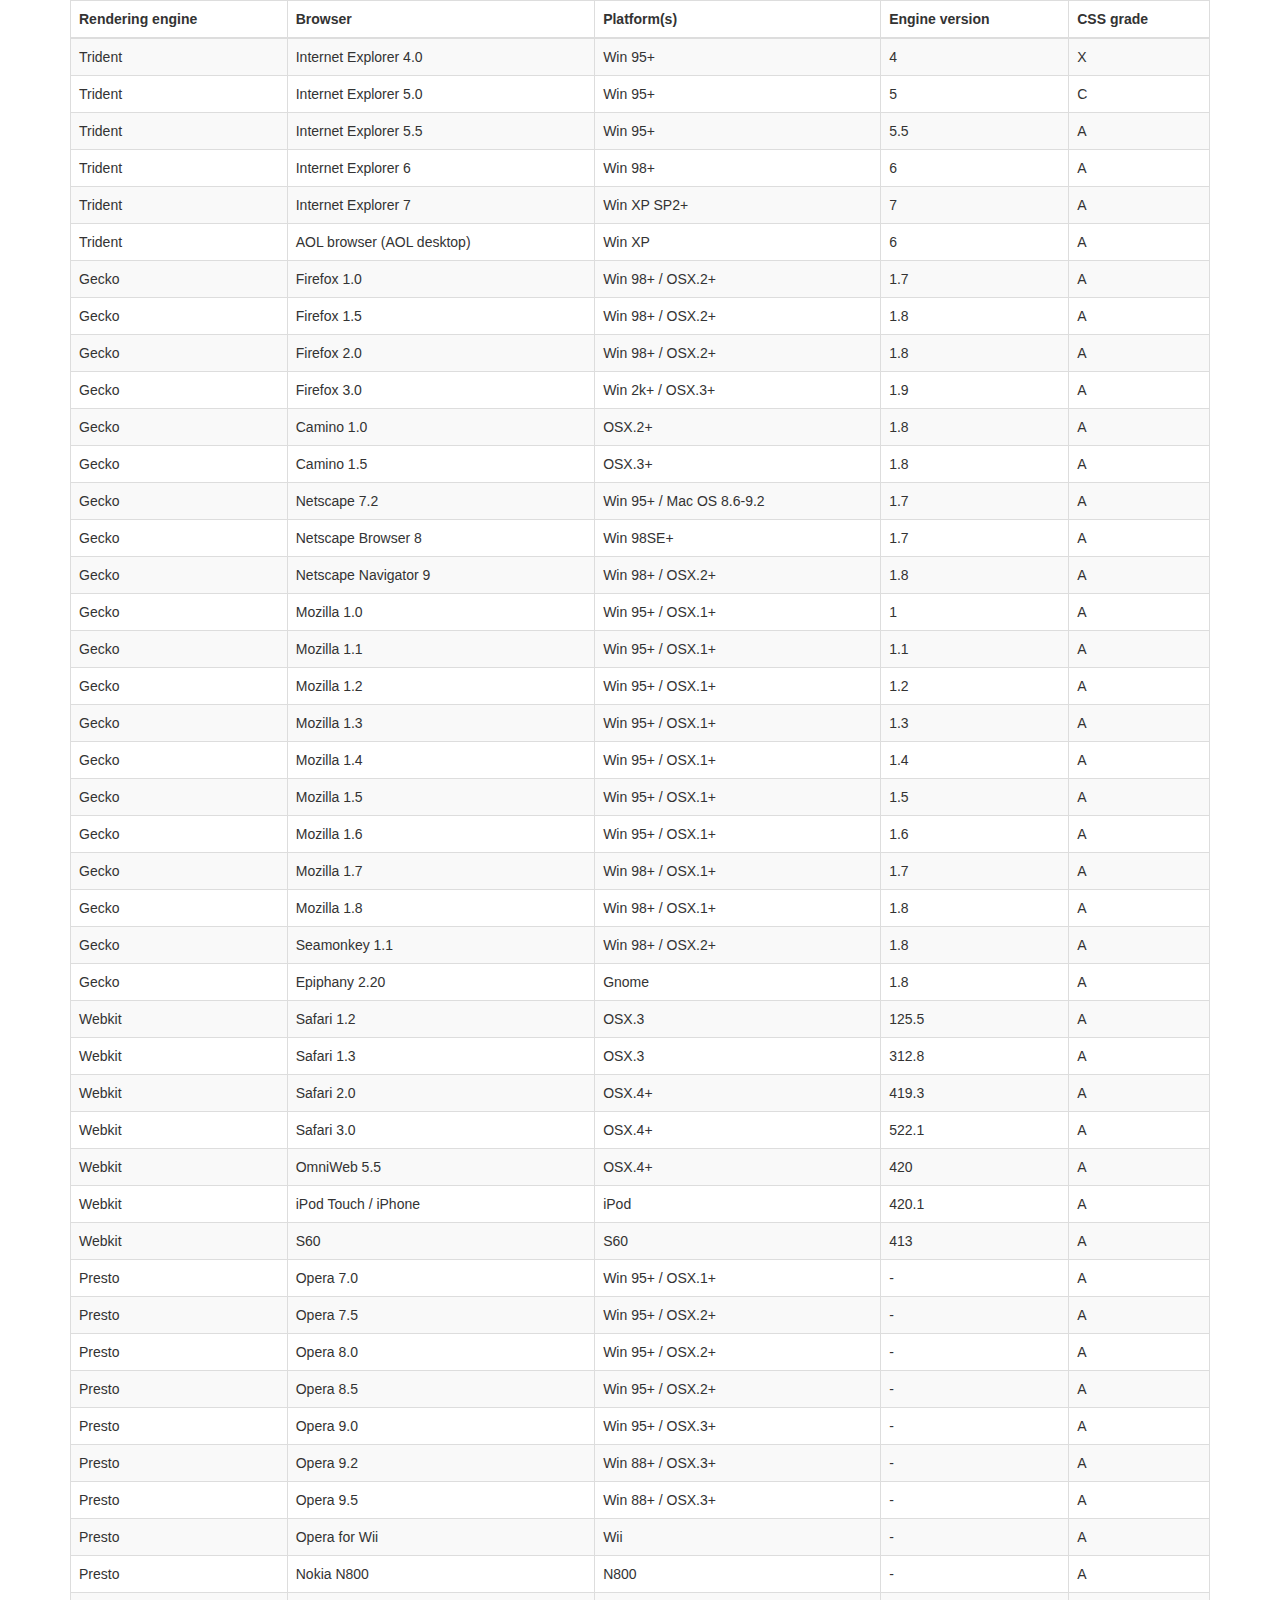
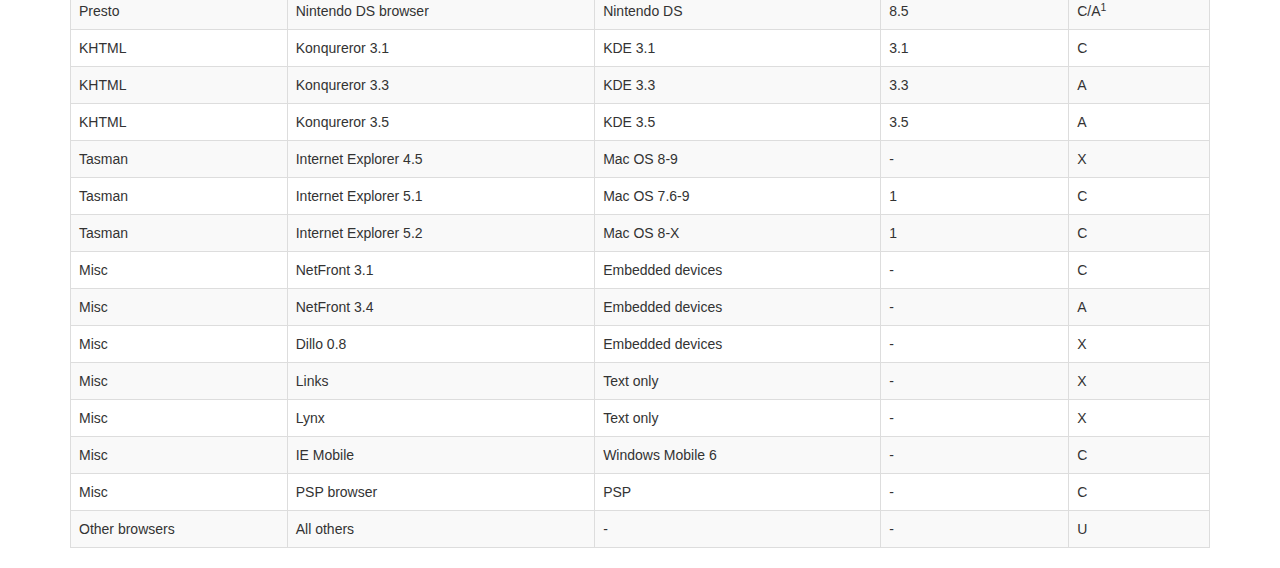
<file: vendor/datatables-plugins/index.html>
<!DOCTYPE HTML PUBLIC "-//W3C//DTD HTML 4.01//EN" "http://www.w3.org/TR/html4/strict.dtd">
<html>
	<head>
		<meta http-equiv="content-type" content="text/html; charset=utf-8" />
		
		<title>DataTables Bootstrap 3 example</title>

		<link rel="stylesheet" type="text/css" href="//maxcdn.bootstrapcdn.com/bootstrap/3.3.0/css/bootstrap.min.css">
		<link rel="stylesheet" type="text/css" href="dataTables.bootstrap.css">

		<script type="text/javascript" language="javascript" src="//code.jquery.com/jquery-1.11.1.min.js"></script>
		<script type="text/javascript" language="javascript" src="//cdn.datatables.net/1.10.3/js/jquery.dataTables.min.js"></script>
		<script type="text/javascript" language="javascript" src="dataTables.bootstrap.js"></script>
		<script type="text/javascript" charset="utf-8">
			$(document).ready(function() {
				$('#example').dataTable();
			} );
		</script>
	</head>
	<body>
		<div class="container">
			
<table cellpadding="0" cellspacing="0" border="0" class="table table-striped table-bordered" id="example">
	<thead>
		<tr>
			<th>Rendering engine</th>
			<th>Browser</th>
			<th>Platform(s)</th>
			<th>Engine version</th>
			<th>CSS grade</th>
		</tr>
	</thead>
	<tbody>
		<tr class="odd gradeX">
			<td>Trident</td>
			<td>Internet
				 Explorer 4.0</td>
			<td>Win 95+</td>
			<td class="center"> 4</td>
			<td class="center">X</td>
		</tr>
		<tr class="even gradeC">
			<td>Trident</td>
			<td>Internet
				 Explorer 5.0</td>
			<td>Win 95+</td>
			<td class="center">5</td>
			<td class="center">C</td>
		</tr>
		<tr class="odd gradeA">
			<td>Trident</td>
			<td>Internet
				 Explorer 5.5</td>
			<td>Win 95+</td>
			<td class="center">5.5</td>
			<td class="center">A</td>
		</tr>
		<tr class="even gradeA">
			<td>Trident</td>
			<td>Internet
				 Explorer 6</td>
			<td>Win 98+</td>
			<td class="center">6</td>
			<td class="center">A</td>
		</tr>
		<tr class="odd gradeA">
			<td>Trident</td>
			<td>Internet Explorer 7</td>
			<td>Win XP SP2+</td>
			<td class="center">7</td>
			<td class="center">A</td>
		</tr>
		<tr class="even gradeA">
			<td>Trident</td>
			<td>AOL browser (AOL desktop)</td>
			<td>Win XP</td>
			<td class="center">6</td>
			<td class="center">A</td>
		</tr>
		<tr class="gradeA">
			<td>Gecko</td>
			<td>Firefox 1.0</td>
			<td>Win 98+ / OSX.2+</td>
			<td class="center">1.7</td>
			<td class="center">A</td>
		</tr>
		<tr class="gradeA">
			<td>Gecko</td>
			<td>Firefox 1.5</td>
			<td>Win 98+ / OSX.2+</td>
			<td class="center">1.8</td>
			<td class="center">A</td>
		</tr>
		<tr class="gradeA">
			<td>Gecko</td>
			<td>Firefox 2.0</td>
			<td>Win 98+ / OSX.2+</td>
			<td class="center">1.8</td>
			<td class="center">A</td>
		</tr>
		<tr class="gradeA">
			<td>Gecko</td>
			<td>Firefox 3.0</td>
			<td>Win 2k+ / OSX.3+</td>
			<td class="center">1.9</td>
			<td class="center">A</td>
		</tr>
		<tr class="gradeA">
			<td>Gecko</td>
			<td>Camino 1.0</td>
			<td>OSX.2+</td>
			<td class="center">1.8</td>
			<td class="center">A</td>
		</tr>
		<tr class="gradeA">
			<td>Gecko</td>
			<td>Camino 1.5</td>
			<td>OSX.3+</td>
			<td class="center">1.8</td>
			<td class="center">A</td>
		</tr>
		<tr class="gradeA">
			<td>Gecko</td>
			<td>Netscape 7.2</td>
			<td>Win 95+ / Mac OS 8.6-9.2</td>
			<td class="center">1.7</td>
			<td class="center">A</td>
		</tr>
		<tr class="gradeA">
			<td>Gecko</td>
			<td>Netscape Browser 8</td>
			<td>Win 98SE+</td>
			<td class="center">1.7</td>
			<td class="center">A</td>
		</tr>
		<tr class="gradeA">
			<td>Gecko</td>
			<td>Netscape Navigator 9</td>
			<td>Win 98+ / OSX.2+</td>
			<td class="center">1.8</td>
			<td class="center">A</td>
		</tr>
		<tr class="gradeA">
			<td>Gecko</td>
			<td>Mozilla 1.0</td>
			<td>Win 95+ / OSX.1+</td>
			<td class="center">1</td>
			<td class="center">A</td>
		</tr>
		<tr class="gradeA">
			<td>Gecko</td>
			<td>Mozilla 1.1</td>
			<td>Win 95+ / OSX.1+</td>
			<td class="center">1.1</td>
			<td class="center">A</td>
		</tr>
		<tr class="gradeA">
			<td>Gecko</td>
			<td>Mozilla 1.2</td>
			<td>Win 95+ / OSX.1+</td>
			<td class="center">1.2</td>
			<td class="center">A</td>
		</tr>
		<tr class="gradeA">
			<td>Gecko</td>
			<td>Mozilla 1.3</td>
			<td>Win 95+ / OSX.1+</td>
			<td class="center">1.3</td>
			<td class="center">A</td>
		</tr>
		<tr class="gradeA">
			<td>Gecko</td>
			<td>Mozilla 1.4</td>
			<td>Win 95+ / OSX.1+</td>
			<td class="center">1.4</td>
			<td class="center">A</td>
		</tr>
		<tr class="gradeA">
			<td>Gecko</td>
			<td>Mozilla 1.5</td>
			<td>Win 95+ / OSX.1+</td>
			<td class="center">1.5</td>
			<td class="center">A</td>
		</tr>
		<tr class="gradeA">
			<td>Gecko</td>
			<td>Mozilla 1.6</td>
			<td>Win 95+ / OSX.1+</td>
			<td class="center">1.6</td>
			<td class="center">A</td>
		</tr>
		<tr class="gradeA">
			<td>Gecko</td>
			<td>Mozilla 1.7</td>
			<td>Win 98+ / OSX.1+</td>
			<td class="center">1.7</td>
			<td class="center">A</td>
		</tr>
		<tr class="gradeA">
			<td>Gecko</td>
			<td>Mozilla 1.8</td>
			<td>Win 98+ / OSX.1+</td>
			<td class="center">1.8</td>
			<td class="center">A</td>
		</tr>
		<tr class="gradeA">
			<td>Gecko</td>
			<td>Seamonkey 1.1</td>
			<td>Win 98+ / OSX.2+</td>
			<td class="center">1.8</td>
			<td class="center">A</td>
		</tr>
		<tr class="gradeA">
			<td>Gecko</td>
			<td>Epiphany 2.20</td>
			<td>Gnome</td>
			<td class="center">1.8</td>
			<td class="center">A</td>
		</tr>
		<tr class="gradeA">
			<td>Webkit</td>
			<td>Safari 1.2</td>
			<td>OSX.3</td>
			<td class="center">125.5</td>
			<td class="center">A</td>
		</tr>
		<tr class="gradeA">
			<td>Webkit</td>
			<td>Safari 1.3</td>
			<td>OSX.3</td>
			<td class="center">312.8</td>
			<td class="center">A</td>
		</tr>
		<tr class="gradeA">
			<td>Webkit</td>
			<td>Safari 2.0</td>
			<td>OSX.4+</td>
			<td class="center">419.3</td>
			<td class="center">A</td>
		</tr>
		<tr class="gradeA">
			<td>Webkit</td>
			<td>Safari 3.0</td>
			<td>OSX.4+</td>
			<td class="center">522.1</td>
			<td class="center">A</td>
		</tr>
		<tr class="gradeA">
			<td>Webkit</td>
			<td>OmniWeb 5.5</td>
			<td>OSX.4+</td>
			<td class="center">420</td>
			<td class="center">A</td>
		</tr>
		<tr class="gradeA">
			<td>Webkit</td>
			<td>iPod Touch / iPhone</td>
			<td>iPod</td>
			<td class="center">420.1</td>
			<td class="center">A</td>
		</tr>
		<tr class="gradeA">
			<td>Webkit</td>
			<td>S60</td>
			<td>S60</td>
			<td class="center">413</td>
			<td class="center">A</td>
		</tr>
		<tr class="gradeA">
			<td>Presto</td>
			<td>Opera 7.0</td>
			<td>Win 95+ / OSX.1+</td>
			<td class="center">-</td>
			<td class="center">A</td>
		</tr>
		<tr class="gradeA">
			<td>Presto</td>
			<td>Opera 7.5</td>
			<td>Win 95+ / OSX.2+</td>
			<td class="center">-</td>
			<td class="center">A</td>
		</tr>
		<tr class="gradeA">
			<td>Presto</td>
			<td>Opera 8.0</td>
			<td>Win 95+ / OSX.2+</td>
			<td class="center">-</td>
			<td class="center">A</td>
		</tr>
		<tr class="gradeA">
			<td>Presto</td>
			<td>Opera 8.5</td>
			<td>Win 95+ / OSX.2+</td>
			<td class="center">-</td>
			<td class="center">A</td>
		</tr>
		<tr class="gradeA">
			<td>Presto</td>
			<td>Opera 9.0</td>
			<td>Win 95+ / OSX.3+</td>
			<td class="center">-</td>
			<td class="center">A</td>
		</tr>
		<tr class="gradeA">
			<td>Presto</td>
			<td>Opera 9.2</td>
			<td>Win 88+ / OSX.3+</td>
			<td class="center">-</td>
			<td class="center">A</td>
		</tr>
		<tr class="gradeA">
			<td>Presto</td>
			<td>Opera 9.5</td>
			<td>Win 88+ / OSX.3+</td>
			<td class="center">-</td>
			<td class="center">A</td>
		</tr>
		<tr class="gradeA">
			<td>Presto</td>
			<td>Opera for Wii</td>
			<td>Wii</td>
			<td class="center">-</td>
			<td class="center">A</td>
		</tr>
		<tr class="gradeA">
			<td>Presto</td>
			<td>Nokia N800</td>
			<td>N800</td>
			<td class="center">-</td>
			<td class="center">A</td>
		</tr>
		<tr class="gradeA">
			<td>Presto</td>
			<td>Nintendo DS browser</td>
			<td>Nintendo DS</td>
			<td class="center">8.5</td>
			<td class="center">C/A<sup>1</sup></td>
		</tr>
		<tr class="gradeC">
			<td>KHTML</td>
			<td>Konqureror 3.1</td>
			<td>KDE 3.1</td>
			<td class="center">3.1</td>
			<td class="center">C</td>
		</tr>
		<tr class="gradeA">
			<td>KHTML</td>
			<td>Konqureror 3.3</td>
			<td>KDE 3.3</td>
			<td class="center">3.3</td>
			<td class="center">A</td>
		</tr>
		<tr class="gradeA">
			<td>KHTML</td>
			<td>Konqureror 3.5</td>
			<td>KDE 3.5</td>
			<td class="center">3.5</td>
			<td class="center">A</td>
		</tr>
		<tr class="gradeX">
			<td>Tasman</td>
			<td>Internet Explorer 4.5</td>
			<td>Mac OS 8-9</td>
			<td class="center">-</td>
			<td class="center">X</td>
		</tr>
		<tr class="gradeC">
			<td>Tasman</td>
			<td>Internet Explorer 5.1</td>
			<td>Mac OS 7.6-9</td>
			<td class="center">1</td>
			<td class="center">C</td>
		</tr>
		<tr class="gradeC">
			<td>Tasman</td>
			<td>Internet Explorer 5.2</td>
			<td>Mac OS 8-X</td>
			<td class="center">1</td>
			<td class="center">C</td>
		</tr>
		<tr class="gradeA">
			<td>Misc</td>
			<td>NetFront 3.1</td>
			<td>Embedded devices</td>
			<td class="center">-</td>
			<td class="center">C</td>
		</tr>
		<tr class="gradeA">
			<td>Misc</td>
			<td>NetFront 3.4</td>
			<td>Embedded devices</td>
			<td class="center">-</td>
			<td class="center">A</td>
		</tr>
		<tr class="gradeX">
			<td>Misc</td>
			<td>Dillo 0.8</td>
			<td>Embedded devices</td>
			<td class="center">-</td>
			<td class="center">X</td>
		</tr>
		<tr class="gradeX">
			<td>Misc</td>
			<td>Links</td>
			<td>Text only</td>
			<td class="center">-</td>
			<td class="center">X</td>
		</tr>
		<tr class="gradeX">
			<td>Misc</td>
			<td>Lynx</td>
			<td>Text only</td>
			<td class="center">-</td>
			<td class="center">X</td>
		</tr>
		<tr class="gradeC">
			<td>Misc</td>
			<td>IE Mobile</td>
			<td>Windows Mobile 6</td>
			<td class="center">-</td>
			<td class="center">C</td>
		</tr>
		<tr class="gradeC">
			<td>Misc</td>
			<td>PSP browser</td>
			<td>PSP</td>
			<td class="center">-</td>
			<td class="center">C</td>
		</tr>
		<tr class="gradeU">
			<td>Other browsers</td>
			<td>All others</td>
			<td>-</td>
			<td class="center">-</td>
			<td class="center">U</td>
		</tr>
	</tbody>
</table>
			
		</div>
	</body>
</html>
</file>
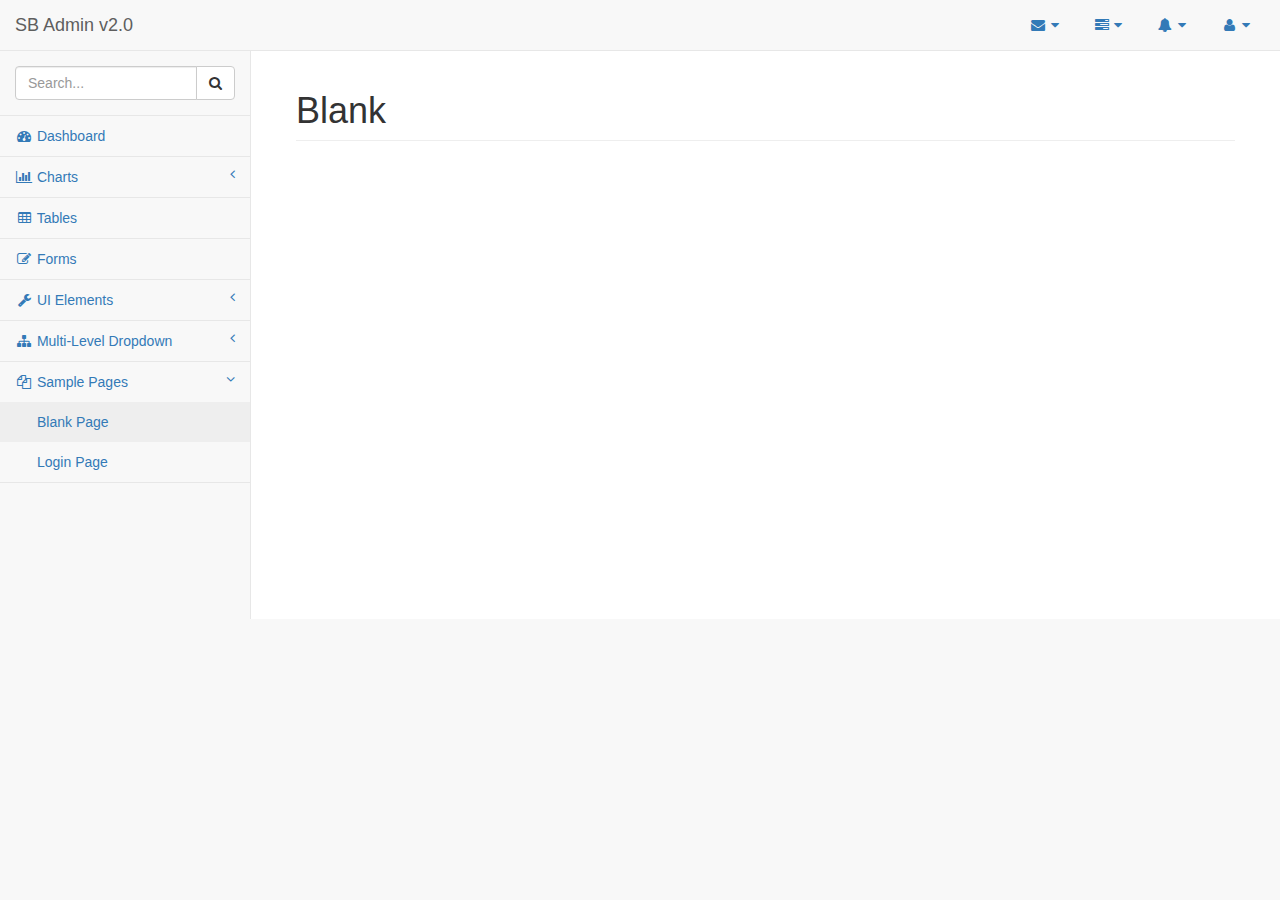
<file: pages/blank.html>
<!DOCTYPE html>
<html lang="en">

<head>

    <meta charset="utf-8">
    <meta http-equiv="X-UA-Compatible" content="IE=edge">
    <meta name="viewport" content="width=device-width, initial-scale=1">
    <meta name="description" content="">
    <meta name="author" content="">

    <title>SB Admin 2 - Bootstrap Admin Theme</title>

    <!-- Bootstrap Core CSS -->
    <link href="../vendor/bootstrap/css/bootstrap.min.css" rel="stylesheet">

    <!-- MetisMenu CSS -->
    <link href="../vendor/metisMenu/metisMenu.min.css" rel="stylesheet">

    <!-- Custom CSS -->
    <link href="../dist/css/sb-admin-2.css" rel="stylesheet">

    <!-- Custom Fonts -->
    <link href="../vendor/font-awesome/css/font-awesome.min.css" rel="stylesheet" type="text/css">

    <!-- HTML5 Shim and Respond.js IE8 support of HTML5 elements and media queries -->
    <!-- WARNING: Respond.js doesn't work if you view the page via file:// -->
    <!--[if lt IE 9]>
        <script src="https://oss.maxcdn.com/libs/html5shiv/3.7.0/html5shiv.js"></script>
        <script src="https://oss.maxcdn.com/libs/respond.js/1.4.2/respond.min.js"></script>
    <![endif]-->

</head>

<body>

    <div id="wrapper">

        <!-- Navigation -->
        <nav class="navbar navbar-default navbar-static-top" role="navigation" style="margin-bottom: 0">
            <div class="navbar-header">
                <button type="button" class="navbar-toggle" data-toggle="collapse" data-target=".navbar-collapse">
                    <span class="sr-only">Toggle navigation</span>
                    <span class="icon-bar"></span>
                    <span class="icon-bar"></span>
                    <span class="icon-bar"></span>
                </button>
                <a class="navbar-brand" href="index.html">SB Admin v2.0</a>
            </div>
            <!-- /.navbar-header -->

            <ul class="nav navbar-top-links navbar-right">
                <li class="dropdown">
                    <a class="dropdown-toggle" data-toggle="dropdown" href="#">
                        <i class="fa fa-envelope fa-fw"></i> <i class="fa fa-caret-down"></i>
                    </a>
                    <ul class="dropdown-menu dropdown-messages">
                        <li>
                            <a href="#">
                                <div>
                                    <strong>John Smith</strong>
                                    <span class="pull-right text-muted">
                                        <em>Yesterday</em>
                                    </span>
                                </div>
                                <div>Lorem ipsum dolor sit amet, consectetur adipiscing elit. Pellentesque eleifend...</div>
                            </a>
                        </li>
                        <li class="divider"></li>
                        <li>
                            <a href="#">
                                <div>
                                    <strong>John Smith</strong>
                                    <span class="pull-right text-muted">
                                        <em>Yesterday</em>
                                    </span>
                                </div>
                                <div>Lorem ipsum dolor sit amet, consectetur adipiscing elit. Pellentesque eleifend...</div>
                            </a>
                        </li>
                        <li class="divider"></li>
                        <li>
                            <a href="#">
                                <div>
                                    <strong>John Smith</strong>
                                    <span class="pull-right text-muted">
                                        <em>Yesterday</em>
                                    </span>
                                </div>
                                <div>Lorem ipsum dolor sit amet, consectetur adipiscing elit. Pellentesque eleifend...</div>
                            </a>
                        </li>
                        <li class="divider"></li>
                        <li>
                            <a class="text-center" href="#">
                                <strong>Read All Messages</strong>
                                <i class="fa fa-angle-right"></i>
                            </a>
                        </li>
                    </ul>
                    <!-- /.dropdown-messages -->
                </li>
                <!-- /.dropdown -->
                <li class="dropdown">
                    <a class="dropdown-toggle" data-toggle="dropdown" href="#">
                        <i class="fa fa-tasks fa-fw"></i> <i class="fa fa-caret-down"></i>
                    </a>
                    <ul class="dropdown-menu dropdown-tasks">
                        <li>
                            <a href="#">
                                <div>
                                    <p>
                                        <strong>Task 1</strong>
                                        <span class="pull-right text-muted">40% Complete</span>
                                    </p>
                                    <div class="progress progress-striped active">
                                        <div class="progress-bar progress-bar-success" role="progressbar" aria-valuenow="40" aria-valuemin="0" aria-valuemax="100" style="width: 40%">
                                            <span class="sr-only">40% Complete (success)</span>
                                        </div>
                                    </div>
                                </div>
                            </a>
                        </li>
                        <li class="divider"></li>
                        <li>
                            <a href="#">
                                <div>
                                    <p>
                                        <strong>Task 2</strong>
                                        <span class="pull-right text-muted">20% Complete</span>
                                    </p>
                                    <div class="progress progress-striped active">
                                        <div class="progress-bar progress-bar-info" role="progressbar" aria-valuenow="20" aria-valuemin="0" aria-valuemax="100" style="width: 20%">
                                            <span class="sr-only">20% Complete</span>
                                        </div>
                                    </div>
                                </div>
                            </a>
                        </li>
                        <li class="divider"></li>
                        <li>
                            <a href="#">
                                <div>
                                    <p>
                                        <strong>Task 3</strong>
                                        <span class="pull-right text-muted">60% Complete</span>
                                    </p>
                                    <div class="progress progress-striped active">
                                        <div class="progress-bar progress-bar-warning" role="progressbar" aria-valuenow="60" aria-valuemin="0" aria-valuemax="100" style="width: 60%">
                                            <span class="sr-only">60% Complete (warning)</span>
                                        </div>
                                    </div>
                                </div>
                            </a>
                        </li>
                        <li class="divider"></li>
                        <li>
                            <a href="#">
                                <div>
                                    <p>
                                        <strong>Task 4</strong>
                                        <span class="pull-right text-muted">80% Complete</span>
                                    </p>
                                    <div class="progress progress-striped active">
                                        <div class="progress-bar progress-bar-danger" role="progressbar" aria-valuenow="80" aria-valuemin="0" aria-valuemax="100" style="width: 80%">
                                            <span class="sr-only">80% Complete (danger)</span>
                                        </div>
                                    </div>
                                </div>
                            </a>
                        </li>
                        <li class="divider"></li>
                        <li>
                            <a class="text-center" href="#">
                                <strong>See All Tasks</strong>
                                <i class="fa fa-angle-right"></i>
                            </a>
                        </li>
                    </ul>
                    <!-- /.dropdown-tasks -->
                </li>
                <!-- /.dropdown -->
                <li class="dropdown">
                    <a class="dropdown-toggle" data-toggle="dropdown" href="#">
                        <i class="fa fa-bell fa-fw"></i> <i class="fa fa-caret-down"></i>
                    </a>
                    <ul class="dropdown-menu dropdown-alerts">
                        <li>
                            <a href="#">
                                <div>
                                    <i class="fa fa-comment fa-fw"></i> New Comment
                                    <span class="pull-right text-muted small">4 minutes ago</span>
                                </div>
                            </a>
                        </li>
                        <li class="divider"></li>
                        <li>
                            <a href="#">
                                <div>
                                    <i class="fa fa-twitter fa-fw"></i> 3 New Followers
                                    <span class="pull-right text-muted small">12 minutes ago</span>
                                </div>
                            </a>
                        </li>
                        <li class="divider"></li>
                        <li>
                            <a href="#">
                                <div>
                                    <i class="fa fa-envelope fa-fw"></i> Message Sent
                                    <span class="pull-right text-muted small">4 minutes ago</span>
                                </div>
                            </a>
                        </li>
                        <li class="divider"></li>
                        <li>
                            <a href="#">
                                <div>
                                    <i class="fa fa-tasks fa-fw"></i> New Task
                                    <span class="pull-right text-muted small">4 minutes ago</span>
                                </div>
                            </a>
                        </li>
                        <li class="divider"></li>
                        <li>
                            <a href="#">
                                <div>
                                    <i class="fa fa-upload fa-fw"></i> Server Rebooted
                                    <span class="pull-right text-muted small">4 minutes ago</span>
                                </div>
                            </a>
                        </li>
                        <li class="divider"></li>
                        <li>
                            <a class="text-center" href="#">
                                <strong>See All Alerts</strong>
                                <i class="fa fa-angle-right"></i>
                            </a>
                        </li>
                    </ul>
                    <!-- /.dropdown-alerts -->
                </li>
                <!-- /.dropdown -->
                <li class="dropdown">
                    <a class="dropdown-toggle" data-toggle="dropdown" href="#">
                        <i class="fa fa-user fa-fw"></i> <i class="fa fa-caret-down"></i>
                    </a>
                    <ul class="dropdown-menu dropdown-user">
                        <li><a href="#"><i class="fa fa-user fa-fw"></i> User Profile</a>
                        </li>
                        <li><a href="#"><i class="fa fa-gear fa-fw"></i> Settings</a>
                        </li>
                        <li class="divider"></li>
                        <li><a href="login.html"><i class="fa fa-sign-out fa-fw"></i> Logout</a>
                        </li>
                    </ul>
                    <!-- /.dropdown-user -->
                </li>
                <!-- /.dropdown -->
            </ul>
            <!-- /.navbar-top-links -->

            <div class="navbar-default sidebar" role="navigation">
                <div class="sidebar-nav navbar-collapse">
                    <ul class="nav" id="side-menu">
                        <li class="sidebar-search">
                            <div class="input-group custom-search-form">
                                <input type="text" class="form-control" placeholder="Search...">
                                <span class="input-group-btn">
                                    <button class="btn btn-default" type="button">
                                        <i class="fa fa-search"></i>
                                    </button>
                                </span>
                            </div>
                            <!-- /input-group -->
                        </li>
                        <li>
                            <a href="index.html"><i class="fa fa-dashboard fa-fw"></i> Dashboard</a>
                        </li>
                        <li>
                            <a href="#"><i class="fa fa-bar-chart-o fa-fw"></i> Charts<span class="fa arrow"></span></a>
                            <ul class="nav nav-second-level">
                                <li>
                                    <a href="flot.html">Flot Charts</a>
                                </li>
                                <li>
                                    <a href="morris.html">Morris.js Charts</a>
                                </li>
                            </ul>
                            <!-- /.nav-second-level -->
                        </li>
                        <li>
                            <a href="tables.html"><i class="fa fa-table fa-fw"></i> Tables</a>
                        </li>
                        <li>
                            <a href="forms.html"><i class="fa fa-edit fa-fw"></i> Forms</a>
                        </li>
                        <li>
                            <a href="#"><i class="fa fa-wrench fa-fw"></i> UI Elements<span class="fa arrow"></span></a>
                            <ul class="nav nav-second-level">
                                <li>
                                    <a href="panels-wells.html">Panels and Wells</a>
                                </li>
                                <li>
                                    <a href="buttons.html">Buttons</a>
                                </li>
                                <li>
                                    <a href="notifications.html">Notifications</a>
                                </li>
                                <li>
                                    <a href="typography.html">Typography</a>
                                </li>
                                <li>
                                    <a href="icons.html"> Icons</a>
                                </li>
                                <li>
                                    <a href="grid.html">Grid</a>
                                </li>
                            </ul>
                            <!-- /.nav-second-level -->
                        </li>
                        <li>
                            <a href="#"><i class="fa fa-sitemap fa-fw"></i> Multi-Level Dropdown<span class="fa arrow"></span></a>
                            <ul class="nav nav-second-level">
                                <li>
                                    <a href="#">Second Level Item</a>
                                </li>
                                <li>
                                    <a href="#">Second Level Item</a>
                                </li>
                                <li>
                                    <a href="#">Third Level <span class="fa arrow"></span></a>
                                    <ul class="nav nav-third-level">
                                        <li>
                                            <a href="#">Third Level Item</a>
                                        </li>
                                        <li>
                                            <a href="#">Third Level Item</a>
                                        </li>
                                        <li>
                                            <a href="#">Third Level Item</a>
                                        </li>
                                        <li>
                                            <a href="#">Third Level Item</a>
                                        </li>
                                    </ul>
                                    <!-- /.nav-third-level -->
                                </li>
                            </ul>
                            <!-- /.nav-second-level -->
                        </li>
                        <li class="active">
                            <a href="#"><i class="fa fa-files-o fa-fw"></i> Sample Pages<span class="fa arrow"></span></a>
                            <ul class="nav nav-second-level">
                                <li>
                                    <a class="active" href="blank.html">Blank Page</a>
                                </li>
                                <li>
                                    <a href="login.html">Login Page</a>
                                </li>
                            </ul>
                            <!-- /.nav-second-level -->
                        </li>
                    </ul>
                </div>
                <!-- /.sidebar-collapse -->
            </div>
            <!-- /.navbar-static-side -->
        </nav>

        <!-- Page Content -->
        <div id="page-wrapper">
            <div class="container-fluid">
                <div class="row">
                    <div class="col-lg-12">
                        <h1 class="page-header">Blank</h1>
                    </div>
                    <!-- /.col-lg-12 -->
                </div>
                <!-- /.row -->
            </div>
            <!-- /.container-fluid -->
        </div>
        <!-- /#page-wrapper -->

    </div>
    <!-- /#wrapper -->

    <!-- jQuery -->
    <script src="../vendor/jquery/jquery.min.js"></script>

    <!-- Bootstrap Core JavaScript -->
    <script src="../vendor/bootstrap/js/bootstrap.min.js"></script>

    <!-- Metis Menu Plugin JavaScript -->
    <script src="../vendor/metisMenu/metisMenu.min.js"></script>

    <!-- Custom Theme JavaScript -->
    <script src="../dist/js/sb-admin-2.js"></script>

</body>

</html>
</file>
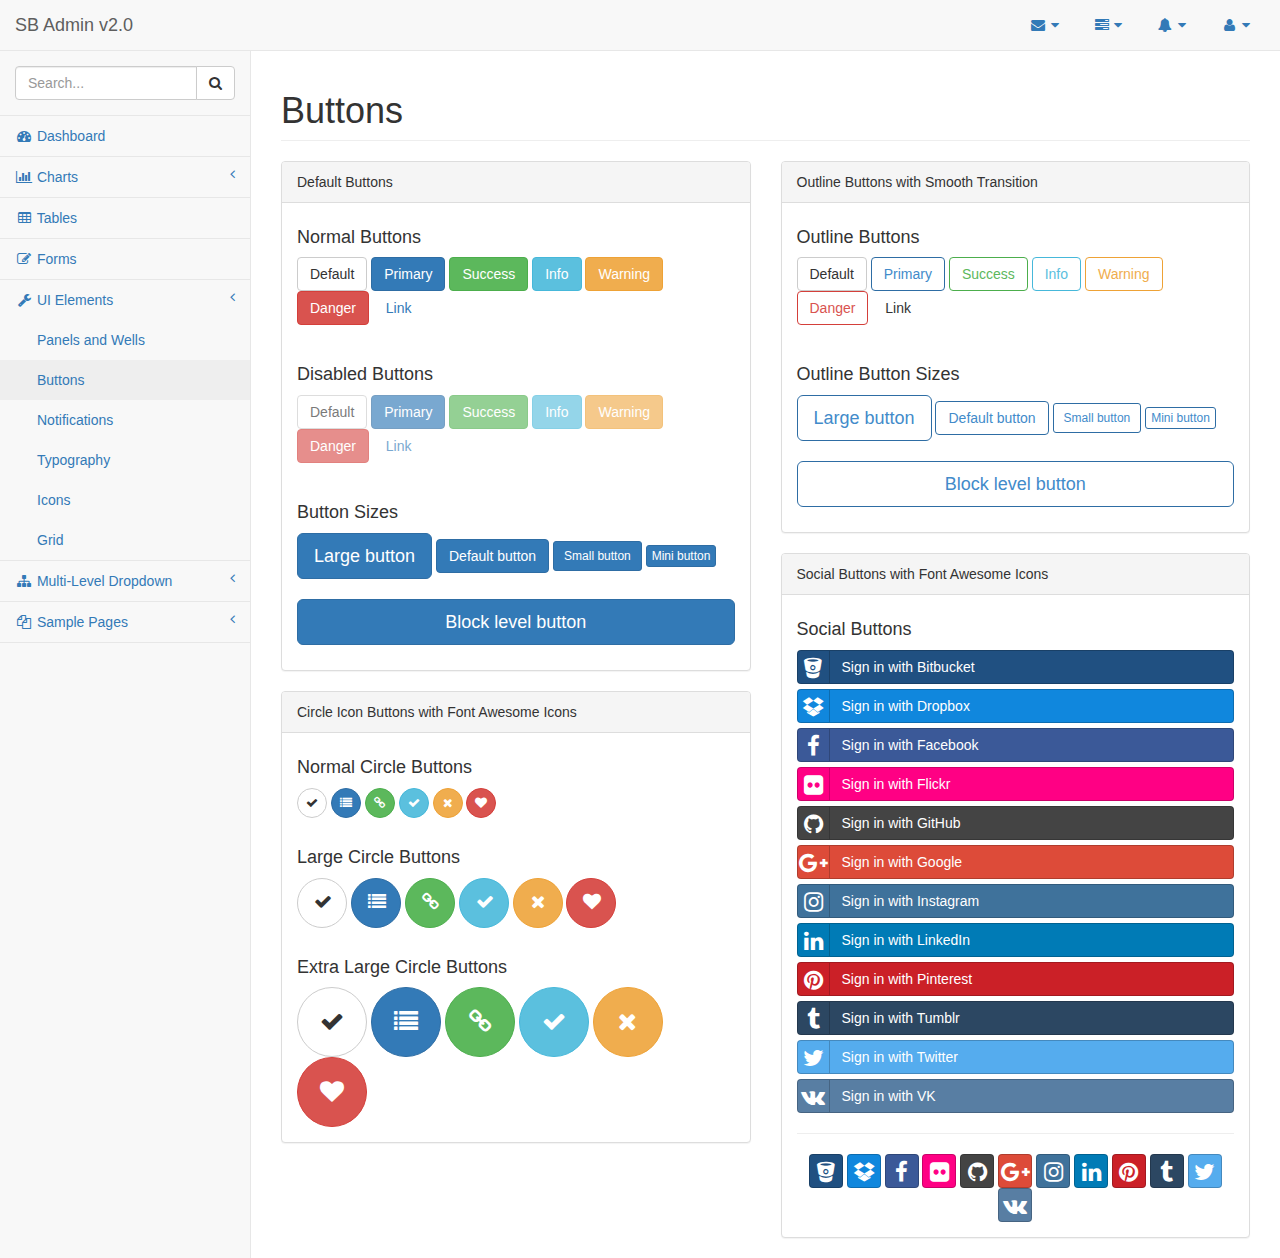
<file: pages/buttons.html>
<!DOCTYPE html>
<html lang="en">

<head>

    <meta charset="utf-8">
    <meta http-equiv="X-UA-Compatible" content="IE=edge">
    <meta name="viewport" content="width=device-width, initial-scale=1">
    <meta name="description" content="">
    <meta name="author" content="">

    <title>SB Admin 2 - Bootstrap Admin Theme</title>

    <!-- Bootstrap Core CSS -->
    <link href="../vendor/bootstrap/css/bootstrap.min.css" rel="stylesheet">

    <!-- MetisMenu CSS -->
    <link href="../vendor/metisMenu/metisMenu.min.css" rel="stylesheet">

    <!-- Social Buttons CSS -->
    <link href="../vendor/bootstrap-social/bootstrap-social.css" rel="stylesheet">

    <!-- Custom CSS -->
    <link href="../dist/css/sb-admin-2.css" rel="stylesheet">

    <!-- Custom Fonts -->
    <link href="../vendor/font-awesome/css/font-awesome.min.css" rel="stylesheet" type="text/css">

    <!-- HTML5 Shim and Respond.js IE8 support of HTML5 elements and media queries -->
    <!-- WARNING: Respond.js doesn't work if you view the page via file:// -->
    <!--[if lt IE 9]>
        <script src="https://oss.maxcdn.com/libs/html5shiv/3.7.0/html5shiv.js"></script>
        <script src="https://oss.maxcdn.com/libs/respond.js/1.4.2/respond.min.js"></script>
    <![endif]-->

</head>

<body>

    <div id="wrapper">

        <!-- Navigation -->
        <nav class="navbar navbar-default navbar-static-top" role="navigation" style="margin-bottom: 0">
            <div class="navbar-header">
                <button type="button" class="navbar-toggle" data-toggle="collapse" data-target=".navbar-collapse">
                    <span class="sr-only">Toggle navigation</span>
                    <span class="icon-bar"></span>
                    <span class="icon-bar"></span>
                    <span class="icon-bar"></span>
                </button>
                <a class="navbar-brand" href="index.html">SB Admin v2.0</a>
            </div>
            <!-- /.navbar-header -->

            <ul class="nav navbar-top-links navbar-right">
                <li class="dropdown">
                    <a class="dropdown-toggle" data-toggle="dropdown" href="#">
                        <i class="fa fa-envelope fa-fw"></i> <i class="fa fa-caret-down"></i>
                    </a>
                    <ul class="dropdown-menu dropdown-messages">
                        <li>
                            <a href="#">
                                <div>
                                    <strong>John Smith</strong>
                                    <span class="pull-right text-muted">
                                        <em>Yesterday</em>
                                    </span>
                                </div>
                                <div>Lorem ipsum dolor sit amet, consectetur adipiscing elit. Pellentesque eleifend...</div>
                            </a>
                        </li>
                        <li class="divider"></li>
                        <li>
                            <a href="#">
                                <div>
                                    <strong>John Smith</strong>
                                    <span class="pull-right text-muted">
                                        <em>Yesterday</em>
                                    </span>
                                </div>
                                <div>Lorem ipsum dolor sit amet, consectetur adipiscing elit. Pellentesque eleifend...</div>
                            </a>
                        </li>
                        <li class="divider"></li>
                        <li>
                            <a href="#">
                                <div>
                                    <strong>John Smith</strong>
                                    <span class="pull-right text-muted">
                                        <em>Yesterday</em>
                                    </span>
                                </div>
                                <div>Lorem ipsum dolor sit amet, consectetur adipiscing elit. Pellentesque eleifend...</div>
                            </a>
                        </li>
                        <li class="divider"></li>
                        <li>
                            <a class="text-center" href="#">
                                <strong>Read All Messages</strong>
                                <i class="fa fa-angle-right"></i>
                            </a>
                        </li>
                    </ul>
                    <!-- /.dropdown-messages -->
                </li>
                <!-- /.dropdown -->
                <li class="dropdown">
                    <a class="dropdown-toggle" data-toggle="dropdown" href="#">
                        <i class="fa fa-tasks fa-fw"></i> <i class="fa fa-caret-down"></i>
                    </a>
                    <ul class="dropdown-menu dropdown-tasks">
                        <li>
                            <a href="#">
                                <div>
                                    <p>
                                        <strong>Task 1</strong>
                                        <span class="pull-right text-muted">40% Complete</span>
                                    </p>
                                    <div class="progress progress-striped active">
                                        <div class="progress-bar progress-bar-success" role="progressbar" aria-valuenow="40" aria-valuemin="0" aria-valuemax="100" style="width: 40%">
                                            <span class="sr-only">40% Complete (success)</span>
                                        </div>
                                    </div>
                                </div>
                            </a>
                        </li>
                        <li class="divider"></li>
                        <li>
                            <a href="#">
                                <div>
                                    <p>
                                        <strong>Task 2</strong>
                                        <span class="pull-right text-muted">20% Complete</span>
                                    </p>
                                    <div class="progress progress-striped active">
                                        <div class="progress-bar progress-bar-info" role="progressbar" aria-valuenow="20" aria-valuemin="0" aria-valuemax="100" style="width: 20%">
                                            <span class="sr-only">20% Complete</span>
                                        </div>
                                    </div>
                                </div>
                            </a>
                        </li>
                        <li class="divider"></li>
                        <li>
                            <a href="#">
                                <div>
                                    <p>
                                        <strong>Task 3</strong>
                                        <span class="pull-right text-muted">60% Complete</span>
                                    </p>
                                    <div class="progress progress-striped active">
                                        <div class="progress-bar progress-bar-warning" role="progressbar" aria-valuenow="60" aria-valuemin="0" aria-valuemax="100" style="width: 60%">
                                            <span class="sr-only">60% Complete (warning)</span>
                                        </div>
                                    </div>
                                </div>
                            </a>
                        </li>
                        <li class="divider"></li>
                        <li>
                            <a href="#">
                                <div>
                                    <p>
                                        <strong>Task 4</strong>
                                        <span class="pull-right text-muted">80% Complete</span>
                                    </p>
                                    <div class="progress progress-striped active">
                                        <div class="progress-bar progress-bar-danger" role="progressbar" aria-valuenow="80" aria-valuemin="0" aria-valuemax="100" style="width: 80%">
                                            <span class="sr-only">80% Complete (danger)</span>
                                        </div>
                                    </div>
                                </div>
                            </a>
                        </li>
                        <li class="divider"></li>
                        <li>
                            <a class="text-center" href="#">
                                <strong>See All Tasks</strong>
                                <i class="fa fa-angle-right"></i>
                            </a>
                        </li>
                    </ul>
                    <!-- /.dropdown-tasks -->
                </li>
                <!-- /.dropdown -->
                <li class="dropdown">
                    <a class="dropdown-toggle" data-toggle="dropdown" href="#">
                        <i class="fa fa-bell fa-fw"></i> <i class="fa fa-caret-down"></i>
                    </a>
                    <ul class="dropdown-menu dropdown-alerts">
                        <li>
                            <a href="#">
                                <div>
                                    <i class="fa fa-comment fa-fw"></i> New Comment
                                    <span class="pull-right text-muted small">4 minutes ago</span>
                                </div>
                            </a>
                        </li>
                        <li class="divider"></li>
                        <li>
                            <a href="#">
                                <div>
                                    <i class="fa fa-twitter fa-fw"></i> 3 New Followers
                                    <span class="pull-right text-muted small">12 minutes ago</span>
                                </div>
                            </a>
                        </li>
                        <li class="divider"></li>
                        <li>
                            <a href="#">
                                <div>
                                    <i class="fa fa-envelope fa-fw"></i> Message Sent
                                    <span class="pull-right text-muted small">4 minutes ago</span>
                                </div>
                            </a>
                        </li>
                        <li class="divider"></li>
                        <li>
                            <a href="#">
                                <div>
                                    <i class="fa fa-tasks fa-fw"></i> New Task
                                    <span class="pull-right text-muted small">4 minutes ago</span>
                                </div>
                            </a>
                        </li>
                        <li class="divider"></li>
                        <li>
                            <a href="#">
                                <div>
                                    <i class="fa fa-upload fa-fw"></i> Server Rebooted
                                    <span class="pull-right text-muted small">4 minutes ago</span>
                                </div>
                            </a>
                        </li>
                        <li class="divider"></li>
                        <li>
                            <a class="text-center" href="#">
                                <strong>See All Alerts</strong>
                                <i class="fa fa-angle-right"></i>
                            </a>
                        </li>
                    </ul>
                    <!-- /.dropdown-alerts -->
                </li>
                <!-- /.dropdown -->
                <li class="dropdown">
                    <a class="dropdown-toggle" data-toggle="dropdown" href="#">
                        <i class="fa fa-user fa-fw"></i> <i class="fa fa-caret-down"></i>
                    </a>
                    <ul class="dropdown-menu dropdown-user">
                        <li><a href="#"><i class="fa fa-user fa-fw"></i> User Profile</a>
                        </li>
                        <li><a href="#"><i class="fa fa-gear fa-fw"></i> Settings</a>
                        </li>
                        <li class="divider"></li>
                        <li><a href="login.html"><i class="fa fa-sign-out fa-fw"></i> Logout</a>
                        </li>
                    </ul>
                    <!-- /.dropdown-user -->
                </li>
                <!-- /.dropdown -->
            </ul>
            <!-- /.navbar-top-links -->

            <div class="navbar-default sidebar" role="navigation">
                <div class="sidebar-nav navbar-collapse">
                    <ul class="nav" id="side-menu">
                        <li class="sidebar-search">
                            <div class="input-group custom-search-form">
                                <input type="text" class="form-control" placeholder="Search...">
                                <span class="input-group-btn">
                                <button class="btn btn-default" type="button">
                                    <i class="fa fa-search"></i>
                                </button>
                            </span>
                            </div>
                            <!-- /input-group -->
                        </li>
                        <li>
                            <a href="index.html"><i class="fa fa-dashboard fa-fw"></i> Dashboard</a>
                        </li>
                        <li>
                            <a href="#"><i class="fa fa-bar-chart-o fa-fw"></i> Charts<span class="fa arrow"></span></a>
                            <ul class="nav nav-second-level">
                                <li>
                                    <a href="flot.html">Flot Charts</a>
                                </li>
                                <li>
                                    <a href="morris.html">Morris.js Charts</a>
                                </li>
                            </ul>
                            <!-- /.nav-second-level -->
                        </li>
                        <li>
                            <a href="tables.html"><i class="fa fa-table fa-fw"></i> Tables</a>
                        </li>
                        <li>
                            <a href="forms.html"><i class="fa fa-edit fa-fw"></i> Forms</a>
                        </li>
                        <li>
                            <a href="#"><i class="fa fa-wrench fa-fw"></i> UI Elements<span class="fa arrow"></span></a>
                            <ul class="nav nav-second-level">
                                <li>
                                    <a href="panels-wells.html">Panels and Wells</a>
                                </li>
                                <li>
                                    <a href="buttons.html">Buttons</a>
                                </li>
                                <li>
                                    <a href="notifications.html">Notifications</a>
                                </li>
                                <li>
                                    <a href="typography.html">Typography</a>
                                </li>
                                <li>
                                    <a href="icons.html"> Icons</a>
                                </li>
                                <li>
                                    <a href="grid.html">Grid</a>
                                </li>
                            </ul>
                            <!-- /.nav-second-level -->
                        </li>
                        <li>
                            <a href="#"><i class="fa fa-sitemap fa-fw"></i> Multi-Level Dropdown<span class="fa arrow"></span></a>
                            <ul class="nav nav-second-level">
                                <li>
                                    <a href="#">Second Level Item</a>
                                </li>
                                <li>
                                    <a href="#">Second Level Item</a>
                                </li>
                                <li>
                                    <a href="#">Third Level <span class="fa arrow"></span></a>
                                    <ul class="nav nav-third-level">
                                        <li>
                                            <a href="#">Third Level Item</a>
                                        </li>
                                        <li>
                                            <a href="#">Third Level Item</a>
                                        </li>
                                        <li>
                                            <a href="#">Third Level Item</a>
                                        </li>
                                        <li>
                                            <a href="#">Third Level Item</a>
                                        </li>
                                    </ul>
                                    <!-- /.nav-third-level -->
                                </li>
                            </ul>
                            <!-- /.nav-second-level -->
                        </li>
                        <li>
                            <a href="#"><i class="fa fa-files-o fa-fw"></i> Sample Pages<span class="fa arrow"></span></a>
                            <ul class="nav nav-second-level">
                                <li>
                                    <a href="blank.html">Blank Page</a>
                                </li>
                                <li>
                                    <a href="login.html">Login Page</a>
                                </li>
                            </ul>
                            <!-- /.nav-second-level -->
                        </li>
                    </ul>
                </div>
                <!-- /.sidebar-collapse -->
            </div>
            <!-- /.navbar-static-side -->
        </nav>

        <!-- Page Content -->
        <div id="page-wrapper">
            <div class="row">
                <div class="col-lg-12">
                    <h1 class="page-header">Buttons</h1>
                </div>
                <!-- /.col-lg-12 -->
            </div>
            <!-- /.row -->
            <div class="row">
                <div class="col-lg-6">
                    <div class="panel panel-default">
                        <div class="panel-heading">
                            Default Buttons
                        </div>
                        <!-- /.panel-heading -->
                        <div class="panel-body">
                            <h4>Normal Buttons</h4>
                            <p>
                                <button type="button" class="btn btn-default">Default</button>
                                <button type="button" class="btn btn-primary">Primary</button>
                                <button type="button" class="btn btn-success">Success</button>
                                <button type="button" class="btn btn-info">Info</button>
                                <button type="button" class="btn btn-warning">Warning</button>
                                <button type="button" class="btn btn-danger">Danger</button>
                                <button type="button" class="btn btn-link">Link</button>
                            </p>
                            <br>
                            <h4>Disabled Buttons</h4>
                            <p>
                                <button type="button" class="btn btn-default disabled">Default</button>
                                <button type="button" class="btn btn-primary disabled">Primary</button>
                                <button type="button" class="btn btn-success disabled">Success</button>
                                <button type="button" class="btn btn-info disabled">Info</button>
                                <button type="button" class="btn btn-warning disabled">Warning</button>
                                <button type="button" class="btn btn-danger disabled">Danger</button>
                                <button type="button" class="btn btn-link disabled">Link</button>
                            </p>
                            <br>
                            <h4>Button Sizes</h4>
                            <p>
                                <button type="button" class="btn btn-primary btn-lg">Large button</button>
                                <button type="button" class="btn btn-primary">Default button</button>
                                <button type="button" class="btn btn-primary btn-sm">Small button</button>
                                <button type="button" class="btn btn-primary btn-xs">Mini button</button>
                                <br>
                                <br>
                                <button type="button" class="btn btn-primary btn-lg btn-block">Block level button</button>
                            </p>
                        </div>
                        <!-- /.panel-body -->
                    </div>
                    <!-- /.panel -->
                    <div class="panel panel-default">
                        <div class="panel-heading">
                            Circle Icon Buttons with Font Awesome Icons
                        </div>
                        <!-- /.panel-heading -->
                        <div class="panel-body">
                            <h4>Normal Circle Buttons</h4>
                            <button type="button" class="btn btn-default btn-circle"><i class="fa fa-check"></i>
                            </button>
                            <button type="button" class="btn btn-primary btn-circle"><i class="fa fa-list"></i>
                            </button>
                            <button type="button" class="btn btn-success btn-circle"><i class="fa fa-link"></i>
                            </button>
                            <button type="button" class="btn btn-info btn-circle"><i class="fa fa-check"></i>
                            </button>
                            <button type="button" class="btn btn-warning btn-circle"><i class="fa fa-times"></i>
                            </button>
                            <button type="button" class="btn btn-danger btn-circle"><i class="fa fa-heart"></i>
                            </button>
                            <br>
                            <br>
                            <h4>Large Circle Buttons</h4>
                            <button type="button" class="btn btn-default btn-circle btn-lg"><i class="fa fa-check"></i>
                            </button>
                            <button type="button" class="btn btn-primary btn-circle btn-lg"><i class="fa fa-list"></i>
                            </button>
                            <button type="button" class="btn btn-success btn-circle btn-lg"><i class="fa fa-link"></i>
                            </button>
                            <button type="button" class="btn btn-info btn-circle btn-lg"><i class="fa fa-check"></i>
                            </button>
                            <button type="button" class="btn btn-warning btn-circle btn-lg"><i class="fa fa-times"></i>
                            </button>
                            <button type="button" class="btn btn-danger btn-circle btn-lg"><i class="fa fa-heart"></i>
                            </button>
                            <br>
                            <br>
                            <h4>Extra Large Circle Buttons</h4>
                            <button type="button" class="btn btn-default btn-circle btn-xl"><i class="fa fa-check"></i>
                            </button>
                            <button type="button" class="btn btn-primary btn-circle btn-xl"><i class="fa fa-list"></i>
                            </button>
                            <button type="button" class="btn btn-success btn-circle btn-xl"><i class="fa fa-link"></i>
                            </button>
                            <button type="button" class="btn btn-info btn-circle btn-xl"><i class="fa fa-check"></i>
                            </button>
                            <button type="button" class="btn btn-warning btn-circle btn-xl"><i class="fa fa-times"></i>
                            </button>
                            <button type="button" class="btn btn-danger btn-circle btn-xl"><i class="fa fa-heart"></i>
                            </button>
                        </div>
                        <!-- /.panel-body -->
                    </div>
                    <!-- /.panel -->
                </div>
                <!-- /.col-lg-6 -->
                <div class="col-lg-6">
                    <div class="panel panel-default">
                        <div class="panel-heading">
                            Outline Buttons with Smooth Transition
                        </div>
                        <!-- /.panel-heading -->
                        <div class="panel-body">
                            <h4>Outline Buttons</h4>
                            <p>
                                <button type="button" class="btn btn-outline btn-default">Default</button>
                                <button type="button" class="btn btn-outline btn-primary">Primary</button>
                                <button type="button" class="btn btn-outline btn-success">Success</button>
                                <button type="button" class="btn btn-outline btn-info">Info</button>
                                <button type="button" class="btn btn-outline btn-warning">Warning</button>
                                <button type="button" class="btn btn-outline btn-danger">Danger</button>
                                <button type="button" class="btn btn-outline btn-link">Link</button>
                            </p>
                            <br>
                            <h4>Outline Button Sizes</h4>
                            <p>
                                <button type="button" class="btn btn-outline btn-primary btn-lg">Large button</button>
                                <button type="button" class="btn btn-outline btn-primary">Default button</button>
                                <button type="button" class="btn btn-outline btn-primary btn-sm">Small button</button>
                                <button type="button" class="btn btn-outline btn-primary btn-xs">Mini button</button>
                                <br>
                                <br>
                                <button type="button" class="btn btn-outline btn-primary btn-lg btn-block">Block level button</button>
                            </p>
                        </div>
                        <!-- /.panel-body -->
                    </div>
                    <!-- /.panel -->
                    <div class="panel panel-default">
                        <div class="panel-heading">
                            Social Buttons with Font Awesome Icons
                        </div>
                        <!-- /.panel-heading -->
                        <div class="panel-body">
                            <h4>Social Buttons</h4>
                            <a class="btn btn-block btn-social btn-bitbucket">
                                <i class="fa fa-bitbucket"></i> Sign in with Bitbucket
                            </a>
                            <a class="btn btn-block btn-social btn-dropbox">
                                <i class="fa fa-dropbox"></i> Sign in with Dropbox
                            </a>
                            <a class="btn btn-block btn-social btn-facebook">
                                <i class="fa fa-facebook"></i> Sign in with Facebook
                            </a>
                            <a class="btn btn-block btn-social btn-flickr">
                                <i class="fa fa-flickr"></i> Sign in with Flickr
                            </a>
                            <a class="btn btn-block btn-social btn-github">
                                <i class="fa fa-github"></i> Sign in with GitHub
                            </a>
                            <a class="btn btn-block btn-social btn-google-plus">
                                <i class="fa fa-google-plus"></i> Sign in with Google
                            </a>
                            <a class="btn btn-block btn-social btn-instagram">
                                <i class="fa fa-instagram"></i> Sign in with Instagram
                            </a>
                            <a class="btn btn-block btn-social btn-linkedin">
                                <i class="fa fa-linkedin"></i> Sign in with LinkedIn
                            </a>
                            <a class="btn btn-block btn-social btn-pinterest">
                                <i class="fa fa-pinterest"></i> Sign in with Pinterest
                            </a>
                            <a class="btn btn-block btn-social btn-tumblr">
                                <i class="fa fa-tumblr"></i> Sign in with Tumblr
                            </a>
                            <a class="btn btn-block btn-social btn-twitter">
                                <i class="fa fa-twitter"></i> Sign in with Twitter
                            </a>
                            <a class="btn btn-block btn-social btn-vk">
                                <i class="fa fa-vk"></i> Sign in with VK
                            </a>

                            <hr>

                            <div class="text-center">
                                <a class="btn btn-social-icon btn-bitbucket"><i class="fa fa-bitbucket"></i></a>
                                <a class="btn btn-social-icon btn-dropbox"><i class="fa fa-dropbox"></i></a>
                                <a class="btn btn-social-icon btn-facebook"><i class="fa fa-facebook"></i></a>
                                <a class="btn btn-social-icon btn-flickr"><i class="fa fa-flickr"></i></a>
                                <a class="btn btn-social-icon btn-github"><i class="fa fa-github"></i></a>
                                <a class="btn btn-social-icon btn-google-plus"><i class="fa fa-google-plus"></i></a>
                                <a class="btn btn-social-icon btn-instagram"><i class="fa fa-instagram"></i></a>
                                <a class="btn btn-social-icon btn-linkedin"><i class="fa fa-linkedin"></i></a>
                                <a class="btn btn-social-icon btn-pinterest"><i class="fa fa-pinterest"></i></a>
                                <a class="btn btn-social-icon btn-tumblr"><i class="fa fa-tumblr"></i></a>
                                <a class="btn btn-social-icon btn-twitter"><i class="fa fa-twitter"></i></a>
                                <a class="btn btn-social-icon btn-vk"><i class="fa fa-vk"></i></a>
                            </div>
                        </div>
                        <!-- /.panel-body -->
                    </div>
                    <!-- /.panel -->
                </div>
                <!-- /.col-lg-6 -->
            </div>
            <!-- /.row -->
        </div>
        <!-- /#page-wrapper -->

    </div>
    <!-- /#wrapper -->

    <!-- jQuery -->
    <script src="../vendor/jquery/jquery.min.js"></script>

    <!-- Bootstrap Core JavaScript -->
    <script src="../vendor/bootstrap/js/bootstrap.min.js"></script>

    <!-- Metis Menu Plugin JavaScript -->
    <script src="../vendor/metisMenu/metisMenu.min.js"></script>

    <!-- Custom Theme JavaScript -->
    <script src="../dist/js/sb-admin-2.js"></script>

</body>

</html>
</file>
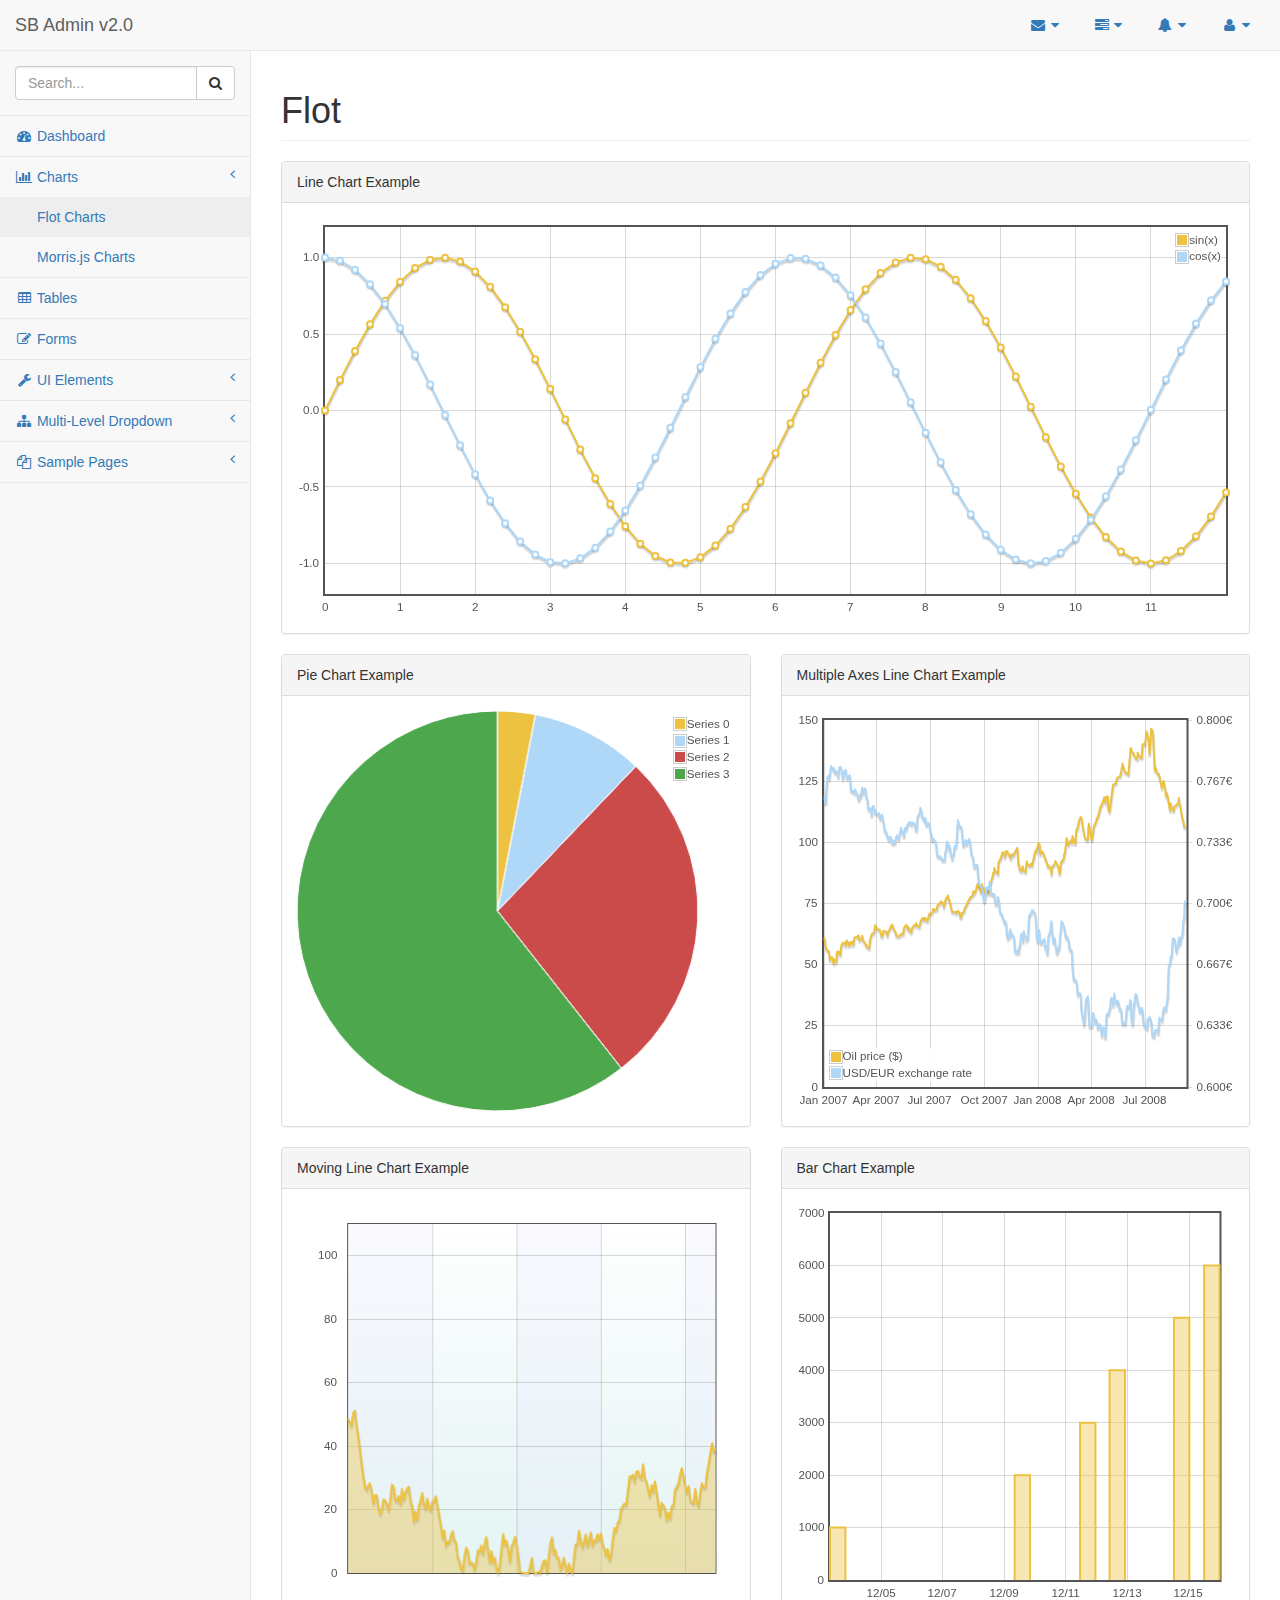
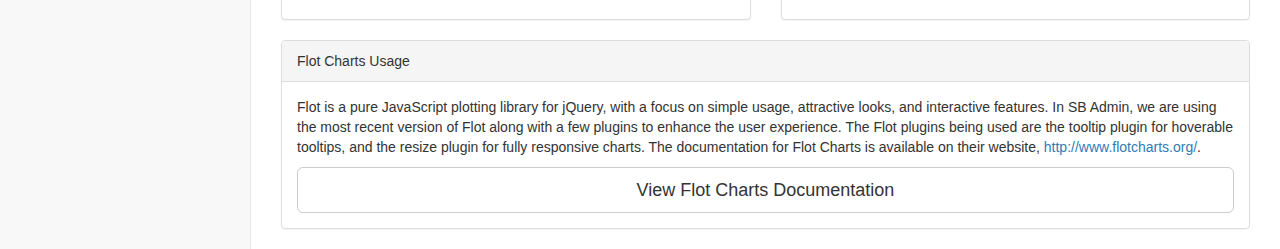
<file: pages/flot.html>
<!DOCTYPE html>
<html lang="en">

<head>

    <meta charset="utf-8">
    <meta http-equiv="X-UA-Compatible" content="IE=edge">
    <meta name="viewport" content="width=device-width, initial-scale=1">
    <meta name="description" content="">
    <meta name="author" content="">

    <title>SB Admin 2 - Bootstrap Admin Theme</title>

    <!-- Bootstrap Core CSS -->
    <link href="../vendor/bootstrap/css/bootstrap.min.css" rel="stylesheet">

    <!-- MetisMenu CSS -->
    <link href="../vendor/metisMenu/metisMenu.min.css" rel="stylesheet">

    <!-- Custom CSS -->
    <link href="../dist/css/sb-admin-2.css" rel="stylesheet">

    <!-- Morris Charts CSS -->
    <link href="../vendor/morrisjs/morris.css" rel="stylesheet">

    <!-- Custom Fonts -->
    <link href="../vendor/font-awesome/css/font-awesome.min.css" rel="stylesheet" type="text/css">

    <!-- HTML5 Shim and Respond.js IE8 support of HTML5 elements and media queries -->
    <!-- WARNING: Respond.js doesn't work if you view the page via file:// -->
    <!--[if lt IE 9]>
        <script src="https://oss.maxcdn.com/libs/html5shiv/3.7.0/html5shiv.js"></script>
        <script src="https://oss.maxcdn.com/libs/respond.js/1.4.2/respond.min.js"></script>
    <![endif]-->

</head>

<body>

    <div id="wrapper">

        <!-- Navigation -->
        <nav class="navbar navbar-default navbar-static-top" role="navigation" style="margin-bottom: 0">
            <div class="navbar-header">
                <button type="button" class="navbar-toggle" data-toggle="collapse" data-target=".navbar-collapse">
                    <span class="sr-only">Toggle navigation</span>
                    <span class="icon-bar"></span>
                    <span class="icon-bar"></span>
                    <span class="icon-bar"></span>
                </button>
                <a class="navbar-brand" href="index.html">SB Admin v2.0</a>
            </div>
            <!-- /.navbar-header -->

            <ul class="nav navbar-top-links navbar-right">
                <li class="dropdown">
                    <a class="dropdown-toggle" data-toggle="dropdown" href="#">
                        <i class="fa fa-envelope fa-fw"></i> <i class="fa fa-caret-down"></i>
                    </a>
                    <ul class="dropdown-menu dropdown-messages">
                        <li>
                            <a href="#">
                                <div>
                                    <strong>John Smith</strong>
                                    <span class="pull-right text-muted">
                                        <em>Yesterday</em>
                                    </span>
                                </div>
                                <div>Lorem ipsum dolor sit amet, consectetur adipiscing elit. Pellentesque eleifend...</div>
                            </a>
                        </li>
                        <li class="divider"></li>
                        <li>
                            <a href="#">
                                <div>
                                    <strong>John Smith</strong>
                                    <span class="pull-right text-muted">
                                        <em>Yesterday</em>
                                    </span>
                                </div>
                                <div>Lorem ipsum dolor sit amet, consectetur adipiscing elit. Pellentesque eleifend...</div>
                            </a>
                        </li>
                        <li class="divider"></li>
                        <li>
                            <a href="#">
                                <div>
                                    <strong>John Smith</strong>
                                    <span class="pull-right text-muted">
                                        <em>Yesterday</em>
                                    </span>
                                </div>
                                <div>Lorem ipsum dolor sit amet, consectetur adipiscing elit. Pellentesque eleifend...</div>
                            </a>
                        </li>
                        <li class="divider"></li>
                        <li>
                            <a class="text-center" href="#">
                                <strong>Read All Messages</strong>
                                <i class="fa fa-angle-right"></i>
                            </a>
                        </li>
                    </ul>
                    <!-- /.dropdown-messages -->
                </li>
                <!-- /.dropdown -->
                <li class="dropdown">
                    <a class="dropdown-toggle" data-toggle="dropdown" href="#">
                        <i class="fa fa-tasks fa-fw"></i> <i class="fa fa-caret-down"></i>
                    </a>
                    <ul class="dropdown-menu dropdown-tasks">
                        <li>
                            <a href="#">
                                <div>
                                    <p>
                                        <strong>Task 1</strong>
                                        <span class="pull-right text-muted">40% Complete</span>
                                    </p>
                                    <div class="progress progress-striped active">
                                        <div class="progress-bar progress-bar-success" role="progressbar" aria-valuenow="40" aria-valuemin="0" aria-valuemax="100" style="width: 40%">
                                            <span class="sr-only">40% Complete (success)</span>
                                        </div>
                                    </div>
                                </div>
                            </a>
                        </li>
                        <li class="divider"></li>
                        <li>
                            <a href="#">
                                <div>
                                    <p>
                                        <strong>Task 2</strong>
                                        <span class="pull-right text-muted">20% Complete</span>
                                    </p>
                                    <div class="progress progress-striped active">
                                        <div class="progress-bar progress-bar-info" role="progressbar" aria-valuenow="20" aria-valuemin="0" aria-valuemax="100" style="width: 20%">
                                            <span class="sr-only">20% Complete</span>
                                        </div>
                                    </div>
                                </div>
                            </a>
                        </li>
                        <li class="divider"></li>
                        <li>
                            <a href="#">
                                <div>
                                    <p>
                                        <strong>Task 3</strong>
                                        <span class="pull-right text-muted">60% Complete</span>
                                    </p>
                                    <div class="progress progress-striped active">
                                        <div class="progress-bar progress-bar-warning" role="progressbar" aria-valuenow="60" aria-valuemin="0" aria-valuemax="100" style="width: 60%">
                                            <span class="sr-only">60% Complete (warning)</span>
                                        </div>
                                    </div>
                                </div>
                            </a>
                        </li>
                        <li class="divider"></li>
                        <li>
                            <a href="#">
                                <div>
                                    <p>
                                        <strong>Task 4</strong>
                                        <span class="pull-right text-muted">80% Complete</span>
                                    </p>
                                    <div class="progress progress-striped active">
                                        <div class="progress-bar progress-bar-danger" role="progressbar" aria-valuenow="80" aria-valuemin="0" aria-valuemax="100" style="width: 80%">
                                            <span class="sr-only">80% Complete (danger)</span>
                                        </div>
                                    </div>
                                </div>
                            </a>
                        </li>
                        <li class="divider"></li>
                        <li>
                            <a class="text-center" href="#">
                                <strong>See All Tasks</strong>
                                <i class="fa fa-angle-right"></i>
                            </a>
                        </li>
                    </ul>
                    <!-- /.dropdown-tasks -->
                </li>
                <!-- /.dropdown -->
                <li class="dropdown">
                    <a class="dropdown-toggle" data-toggle="dropdown" href="#">
                        <i class="fa fa-bell fa-fw"></i> <i class="fa fa-caret-down"></i>
                    </a>
                    <ul class="dropdown-menu dropdown-alerts">
                        <li>
                            <a href="#">
                                <div>
                                    <i class="fa fa-comment fa-fw"></i> New Comment
                                    <span class="pull-right text-muted small">4 minutes ago</span>
                                </div>
                            </a>
                        </li>
                        <li class="divider"></li>
                        <li>
                            <a href="#">
                                <div>
                                    <i class="fa fa-twitter fa-fw"></i> 3 New Followers
                                    <span class="pull-right text-muted small">12 minutes ago</span>
                                </div>
                            </a>
                        </li>
                        <li class="divider"></li>
                        <li>
                            <a href="#">
                                <div>
                                    <i class="fa fa-envelope fa-fw"></i> Message Sent
                                    <span class="pull-right text-muted small">4 minutes ago</span>
                                </div>
                            </a>
                        </li>
                        <li class="divider"></li>
                        <li>
                            <a href="#">
                                <div>
                                    <i class="fa fa-tasks fa-fw"></i> New Task
                                    <span class="pull-right text-muted small">4 minutes ago</span>
                                </div>
                            </a>
                        </li>
                        <li class="divider"></li>
                        <li>
                            <a href="#">
                                <div>
                                    <i class="fa fa-upload fa-fw"></i> Server Rebooted
                                    <span class="pull-right text-muted small">4 minutes ago</span>
                                </div>
                            </a>
                        </li>
                        <li class="divider"></li>
                        <li>
                            <a class="text-center" href="#">
                                <strong>See All Alerts</strong>
                                <i class="fa fa-angle-right"></i>
                            </a>
                        </li>
                    </ul>
                    <!-- /.dropdown-alerts -->
                </li>
                <!-- /.dropdown -->
                <li class="dropdown">
                    <a class="dropdown-toggle" data-toggle="dropdown" href="#">
                        <i class="fa fa-user fa-fw"></i> <i class="fa fa-caret-down"></i>
                    </a>
                    <ul class="dropdown-menu dropdown-user">
                        <li><a href="#"><i class="fa fa-user fa-fw"></i> User Profile</a>
                        </li>
                        <li><a href="#"><i class="fa fa-gear fa-fw"></i> Settings</a>
                        </li>
                        <li class="divider"></li>
                        <li><a href="login.html"><i class="fa fa-sign-out fa-fw"></i> Logout</a>
                        </li>
                    </ul>
                    <!-- /.dropdown-user -->
                </li>
                <!-- /.dropdown -->
            </ul>
            <!-- /.navbar-top-links -->

            <div class="navbar-default sidebar" role="navigation">
                <div class="sidebar-nav navbar-collapse">
                    <ul class="nav" id="side-menu">
                        <li class="sidebar-search">
                            <div class="input-group custom-search-form">
                                <input type="text" class="form-control" placeholder="Search...">
                                <span class="input-group-btn">
                                <button class="btn btn-default" type="button">
                                    <i class="fa fa-search"></i>
                                </button>
                            </span>
                            </div>
                            <!-- /input-group -->
                        </li>
                        <li>
                            <a href="index.html"><i class="fa fa-dashboard fa-fw"></i> Dashboard</a>
                        </li>
                        <li>
                            <a href="#"><i class="fa fa-bar-chart-o fa-fw"></i> Charts<span class="fa arrow"></span></a>
                            <ul class="nav nav-second-level">
                                <li>
                                    <a href="flot.html">Flot Charts</a>
                                </li>
                                <li>
                                    <a href="morris.html">Morris.js Charts</a>
                                </li>
                            </ul>
                            <!-- /.nav-second-level -->
                        </li>
                        <li>
                            <a href="tables.html"><i class="fa fa-table fa-fw"></i> Tables</a>
                        </li>
                        <li>
                            <a href="forms.html"><i class="fa fa-edit fa-fw"></i> Forms</a>
                        </li>
                        <li>
                            <a href="#"><i class="fa fa-wrench fa-fw"></i> UI Elements<span class="fa arrow"></span></a>
                            <ul class="nav nav-second-level">
                                <li>
                                    <a href="panels-wells.html">Panels and Wells</a>
                                </li>
                                <li>
                                    <a href="buttons.html">Buttons</a>
                                </li>
                                <li>
                                    <a href="notifications.html">Notifications</a>
                                </li>
                                <li>
                                    <a href="typography.html">Typography</a>
                                </li>
                                <li>
                                    <a href="icons.html"> Icons</a>
                                </li>
                                <li>
                                    <a href="grid.html">Grid</a>
                                </li>
                            </ul>
                            <!-- /.nav-second-level -->
                        </li>
                        <li>
                            <a href="#"><i class="fa fa-sitemap fa-fw"></i> Multi-Level Dropdown<span class="fa arrow"></span></a>
                            <ul class="nav nav-second-level">
                                <li>
                                    <a href="#">Second Level Item</a>
                                </li>
                                <li>
                                    <a href="#">Second Level Item</a>
                                </li>
                                <li>
                                    <a href="#">Third Level <span class="fa arrow"></span></a>
                                    <ul class="nav nav-third-level">
                                        <li>
                                            <a href="#">Third Level Item</a>
                                        </li>
                                        <li>
                                            <a href="#">Third Level Item</a>
                                        </li>
                                        <li>
                                            <a href="#">Third Level Item</a>
                                        </li>
                                        <li>
                                            <a href="#">Third Level Item</a>
                                        </li>
                                    </ul>
                                    <!-- /.nav-third-level -->
                                </li>
                            </ul>
                            <!-- /.nav-second-level -->
                        </li>
                        <li>
                            <a href="#"><i class="fa fa-files-o fa-fw"></i> Sample Pages<span class="fa arrow"></span></a>
                            <ul class="nav nav-second-level">
                                <li>
                                    <a href="blank.html">Blank Page</a>
                                </li>
                                <li>
                                    <a href="login.html">Login Page</a>
                                </li>
                            </ul>
                            <!-- /.nav-second-level -->
                        </li>
                    </ul>
                </div>
                <!-- /.sidebar-collapse -->
            </div>
            <!-- /.navbar-static-side -->
        </nav>

        <div id="page-wrapper">
            <div class="row">
                <div class="col-lg-12">
                    <h1 class="page-header">Flot</h1>
                </div>
                <!-- /.col-lg-12 -->
            </div>
            <!-- /.row -->
            <div class="row">
                <div class="col-lg-12">
                    <div class="panel panel-default">
                        <div class="panel-heading">
                            Line Chart Example
                        </div>
                        <!-- /.panel-heading -->
                        <div class="panel-body">
                            <div class="flot-chart">
                                <div class="flot-chart-content" id="flot-line-chart"></div>
                            </div>
                        </div>
                        <!-- /.panel-body -->
                    </div>
                    <!-- /.panel -->
                </div>
                <!-- /.col-lg-12 -->
                <div class="col-lg-6">
                    <div class="panel panel-default">
                        <div class="panel-heading">
                            Pie Chart Example
                        </div>
                        <!-- /.panel-heading -->
                        <div class="panel-body">
                            <div class="flot-chart">
                                <div class="flot-chart-content" id="flot-pie-chart"></div>
                            </div>
                        </div>
                        <!-- /.panel-body -->
                    </div>
                    <!-- /.panel -->
                </div>
                <!-- /.col-lg-6 -->
                <div class="col-lg-6">
                    <div class="panel panel-default">
                        <div class="panel-heading">
                            Multiple Axes Line Chart Example
                        </div>
                        <!-- /.panel-heading -->
                        <div class="panel-body">
                            <div class="flot-chart">
                                <div class="flot-chart-content" id="flot-line-chart-multi"></div>
                            </div>
                        </div>
                        <!-- /.panel-body -->
                    </div>
                    <!-- /.panel -->
                </div>
                <!-- /.col-lg-6 -->
                <div class="col-lg-6">
                    <div class="panel panel-default">
                        <div class="panel-heading">
                            Moving Line Chart Example
                        </div>
                        <!-- /.panel-heading -->
                        <div class="panel-body">
                            <div class="flot-chart">
                                <div class="flot-chart-content" id="flot-line-chart-moving"></div>
                            </div>
                        </div>
                        <!-- /.panel-body -->
                    </div>
                    <!-- /.panel -->
                </div>
                <!-- /.col-lg-6 -->
                <div class="col-lg-6">
                    <div class="panel panel-default">
                        <div class="panel-heading">
                            Bar Chart Example
                        </div>
                        <!-- /.panel-heading -->
                        <div class="panel-body">
                            <div class="flot-chart">
                                <div class="flot-chart-content" id="flot-bar-chart"></div>
                            </div>
                        </div>
                        <!-- /.panel-body -->
                    </div>
                    <!-- /.panel -->
                </div>
                <!-- /.col-lg-6 -->
                <div class="col-lg-12">
                    <div class="panel panel-default">
                        <div class="panel-heading">
                            Flot Charts Usage
                        </div>
                        <!-- /.panel-heading -->
                        <div class="panel-body">
                            <p>Flot is a pure JavaScript plotting library for jQuery, with a focus on simple usage, attractive looks, and interactive features. In SB Admin, we are using the most recent version of Flot along with a few plugins to enhance the user experience. The Flot plugins being used are the tooltip plugin for hoverable tooltips, and the resize plugin for fully responsive charts. The documentation for Flot Charts is available on their website, <a target="_blank" href="http://www.flotcharts.org/">http://www.flotcharts.org/</a>.</p>
                            <a target="_blank" class="btn btn-default btn-lg btn-block" href="http://www.flotcharts.org/">View Flot Charts Documentation</a>
                        </div>
                        <!-- /.panel-body -->
                    </div>
                    <!-- /.panel -->
                </div>
                <!-- /.col-lg-6 -->
            </div>
            <!-- /.row -->
        </div>
        <!-- /#page-wrapper -->

    </div>
    <!-- /#wrapper -->

    <!-- jQuery -->
    <script src="../vendor/jquery/jquery.min.js"></script>

    <!-- Bootstrap Core JavaScript -->
    <script src="../vendor/bootstrap/js/bootstrap.min.js"></script>

    <!-- Metis Menu Plugin JavaScript -->
    <script src="../vendor/metisMenu/metisMenu.min.js"></script>

    <!-- Flot Charts JavaScript -->
    <script src="../vendor/flot/excanvas.min.js"></script>
    <script src="../vendor/flot/jquery.flot.js"></script>
    <script src="../vendor/flot/jquery.flot.pie.js"></script>
    <script src="../vendor/flot/jquery.flot.resize.js"></script>
    <script src="../vendor/flot/jquery.flot.time.js"></script>
    <script src="../vendor/flot-tooltip/jquery.flot.tooltip.min.js"></script>
    <script src="../data/flot-data.js"></script>

    <!-- Custom Theme JavaScript -->
    <script src="../dist/js/sb-admin-2.js"></script>

</body>

</html>
</file>
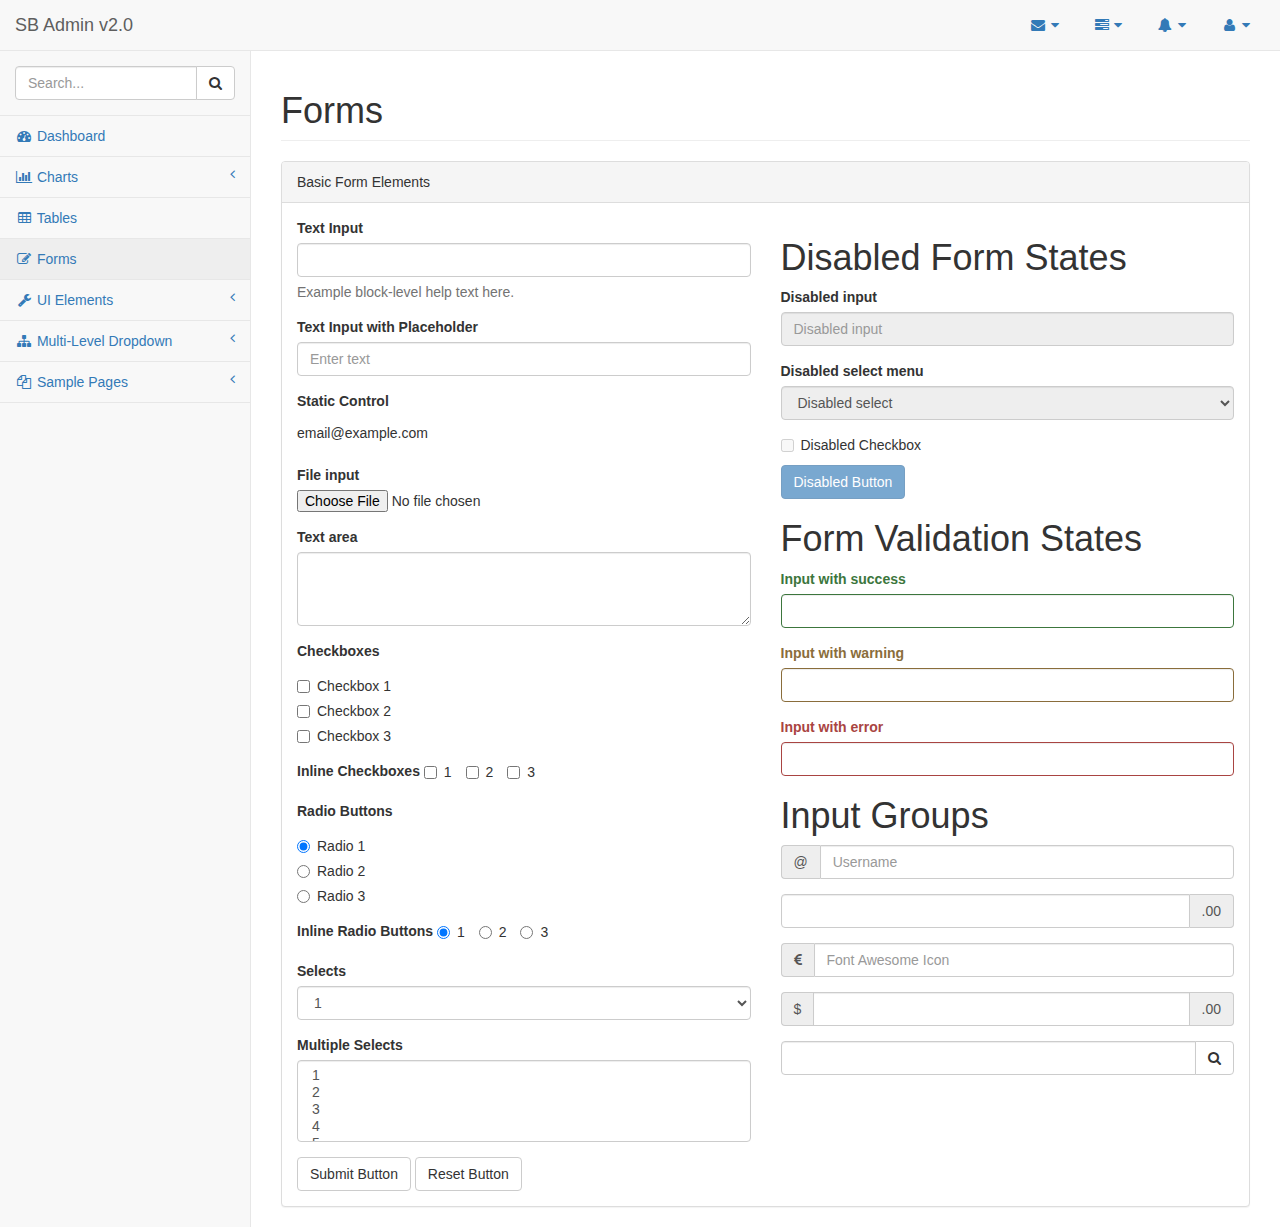
<file: pages/forms.html>
<!DOCTYPE html>
<html lang="en">

<head>

    <meta charset="utf-8">
    <meta http-equiv="X-UA-Compatible" content="IE=edge">
    <meta name="viewport" content="width=device-width, initial-scale=1">
    <meta name="description" content="">
    <meta name="author" content="">

    <title>SB Admin 2 - Bootstrap Admin Theme</title>

    <!-- Bootstrap Core CSS -->
    <link href="../vendor/bootstrap/css/bootstrap.min.css" rel="stylesheet">

    <!-- MetisMenu CSS -->
    <link href="../vendor/metisMenu/metisMenu.min.css" rel="stylesheet">

    <!-- Custom CSS -->
    <link href="../dist/css/sb-admin-2.css" rel="stylesheet">

    <!-- Custom Fonts -->
    <link href="../vendor/font-awesome/css/font-awesome.min.css" rel="stylesheet" type="text/css">

    <!-- HTML5 Shim and Respond.js IE8 support of HTML5 elements and media queries -->
    <!-- WARNING: Respond.js doesn't work if you view the page via file:// -->
    <!--[if lt IE 9]>
        <script src="https://oss.maxcdn.com/libs/html5shiv/3.7.0/html5shiv.js"></script>
        <script src="https://oss.maxcdn.com/libs/respond.js/1.4.2/respond.min.js"></script>
    <![endif]-->

</head>

<body>

    <div id="wrapper">

        <!-- Navigation -->
        <nav class="navbar navbar-default navbar-static-top" role="navigation" style="margin-bottom: 0">
            <div class="navbar-header">
                <button type="button" class="navbar-toggle" data-toggle="collapse" data-target=".navbar-collapse">
                    <span class="sr-only">Toggle navigation</span>
                    <span class="icon-bar"></span>
                    <span class="icon-bar"></span>
                    <span class="icon-bar"></span>
                </button>
                <a class="navbar-brand" href="index.html">SB Admin v2.0</a>
            </div>
            <!-- /.navbar-header -->

            <ul class="nav navbar-top-links navbar-right">
                <li class="dropdown">
                    <a class="dropdown-toggle" data-toggle="dropdown" href="#">
                        <i class="fa fa-envelope fa-fw"></i> <i class="fa fa-caret-down"></i>
                    </a>
                    <ul class="dropdown-menu dropdown-messages">
                        <li>
                            <a href="#">
                                <div>
                                    <strong>John Smith</strong>
                                    <span class="pull-right text-muted">
                                        <em>Yesterday</em>
                                    </span>
                                </div>
                                <div>Lorem ipsum dolor sit amet, consectetur adipiscing elit. Pellentesque eleifend...</div>
                            </a>
                        </li>
                        <li class="divider"></li>
                        <li>
                            <a href="#">
                                <div>
                                    <strong>John Smith</strong>
                                    <span class="pull-right text-muted">
                                        <em>Yesterday</em>
                                    </span>
                                </div>
                                <div>Lorem ipsum dolor sit amet, consectetur adipiscing elit. Pellentesque eleifend...</div>
                            </a>
                        </li>
                        <li class="divider"></li>
                        <li>
                            <a href="#">
                                <div>
                                    <strong>John Smith</strong>
                                    <span class="pull-right text-muted">
                                        <em>Yesterday</em>
                                    </span>
                                </div>
                                <div>Lorem ipsum dolor sit amet, consectetur adipiscing elit. Pellentesque eleifend...</div>
                            </a>
                        </li>
                        <li class="divider"></li>
                        <li>
                            <a class="text-center" href="#">
                                <strong>Read All Messages</strong>
                                <i class="fa fa-angle-right"></i>
                            </a>
                        </li>
                    </ul>
                    <!-- /.dropdown-messages -->
                </li>
                <!-- /.dropdown -->
                <li class="dropdown">
                    <a class="dropdown-toggle" data-toggle="dropdown" href="#">
                        <i class="fa fa-tasks fa-fw"></i> <i class="fa fa-caret-down"></i>
                    </a>
                    <ul class="dropdown-menu dropdown-tasks">
                        <li>
                            <a href="#">
                                <div>
                                    <p>
                                        <strong>Task 1</strong>
                                        <span class="pull-right text-muted">40% Complete</span>
                                    </p>
                                    <div class="progress progress-striped active">
                                        <div class="progress-bar progress-bar-success" role="progressbar" aria-valuenow="40" aria-valuemin="0" aria-valuemax="100" style="width: 40%">
                                            <span class="sr-only">40% Complete (success)</span>
                                        </div>
                                    </div>
                                </div>
                            </a>
                        </li>
                        <li class="divider"></li>
                        <li>
                            <a href="#">
                                <div>
                                    <p>
                                        <strong>Task 2</strong>
                                        <span class="pull-right text-muted">20% Complete</span>
                                    </p>
                                    <div class="progress progress-striped active">
                                        <div class="progress-bar progress-bar-info" role="progressbar" aria-valuenow="20" aria-valuemin="0" aria-valuemax="100" style="width: 20%">
                                            <span class="sr-only">20% Complete</span>
                                        </div>
                                    </div>
                                </div>
                            </a>
                        </li>
                        <li class="divider"></li>
                        <li>
                            <a href="#">
                                <div>
                                    <p>
                                        <strong>Task 3</strong>
                                        <span class="pull-right text-muted">60% Complete</span>
                                    </p>
                                    <div class="progress progress-striped active">
                                        <div class="progress-bar progress-bar-warning" role="progressbar" aria-valuenow="60" aria-valuemin="0" aria-valuemax="100" style="width: 60%">
                                            <span class="sr-only">60% Complete (warning)</span>
                                        </div>
                                    </div>
                                </div>
                            </a>
                        </li>
                        <li class="divider"></li>
                        <li>
                            <a href="#">
                                <div>
                                    <p>
                                        <strong>Task 4</strong>
                                        <span class="pull-right text-muted">80% Complete</span>
                                    </p>
                                    <div class="progress progress-striped active">
                                        <div class="progress-bar progress-bar-danger" role="progressbar" aria-valuenow="80" aria-valuemin="0" aria-valuemax="100" style="width: 80%">
                                            <span class="sr-only">80% Complete (danger)</span>
                                        </div>
                                    </div>
                                </div>
                            </a>
                        </li>
                        <li class="divider"></li>
                        <li>
                            <a class="text-center" href="#">
                                <strong>See All Tasks</strong>
                                <i class="fa fa-angle-right"></i>
                            </a>
                        </li>
                    </ul>
                    <!-- /.dropdown-tasks -->
                </li>
                <!-- /.dropdown -->
                <li class="dropdown">
                    <a class="dropdown-toggle" data-toggle="dropdown" href="#">
                        <i class="fa fa-bell fa-fw"></i> <i class="fa fa-caret-down"></i>
                    </a>
                    <ul class="dropdown-menu dropdown-alerts">
                        <li>
                            <a href="#">
                                <div>
                                    <i class="fa fa-comment fa-fw"></i> New Comment
                                    <span class="pull-right text-muted small">4 minutes ago</span>
                                </div>
                            </a>
                        </li>
                        <li class="divider"></li>
                        <li>
                            <a href="#">
                                <div>
                                    <i class="fa fa-twitter fa-fw"></i> 3 New Followers
                                    <span class="pull-right text-muted small">12 minutes ago</span>
                                </div>
                            </a>
                        </li>
                        <li class="divider"></li>
                        <li>
                            <a href="#">
                                <div>
                                    <i class="fa fa-envelope fa-fw"></i> Message Sent
                                    <span class="pull-right text-muted small">4 minutes ago</span>
                                </div>
                            </a>
                        </li>
                        <li class="divider"></li>
                        <li>
                            <a href="#">
                                <div>
                                    <i class="fa fa-tasks fa-fw"></i> New Task
                                    <span class="pull-right text-muted small">4 minutes ago</span>
                                </div>
                            </a>
                        </li>
                        <li class="divider"></li>
                        <li>
                            <a href="#">
                                <div>
                                    <i class="fa fa-upload fa-fw"></i> Server Rebooted
                                    <span class="pull-right text-muted small">4 minutes ago</span>
                                </div>
                            </a>
                        </li>
                        <li class="divider"></li>
                        <li>
                            <a class="text-center" href="#">
                                <strong>See All Alerts</strong>
                                <i class="fa fa-angle-right"></i>
                            </a>
                        </li>
                    </ul>
                    <!-- /.dropdown-alerts -->
                </li>
                <!-- /.dropdown -->
                <li class="dropdown">
                    <a class="dropdown-toggle" data-toggle="dropdown" href="#">
                        <i class="fa fa-user fa-fw"></i> <i class="fa fa-caret-down"></i>
                    </a>
                    <ul class="dropdown-menu dropdown-user">
                        <li><a href="#"><i class="fa fa-user fa-fw"></i> User Profile</a>
                        </li>
                        <li><a href="#"><i class="fa fa-gear fa-fw"></i> Settings</a>
                        </li>
                        <li class="divider"></li>
                        <li><a href="login.html"><i class="fa fa-sign-out fa-fw"></i> Logout</a>
                        </li>
                    </ul>
                    <!-- /.dropdown-user -->
                </li>
                <!-- /.dropdown -->
            </ul>
            <!-- /.navbar-top-links -->

            <div class="navbar-default sidebar" role="navigation">
                <div class="sidebar-nav navbar-collapse">
                    <ul class="nav" id="side-menu">
                        <li class="sidebar-search">
                            <div class="input-group custom-search-form">
                                <input type="text" class="form-control" placeholder="Search...">
                                <span class="input-group-btn">
                                <button class="btn btn-default" type="button">
                                    <i class="fa fa-search"></i>
                                </button>
                            </span>
                            </div>
                            <!-- /input-group -->
                        </li>
                        <li>
                            <a href="index.html"><i class="fa fa-dashboard fa-fw"></i> Dashboard</a>
                        </li>
                        <li>
                            <a href="#"><i class="fa fa-bar-chart-o fa-fw"></i> Charts<span class="fa arrow"></span></a>
                            <ul class="nav nav-second-level">
                                <li>
                                    <a href="flot.html">Flot Charts</a>
                                </li>
                                <li>
                                    <a href="morris.html">Morris.js Charts</a>
                                </li>
                            </ul>
                            <!-- /.nav-second-level -->
                        </li>
                        <li>
                            <a href="tables.html"><i class="fa fa-table fa-fw"></i> Tables</a>
                        </li>
                        <li>
                            <a href="forms.html"><i class="fa fa-edit fa-fw"></i> Forms</a>
                        </li>
                        <li>
                            <a href="#"><i class="fa fa-wrench fa-fw"></i> UI Elements<span class="fa arrow"></span></a>
                            <ul class="nav nav-second-level">
                                <li>
                                    <a href="panels-wells.html">Panels and Wells</a>
                                </li>
                                <li>
                                    <a href="buttons.html">Buttons</a>
                                </li>
                                <li>
                                    <a href="notifications.html">Notifications</a>
                                </li>
                                <li>
                                    <a href="typography.html">Typography</a>
                                </li>
                                <li>
                                    <a href="icons.html"> Icons</a>
                                </li>
                                <li>
                                    <a href="grid.html">Grid</a>
                                </li>
                            </ul>
                            <!-- /.nav-second-level -->
                        </li>
                        <li>
                            <a href="#"><i class="fa fa-sitemap fa-fw"></i> Multi-Level Dropdown<span class="fa arrow"></span></a>
                            <ul class="nav nav-second-level">
                                <li>
                                    <a href="#">Second Level Item</a>
                                </li>
                                <li>
                                    <a href="#">Second Level Item</a>
                                </li>
                                <li>
                                    <a href="#">Third Level <span class="fa arrow"></span></a>
                                    <ul class="nav nav-third-level">
                                        <li>
                                            <a href="#">Third Level Item</a>
                                        </li>
                                        <li>
                                            <a href="#">Third Level Item</a>
                                        </li>
                                        <li>
                                            <a href="#">Third Level Item</a>
                                        </li>
                                        <li>
                                            <a href="#">Third Level Item</a>
                                        </li>
                                    </ul>
                                    <!-- /.nav-third-level -->
                                </li>
                            </ul>
                            <!-- /.nav-second-level -->
                        </li>
                        <li>
                            <a href="#"><i class="fa fa-files-o fa-fw"></i> Sample Pages<span class="fa arrow"></span></a>
                            <ul class="nav nav-second-level">
                                <li>
                                    <a href="blank.html">Blank Page</a>
                                </li>
                                <li>
                                    <a href="login.html">Login Page</a>
                                </li>
                            </ul>
                            <!-- /.nav-second-level -->
                        </li>
                    </ul>
                </div>
                <!-- /.sidebar-collapse -->
            </div>
            <!-- /.navbar-static-side -->
        </nav>

        <div id="page-wrapper">
            <div class="row">
                <div class="col-lg-12">
                    <h1 class="page-header">Forms</h1>
                </div>
                <!-- /.col-lg-12 -->
            </div>
            <!-- /.row -->
            <div class="row">
                <div class="col-lg-12">
                    <div class="panel panel-default">
                        <div class="panel-heading">
                            Basic Form Elements
                        </div>
                        <div class="panel-body">
                            <div class="row">
                                <div class="col-lg-6">
                                    <form role="form">
                                        <div class="form-group">
                                            <label>Text Input</label>
                                            <input class="form-control">
                                            <p class="help-block">Example block-level help text here.</p>
                                        </div>
                                        <div class="form-group">
                                            <label>Text Input with Placeholder</label>
                                            <input class="form-control" placeholder="Enter text">
                                        </div>
                                        <div class="form-group">
                                            <label>Static Control</label>
                                            <p class="form-control-static">email@example.com</p>
                                        </div>
                                        <div class="form-group">
                                            <label>File input</label>
                                            <input type="file">
                                        </div>
                                        <div class="form-group">
                                            <label>Text area</label>
                                            <textarea class="form-control" rows="3"></textarea>
                                        </div>
                                        <div class="form-group">
                                            <label>Checkboxes</label>
                                            <div class="checkbox">
                                                <label>
                                                    <input type="checkbox" value="">Checkbox 1
                                                </label>
                                            </div>
                                            <div class="checkbox">
                                                <label>
                                                    <input type="checkbox" value="">Checkbox 2
                                                </label>
                                            </div>
                                            <div class="checkbox">
                                                <label>
                                                    <input type="checkbox" value="">Checkbox 3
                                                </label>
                                            </div>
                                        </div>
                                        <div class="form-group">
                                            <label>Inline Checkboxes</label>
                                            <label class="checkbox-inline">
                                                <input type="checkbox">1
                                            </label>
                                            <label class="checkbox-inline">
                                                <input type="checkbox">2
                                            </label>
                                            <label class="checkbox-inline">
                                                <input type="checkbox">3
                                            </label>
                                        </div>
                                        <div class="form-group">
                                            <label>Radio Buttons</label>
                                            <div class="radio">
                                                <label>
                                                    <input type="radio" name="optionsRadios" id="optionsRadios1" value="option1" checked>Radio 1
                                                </label>
                                            </div>
                                            <div class="radio">
                                                <label>
                                                    <input type="radio" name="optionsRadios" id="optionsRadios2" value="option2">Radio 2
                                                </label>
                                            </div>
                                            <div class="radio">
                                                <label>
                                                    <input type="radio" name="optionsRadios" id="optionsRadios3" value="option3">Radio 3
                                                </label>
                                            </div>
                                        </div>
                                        <div class="form-group">
                                            <label>Inline Radio Buttons</label>
                                            <label class="radio-inline">
                                                <input type="radio" name="optionsRadiosInline" id="optionsRadiosInline1" value="option1" checked>1
                                            </label>
                                            <label class="radio-inline">
                                                <input type="radio" name="optionsRadiosInline" id="optionsRadiosInline2" value="option2">2
                                            </label>
                                            <label class="radio-inline">
                                                <input type="radio" name="optionsRadiosInline" id="optionsRadiosInline3" value="option3">3
                                            </label>
                                        </div>
                                        <div class="form-group">
                                            <label>Selects</label>
                                            <select class="form-control">
                                                <option>1</option>
                                                <option>2</option>
                                                <option>3</option>
                                                <option>4</option>
                                                <option>5</option>
                                            </select>
                                        </div>
                                        <div class="form-group">
                                            <label>Multiple Selects</label>
                                            <select multiple class="form-control">
                                                <option>1</option>
                                                <option>2</option>
                                                <option>3</option>
                                                <option>4</option>
                                                <option>5</option>
                                            </select>
                                        </div>
                                        <button type="submit" class="btn btn-default">Submit Button</button>
                                        <button type="reset" class="btn btn-default">Reset Button</button>
                                    </form>
                                </div>
                                <!-- /.col-lg-6 (nested) -->
                                <div class="col-lg-6">
                                    <h1>Disabled Form States</h1>
                                    <form role="form">
                                        <fieldset disabled>
                                            <div class="form-group">
                                                <label for="disabledSelect">Disabled input</label>
                                                <input class="form-control" id="disabledInput" type="text" placeholder="Disabled input" disabled>
                                            </div>
                                            <div class="form-group">
                                                <label for="disabledSelect">Disabled select menu</label>
                                                <select id="disabledSelect" class="form-control">
                                                    <option>Disabled select</option>
                                                </select>
                                            </div>
                                            <div class="checkbox">
                                                <label>
                                                    <input type="checkbox">Disabled Checkbox
                                                </label>
                                            </div>
                                            <button type="submit" class="btn btn-primary">Disabled Button</button>
                                        </fieldset>
                                    </form>
                                    <h1>Form Validation States</h1>
                                    <form role="form">
                                        <div class="form-group has-success">
                                            <label class="control-label" for="inputSuccess">Input with success</label>
                                            <input type="text" class="form-control" id="inputSuccess">
                                        </div>
                                        <div class="form-group has-warning">
                                            <label class="control-label" for="inputWarning">Input with warning</label>
                                            <input type="text" class="form-control" id="inputWarning">
                                        </div>
                                        <div class="form-group has-error">
                                            <label class="control-label" for="inputError">Input with error</label>
                                            <input type="text" class="form-control" id="inputError">
                                        </div>
                                    </form>
                                    <h1>Input Groups</h1>
                                    <form role="form">
                                        <div class="form-group input-group">
                                            <span class="input-group-addon">@</span>
                                            <input type="text" class="form-control" placeholder="Username">
                                        </div>
                                        <div class="form-group input-group">
                                            <input type="text" class="form-control">
                                            <span class="input-group-addon">.00</span>
                                        </div>
                                        <div class="form-group input-group">
                                            <span class="input-group-addon"><i class="fa fa-eur"></i>
                                            </span>
                                            <input type="text" class="form-control" placeholder="Font Awesome Icon">
                                        </div>
                                        <div class="form-group input-group">
                                            <span class="input-group-addon">$</span>
                                            <input type="text" class="form-control">
                                            <span class="input-group-addon">.00</span>
                                        </div>
                                        <div class="form-group input-group">
                                            <input type="text" class="form-control">
                                            <span class="input-group-btn">
                                                <button class="btn btn-default" type="button"><i class="fa fa-search"></i>
                                                </button>
                                            </span>
                                        </div>
                                    </form>
                                </div>
                                <!-- /.col-lg-6 (nested) -->
                            </div>
                            <!-- /.row (nested) -->
                        </div>
                        <!-- /.panel-body -->
                    </div>
                    <!-- /.panel -->
                </div>
                <!-- /.col-lg-12 -->
            </div>
            <!-- /.row -->
        </div>
        <!-- /#page-wrapper -->

    </div>
    <!-- /#wrapper -->

    <!-- jQuery -->
    <script src="../vendor/jquery/jquery.min.js"></script>

    <!-- Bootstrap Core JavaScript -->
    <script src="../vendor/bootstrap/js/bootstrap.min.js"></script>

    <!-- Metis Menu Plugin JavaScript -->
    <script src="../vendor/metisMenu/metisMenu.min.js"></script>

    <!-- Custom Theme JavaScript -->
    <script src="../dist/js/sb-admin-2.js"></script>

</body>

</html>
</file>
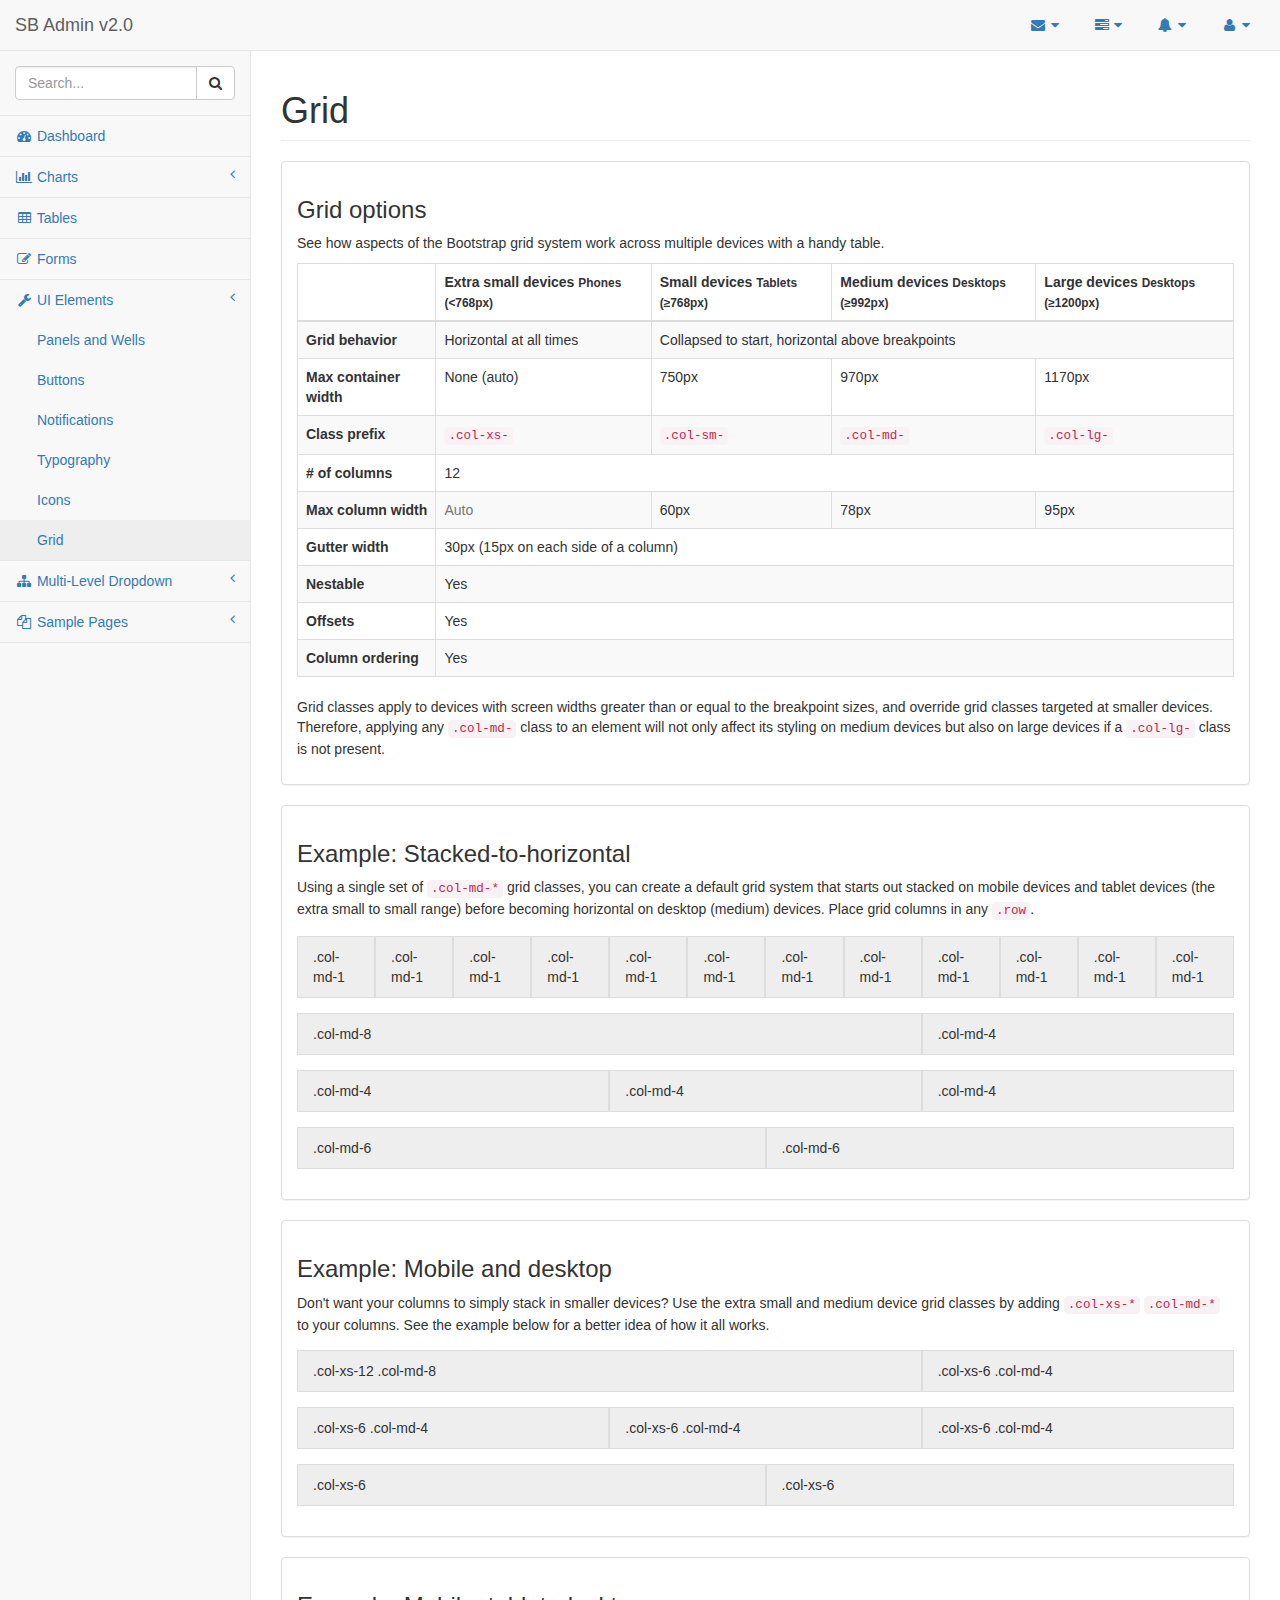
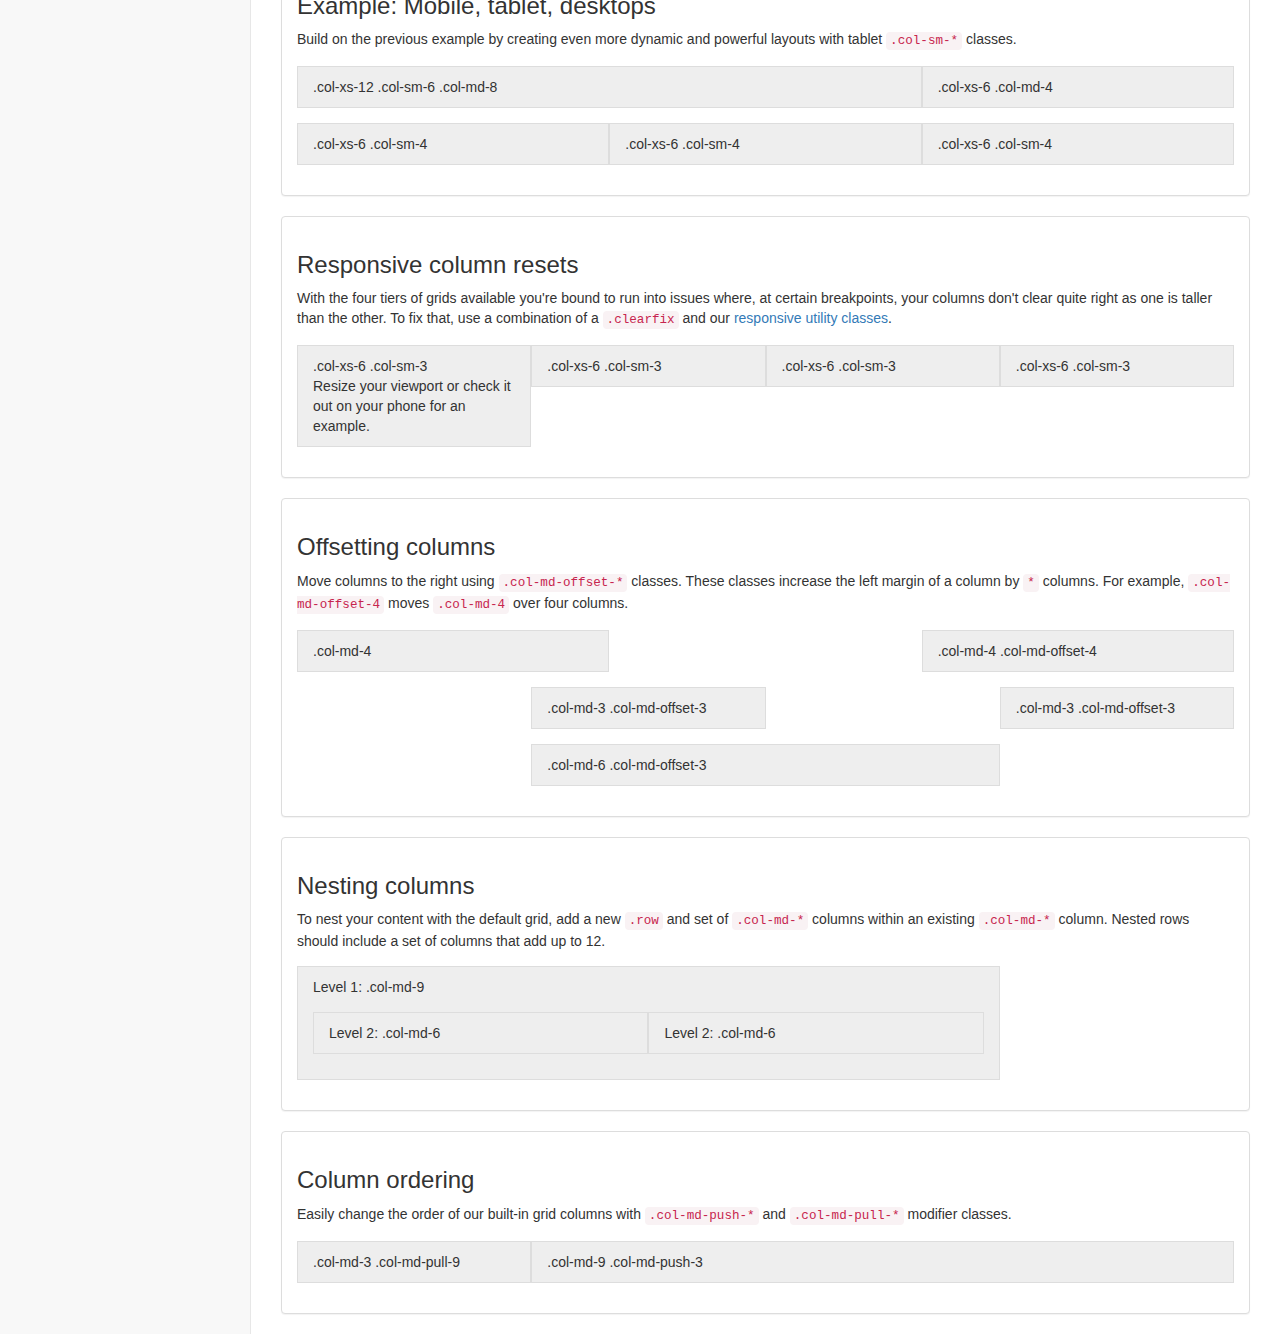
<file: pages/grid.html>
<!DOCTYPE html>
<html lang="en">

<head>

    <meta charset="utf-8">
    <meta http-equiv="X-UA-Compatible" content="IE=edge">
    <meta name="viewport" content="width=device-width, initial-scale=1">
    <meta name="description" content="">
    <meta name="author" content="">

    <title>SB Admin 2 - Bootstrap Admin Theme</title>

    <!-- Bootstrap Core CSS -->
    <link href="../vendor/bootstrap/css/bootstrap.min.css" rel="stylesheet">

    <!-- MetisMenu CSS -->
    <link href="../vendor/metisMenu/metisMenu.min.css" rel="stylesheet">

    <!-- Custom CSS -->
    <link href="../dist/css/sb-admin-2.css" rel="stylesheet">

    <!-- Custom Fonts -->
    <link href="../vendor/font-awesome/css/font-awesome.min.css" rel="stylesheet" type="text/css">

    <!-- HTML5 Shim and Respond.js IE8 support of HTML5 elements and media queries -->
    <!-- WARNING: Respond.js doesn't work if you view the page via file:// -->
    <!--[if lt IE 9]>
        <script src="https://oss.maxcdn.com/libs/html5shiv/3.7.0/html5shiv.js"></script>
        <script src="https://oss.maxcdn.com/libs/respond.js/1.4.2/respond.min.js"></script>
    <![endif]-->

</head>

<body>

    <div id="wrapper">

        <!-- Navigation -->
        <nav class="navbar navbar-default navbar-static-top" role="navigation" style="margin-bottom: 0">
            <div class="navbar-header">
                <button type="button" class="navbar-toggle" data-toggle="collapse" data-target=".navbar-collapse">
                    <span class="sr-only">Toggle navigation</span>
                    <span class="icon-bar"></span>
                    <span class="icon-bar"></span>
                    <span class="icon-bar"></span>
                </button>
                <a class="navbar-brand" href="index.html">SB Admin v2.0</a>
            </div>
            <!-- /.navbar-header -->

            <ul class="nav navbar-top-links navbar-right">
                <li class="dropdown">
                    <a class="dropdown-toggle" data-toggle="dropdown" href="#">
                        <i class="fa fa-envelope fa-fw"></i> <i class="fa fa-caret-down"></i>
                    </a>
                    <ul class="dropdown-menu dropdown-messages">
                        <li>
                            <a href="#">
                                <div>
                                    <strong>John Smith</strong>
                                    <span class="pull-right text-muted">
                                        <em>Yesterday</em>
                                    </span>
                                </div>
                                <div>Lorem ipsum dolor sit amet, consectetur adipiscing elit. Pellentesque eleifend...</div>
                            </a>
                        </li>
                        <li class="divider"></li>
                        <li>
                            <a href="#">
                                <div>
                                    <strong>John Smith</strong>
                                    <span class="pull-right text-muted">
                                        <em>Yesterday</em>
                                    </span>
                                </div>
                                <div>Lorem ipsum dolor sit amet, consectetur adipiscing elit. Pellentesque eleifend...</div>
                            </a>
                        </li>
                        <li class="divider"></li>
                        <li>
                            <a href="#">
                                <div>
                                    <strong>John Smith</strong>
                                    <span class="pull-right text-muted">
                                        <em>Yesterday</em>
                                    </span>
                                </div>
                                <div>Lorem ipsum dolor sit amet, consectetur adipiscing elit. Pellentesque eleifend...</div>
                            </a>
                        </li>
                        <li class="divider"></li>
                        <li>
                            <a class="text-center" href="#">
                                <strong>Read All Messages</strong>
                                <i class="fa fa-angle-right"></i>
                            </a>
                        </li>
                    </ul>
                    <!-- /.dropdown-messages -->
                </li>
                <!-- /.dropdown -->
                <li class="dropdown">
                    <a class="dropdown-toggle" data-toggle="dropdown" href="#">
                        <i class="fa fa-tasks fa-fw"></i> <i class="fa fa-caret-down"></i>
                    </a>
                    <ul class="dropdown-menu dropdown-tasks">
                        <li>
                            <a href="#">
                                <div>
                                    <p>
                                        <strong>Task 1</strong>
                                        <span class="pull-right text-muted">40% Complete</span>
                                    </p>
                                    <div class="progress progress-striped active">
                                        <div class="progress-bar progress-bar-success" role="progressbar" aria-valuenow="40" aria-valuemin="0" aria-valuemax="100" style="width: 40%">
                                            <span class="sr-only">40% Complete (success)</span>
                                        </div>
                                    </div>
                                </div>
                            </a>
                        </li>
                        <li class="divider"></li>
                        <li>
                            <a href="#">
                                <div>
                                    <p>
                                        <strong>Task 2</strong>
                                        <span class="pull-right text-muted">20% Complete</span>
                                    </p>
                                    <div class="progress progress-striped active">
                                        <div class="progress-bar progress-bar-info" role="progressbar" aria-valuenow="20" aria-valuemin="0" aria-valuemax="100" style="width: 20%">
                                            <span class="sr-only">20% Complete</span>
                                        </div>
                                    </div>
                                </div>
                            </a>
                        </li>
                        <li class="divider"></li>
                        <li>
                            <a href="#">
                                <div>
                                    <p>
                                        <strong>Task 3</strong>
                                        <span class="pull-right text-muted">60% Complete</span>
                                    </p>
                                    <div class="progress progress-striped active">
                                        <div class="progress-bar progress-bar-warning" role="progressbar" aria-valuenow="60" aria-valuemin="0" aria-valuemax="100" style="width: 60%">
                                            <span class="sr-only">60% Complete (warning)</span>
                                        </div>
                                    </div>
                                </div>
                            </a>
                        </li>
                        <li class="divider"></li>
                        <li>
                            <a href="#">
                                <div>
                                    <p>
                                        <strong>Task 4</strong>
                                        <span class="pull-right text-muted">80% Complete</span>
                                    </p>
                                    <div class="progress progress-striped active">
                                        <div class="progress-bar progress-bar-danger" role="progressbar" aria-valuenow="80" aria-valuemin="0" aria-valuemax="100" style="width: 80%">
                                            <span class="sr-only">80% Complete (danger)</span>
                                        </div>
                                    </div>
                                </div>
                            </a>
                        </li>
                        <li class="divider"></li>
                        <li>
                            <a class="text-center" href="#">
                                <strong>See All Tasks</strong>
                                <i class="fa fa-angle-right"></i>
                            </a>
                        </li>
                    </ul>
                    <!-- /.dropdown-tasks -->
                </li>
                <!-- /.dropdown -->
                <li class="dropdown">
                    <a class="dropdown-toggle" data-toggle="dropdown" href="#">
                        <i class="fa fa-bell fa-fw"></i> <i class="fa fa-caret-down"></i>
                    </a>
                    <ul class="dropdown-menu dropdown-alerts">
                        <li>
                            <a href="#">
                                <div>
                                    <i class="fa fa-comment fa-fw"></i> New Comment
                                    <span class="pull-right text-muted small">4 minutes ago</span>
                                </div>
                            </a>
                        </li>
                        <li class="divider"></li>
                        <li>
                            <a href="#">
                                <div>
                                    <i class="fa fa-twitter fa-fw"></i> 3 New Followers
                                    <span class="pull-right text-muted small">12 minutes ago</span>
                                </div>
                            </a>
                        </li>
                        <li class="divider"></li>
                        <li>
                            <a href="#">
                                <div>
                                    <i class="fa fa-envelope fa-fw"></i> Message Sent
                                    <span class="pull-right text-muted small">4 minutes ago</span>
                                </div>
                            </a>
                        </li>
                        <li class="divider"></li>
                        <li>
                            <a href="#">
                                <div>
                                    <i class="fa fa-tasks fa-fw"></i> New Task
                                    <span class="pull-right text-muted small">4 minutes ago</span>
                                </div>
                            </a>
                        </li>
                        <li class="divider"></li>
                        <li>
                            <a href="#">
                                <div>
                                    <i class="fa fa-upload fa-fw"></i> Server Rebooted
                                    <span class="pull-right text-muted small">4 minutes ago</span>
                                </div>
                            </a>
                        </li>
                        <li class="divider"></li>
                        <li>
                            <a class="text-center" href="#">
                                <strong>See All Alerts</strong>
                                <i class="fa fa-angle-right"></i>
                            </a>
                        </li>
                    </ul>
                    <!-- /.dropdown-alerts -->
                </li>
                <!-- /.dropdown -->
                <li class="dropdown">
                    <a class="dropdown-toggle" data-toggle="dropdown" href="#">
                        <i class="fa fa-user fa-fw"></i> <i class="fa fa-caret-down"></i>
                    </a>
                    <ul class="dropdown-menu dropdown-user">
                        <li><a href="#"><i class="fa fa-user fa-fw"></i> User Profile</a>
                        </li>
                        <li><a href="#"><i class="fa fa-gear fa-fw"></i> Settings</a>
                        </li>
                        <li class="divider"></li>
                        <li><a href="login.html"><i class="fa fa-sign-out fa-fw"></i> Logout</a>
                        </li>
                    </ul>
                    <!-- /.dropdown-user -->
                </li>
                <!-- /.dropdown -->
            </ul>
            <!-- /.navbar-top-links -->

            <div class="navbar-default sidebar" role="navigation">
                <div class="sidebar-nav navbar-collapse">
                    <ul class="nav" id="side-menu">
                        <li class="sidebar-search">
                            <div class="input-group custom-search-form">
                                <input type="text" class="form-control" placeholder="Search...">
                                <span class="input-group-btn">
                                <button class="btn btn-default" type="button">
                                    <i class="fa fa-search"></i>
                                </button>
                            </span>
                            </div>
                            <!-- /input-group -->
                        </li>
                        <li>
                            <a href="index.html"><i class="fa fa-dashboard fa-fw"></i> Dashboard</a>
                        </li>
                        <li>
                            <a href="#"><i class="fa fa-bar-chart-o fa-fw"></i> Charts<span class="fa arrow"></span></a>
                            <ul class="nav nav-second-level">
                                <li>
                                    <a href="flot.html">Flot Charts</a>
                                </li>
                                <li>
                                    <a href="morris.html">Morris.js Charts</a>
                                </li>
                            </ul>
                            <!-- /.nav-second-level -->
                        </li>
                        <li>
                            <a href="tables.html"><i class="fa fa-table fa-fw"></i> Tables</a>
                        </li>
                        <li>
                            <a href="forms.html"><i class="fa fa-edit fa-fw"></i> Forms</a>
                        </li>
                        <li>
                            <a href="#"><i class="fa fa-wrench fa-fw"></i> UI Elements<span class="fa arrow"></span></a>
                            <ul class="nav nav-second-level">
                                <li>
                                    <a href="panels-wells.html">Panels and Wells</a>
                                </li>
                                <li>
                                    <a href="buttons.html">Buttons</a>
                                </li>
                                <li>
                                    <a href="notifications.html">Notifications</a>
                                </li>
                                <li>
                                    <a href="typography.html">Typography</a>
                                </li>
                                <li>
                                    <a href="icons.html"> Icons</a>
                                </li>
                                <li>
                                    <a href="grid.html">Grid</a>
                                </li>
                            </ul>
                            <!-- /.nav-second-level -->
                        </li>
                        <li>
                            <a href="#"><i class="fa fa-sitemap fa-fw"></i> Multi-Level Dropdown<span class="fa arrow"></span></a>
                            <ul class="nav nav-second-level">
                                <li>
                                    <a href="#">Second Level Item</a>
                                </li>
                                <li>
                                    <a href="#">Second Level Item</a>
                                </li>
                                <li>
                                    <a href="#">Third Level <span class="fa arrow"></span></a>
                                    <ul class="nav nav-third-level">
                                        <li>
                                            <a href="#">Third Level Item</a>
                                        </li>
                                        <li>
                                            <a href="#">Third Level Item</a>
                                        </li>
                                        <li>
                                            <a href="#">Third Level Item</a>
                                        </li>
                                        <li>
                                            <a href="#">Third Level Item</a>
                                        </li>
                                    </ul>
                                    <!-- /.nav-third-level -->
                                </li>
                            </ul>
                            <!-- /.nav-second-level -->
                        </li>
                        <li>
                            <a href="#"><i class="fa fa-files-o fa-fw"></i> Sample Pages<span class="fa arrow"></span></a>
                            <ul class="nav nav-second-level">
                                <li>
                                    <a href="blank.html">Blank Page</a>
                                </li>
                                <li>
                                    <a href="login.html">Login Page</a>
                                </li>
                            </ul>
                            <!-- /.nav-second-level -->
                        </li>
                    </ul>
                </div>
                <!-- /.sidebar-collapse -->
            </div>
            <!-- /.navbar-static-side -->
        </nav>

        <div id="page-wrapper">
            <div class="row">
                <div class="col-lg-12">
                    <h1 class="page-header">Grid</h1>
                </div>
                <!-- /.col-lg-12 -->
            </div>
            <!-- /.row -->
            <div class="row">
                <div class="col-lg-12">
                    <div class="panel panel-default">
                        <div class="panel-body">
                            <h3>Grid options</h3>
                            <p>See how aspects of the Bootstrap grid system work across multiple devices with a handy table.</p>
                            <div class="table-responsive">
                                <table class="table table-bordered table-striped">
                                    <thead>
                                        <tr>
                                            <th></th>
                                            <th>
                                                Extra small devices
                                                <small>Phones (&lt;768px)</small>
                                            </th>
                                            <th>
                                                Small devices
                                                <small>Tablets (&ge;768px)</small>
                                            </th>
                                            <th>
                                                Medium devices
                                                <small>Desktops (&ge;992px)</small>
                                            </th>
                                            <th>
                                                Large devices
                                                <small>Desktops (&ge;1200px)</small>
                                            </th>
                                        </tr>
                                    </thead>
                                    <tbody>
                                        <tr>
                                            <th>Grid behavior</th>
                                            <td>Horizontal at all times</td>
                                            <td colspan="3">Collapsed to start, horizontal above breakpoints</td>
                                        </tr>
                                        <tr>
                                            <th>Max container width</th>
                                            <td>None (auto)</td>
                                            <td>750px</td>
                                            <td>970px</td>
                                            <td>1170px</td>
                                        </tr>
                                        <tr>
                                            <th>Class prefix</th>
                                            <td>
                                                <code>.col-xs-</code>
                                            </td>
                                            <td>
                                                <code>.col-sm-</code>
                                            </td>
                                            <td>
                                                <code>.col-md-</code>
                                            </td>
                                            <td>
                                                <code>.col-lg-</code>
                                            </td>
                                        </tr>
                                        <tr>
                                            <th># of columns</th>
                                            <td colspan="4">12</td>
                                        </tr>
                                        <tr>
                                            <th>Max column width</th>
                                            <td class="text-muted">Auto</td>
                                            <td>60px</td>
                                            <td>78px</td>
                                            <td>95px</td>
                                        </tr>
                                        <tr>
                                            <th>Gutter width</th>
                                            <td colspan="4">30px (15px on each side of a column)</td>
                                        </tr>
                                        <tr>
                                            <th>Nestable</th>
                                            <td colspan="4">Yes</td>
                                        </tr>
                                        <tr>
                                            <th>Offsets</th>
                                            <td colspan="4">Yes</td>
                                        </tr>
                                        <tr>
                                            <th>Column ordering</th>
                                            <td colspan="4">Yes</td>
                                        </tr>
                                    </tbody>
                                </table>
                            </div>
                            <p>Grid classes apply to devices with screen widths greater than or equal to the breakpoint sizes, and override grid classes targeted at smaller devices. Therefore, applying any
                                <code>.col-md-</code> class to an element will not only affect its styling on medium devices but also on large devices if a
                                <code>.col-lg-</code> class is not present.</p>
                        </div>
                    </div>
                </div>
                <!-- /.col-lg-12 -->
            </div>
            <!-- /.row -->

            <div class="row">
                <div class="col-lg-12">
                    <div class="panel panel-default">
                        <div class="panel-body">
                            <h3>Example: Stacked-to-horizontal</h3>
                            <p>Using a single set of
                                <code>.col-md-*</code> grid classes, you can create a default grid system that starts out stacked on mobile devices and tablet devices (the extra small to small range) before becoming horizontal on desktop (medium) devices. Place grid columns in any
                                <code>.row</code>.</p>
                            <div class="row show-grid">
                                <div class="col-md-1">.col-md-1</div>
                                <div class="col-md-1">.col-md-1</div>
                                <div class="col-md-1">.col-md-1</div>
                                <div class="col-md-1">.col-md-1</div>
                                <div class="col-md-1">.col-md-1</div>
                                <div class="col-md-1">.col-md-1</div>
                                <div class="col-md-1">.col-md-1</div>
                                <div class="col-md-1">.col-md-1</div>
                                <div class="col-md-1">.col-md-1</div>
                                <div class="col-md-1">.col-md-1</div>
                                <div class="col-md-1">.col-md-1</div>
                                <div class="col-md-1">.col-md-1</div>
                            </div>
                            <div class="row show-grid">
                                <div class="col-md-8">.col-md-8</div>
                                <div class="col-md-4">.col-md-4</div>
                            </div>
                            <div class="row show-grid">
                                <div class="col-md-4">.col-md-4</div>
                                <div class="col-md-4">.col-md-4</div>
                                <div class="col-md-4">.col-md-4</div>
                            </div>
                            <div class="row show-grid">
                                <div class="col-md-6">.col-md-6</div>
                                <div class="col-md-6">.col-md-6</div>
                            </div>
                        </div>
                    </div>
                </div>
                <!-- /.col-lg-12 -->
            </div>
            <!-- /.row -->

            <div class="row">
                <div class="col-lg-12">
                    <div class="panel panel-default">
                        <div class="panel-body">
                            <h3>Example: Mobile and desktop</h3>
                            <p>Don't want your columns to simply stack in smaller devices? Use the extra small and medium device grid classes by adding
                                <code>.col-xs-*</code>
                                <code>.col-md-*</code> to your columns. See the example below for a better idea of how it all works.</p>
                            <div class="row show-grid">
                                <div class="col-xs-12 col-md-8">.col-xs-12 .col-md-8</div>
                                <div class="col-xs-6 col-md-4">.col-xs-6 .col-md-4</div>
                            </div>
                            <div class="row show-grid">
                                <div class="col-xs-6 col-md-4">.col-xs-6 .col-md-4</div>
                                <div class="col-xs-6 col-md-4">.col-xs-6 .col-md-4</div>
                                <div class="col-xs-6 col-md-4">.col-xs-6 .col-md-4</div>
                            </div>
                            <div class="row show-grid">
                                <div class="col-xs-6">.col-xs-6</div>
                                <div class="col-xs-6">.col-xs-6</div>
                            </div>
                        </div>
                    </div>
                </div>
                <!-- /.col-lg-12 -->
            </div>
            <!-- /.row -->

            <div class="row">
                <div class="col-lg-12">
                    <div class="panel panel-default">
                        <div class="panel-body">
                            <h3>Example: Mobile, tablet, desktops</h3>
                            <p>Build on the previous example by creating even more dynamic and powerful layouts with tablet
                                <code>.col-sm-*</code> classes.</p>
                            <div class="row show-grid">
                                <div class="col-xs-12 col-sm-6 col-md-8">.col-xs-12 .col-sm-6 .col-md-8</div>
                                <div class="col-xs-6 col-md-4">.col-xs-6 .col-md-4</div>
                            </div>
                            <div class="row show-grid">
                                <div class="col-xs-6 col-sm-4">.col-xs-6 .col-sm-4</div>
                                <div class="col-xs-6 col-sm-4">.col-xs-6 .col-sm-4</div>
                                <!-- Optional: clear the XS cols if their content doesn't match in height -->
                                <div class="clearfix visible-xs"></div>
                                <div class="col-xs-6 col-sm-4">.col-xs-6 .col-sm-4</div>
                            </div>
                        </div>
                    </div>
                </div>
                <!-- /.col-lg-12 -->
            </div>
            <!-- /.row -->

            <div class="row">
                <div class="col-lg-12">
                    <div class="panel panel-default">
                        <div class="panel-body">
                            <h3 id="grid-responsive-resets">Responsive column resets</h3>
                            <p>With the four tiers of grids available you're bound to run into issues where, at certain breakpoints, your columns don't clear quite right as one is taller than the other. To fix that, use a combination of a
                                <code>.clearfix</code> and our <a href="#responsive-utilities">responsive utility classes</a>.</p>
                            <div class="row show-grid">
                                <div class="col-xs-6 col-sm-3">
                                    .col-xs-6 .col-sm-3
                                    <br>Resize your viewport or check it out on your phone for an example.
                                </div>
                                <div class="col-xs-6 col-sm-3">.col-xs-6 .col-sm-3</div>

                                <!-- Add the extra clearfix for only the required viewport -->
                                <div class="clearfix visible-xs"></div>

                                <div class="col-xs-6 col-sm-3">.col-xs-6 .col-sm-3</div>
                                <div class="col-xs-6 col-sm-3">.col-xs-6 .col-sm-3</div>
                            </div>
                        </div>
                    </div>
                </div>
                <!-- /.col-lg-12 -->
            </div>
            <!-- /.row -->

            <div class="row">
                <div class="col-lg-12">
                    <div class="panel panel-default">
                        <div class="panel-body">
                            <h3 id="grid-offsetting">Offsetting columns</h3>
                            <p>Move columns to the right using
                                <code>.col-md-offset-*</code> classes. These classes increase the left margin of a column by
                                <code>*</code> columns. For example,
                                <code>.col-md-offset-4</code> moves
                                <code>.col-md-4</code> over four columns.</p>
                            <div class="row show-grid">
                                <div class="col-md-4">.col-md-4</div>
                                <div class="col-md-4 col-md-offset-4">.col-md-4 .col-md-offset-4</div>
                            </div>
                            <div class="row show-grid">
                                <div class="col-md-3 col-md-offset-3">.col-md-3 .col-md-offset-3</div>
                                <div class="col-md-3 col-md-offset-3">.col-md-3 .col-md-offset-3</div>
                            </div>
                            <div class="row show-grid">
                                <div class="col-md-6 col-md-offset-3">.col-md-6 .col-md-offset-3</div>
                            </div>
                        </div>
                    </div>
                </div>
                <!-- /.col-lg-12 -->
            </div>
            <!-- /.row -->

            <div class="row">
                <div class="col-lg-12">
                    <div class="panel panel-default">
                        <div class="panel-body">
                            <h3 id="grid-nesting">Nesting columns</h3>
                            <p>To nest your content with the default grid, add a new
                                <code>.row</code> and set of
                                <code>.col-md-*</code> columns within an existing
                                <code>.col-md-*</code> column. Nested rows should include a set of columns that add up to 12.</p>
                            <div class="row show-grid">
                                <div class="col-md-9">
                                    Level 1: .col-md-9
                                    <div class="row show-grid">
                                        <div class="col-md-6">
                                            Level 2: .col-md-6
                                        </div>
                                        <div class="col-md-6">
                                            Level 2: .col-md-6
                                        </div>
                                    </div>
                                </div>
                            </div>
                        </div>
                    </div>
                </div>
                <!-- /.col-lg-12 -->
            </div>
            <!-- /.row -->

            <div class="row">
                <div class="col-lg-12">
                    <div class="panel panel-default">
                        <div class="panel-body">
                            <h3 id="grid-column-ordering">Column ordering</h3>
                            <p>Easily change the order of our built-in grid columns with
                                <code>.col-md-push-*</code> and
                                <code>.col-md-pull-*</code> modifier classes.</p>
                            <div class="row show-grid">
                                <div class="col-md-9 col-md-push-3">.col-md-9 .col-md-push-3</div>
                                <div class="col-md-3 col-md-pull-9">.col-md-3 .col-md-pull-9</div>
                            </div>
                        </div>
                    </div>
                </div>
                <!-- /.col-lg-12 -->
            </div>
            <!-- /.row -->

        </div>
        <!-- /#page-wrapper -->

    </div>
    <!-- /#wrapper -->

    <!-- jQuery -->
    <script src="../vendor/jquery/jquery.min.js"></script>

    <!-- Bootstrap Core JavaScript -->
    <script src="../vendor/bootstrap/js/bootstrap.min.js"></script>

    <!-- Metis Menu Plugin JavaScript -->
    <script src="../vendor/metisMenu/metisMenu.min.js"></script>

    <!-- Custom Theme JavaScript -->
    <script src="../dist/js/sb-admin-2.js"></script>

</body>

</html>
</file>
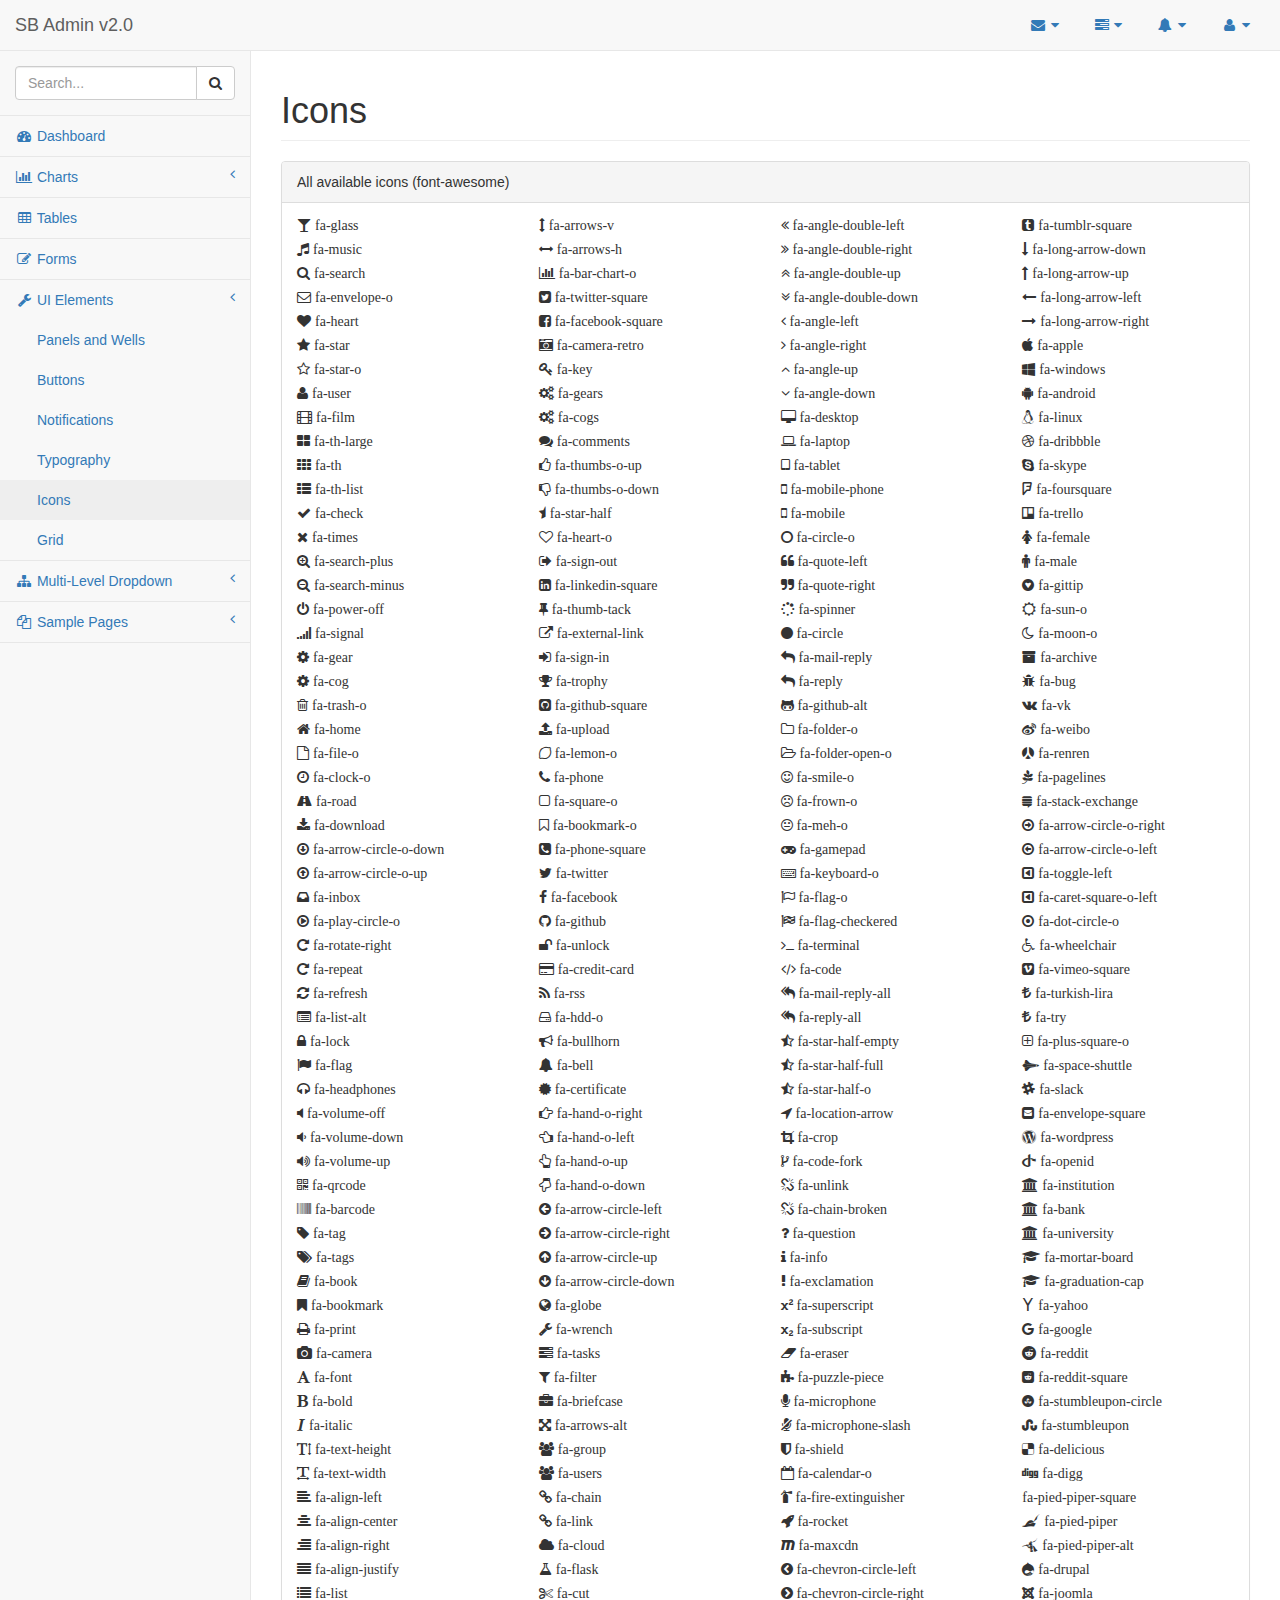
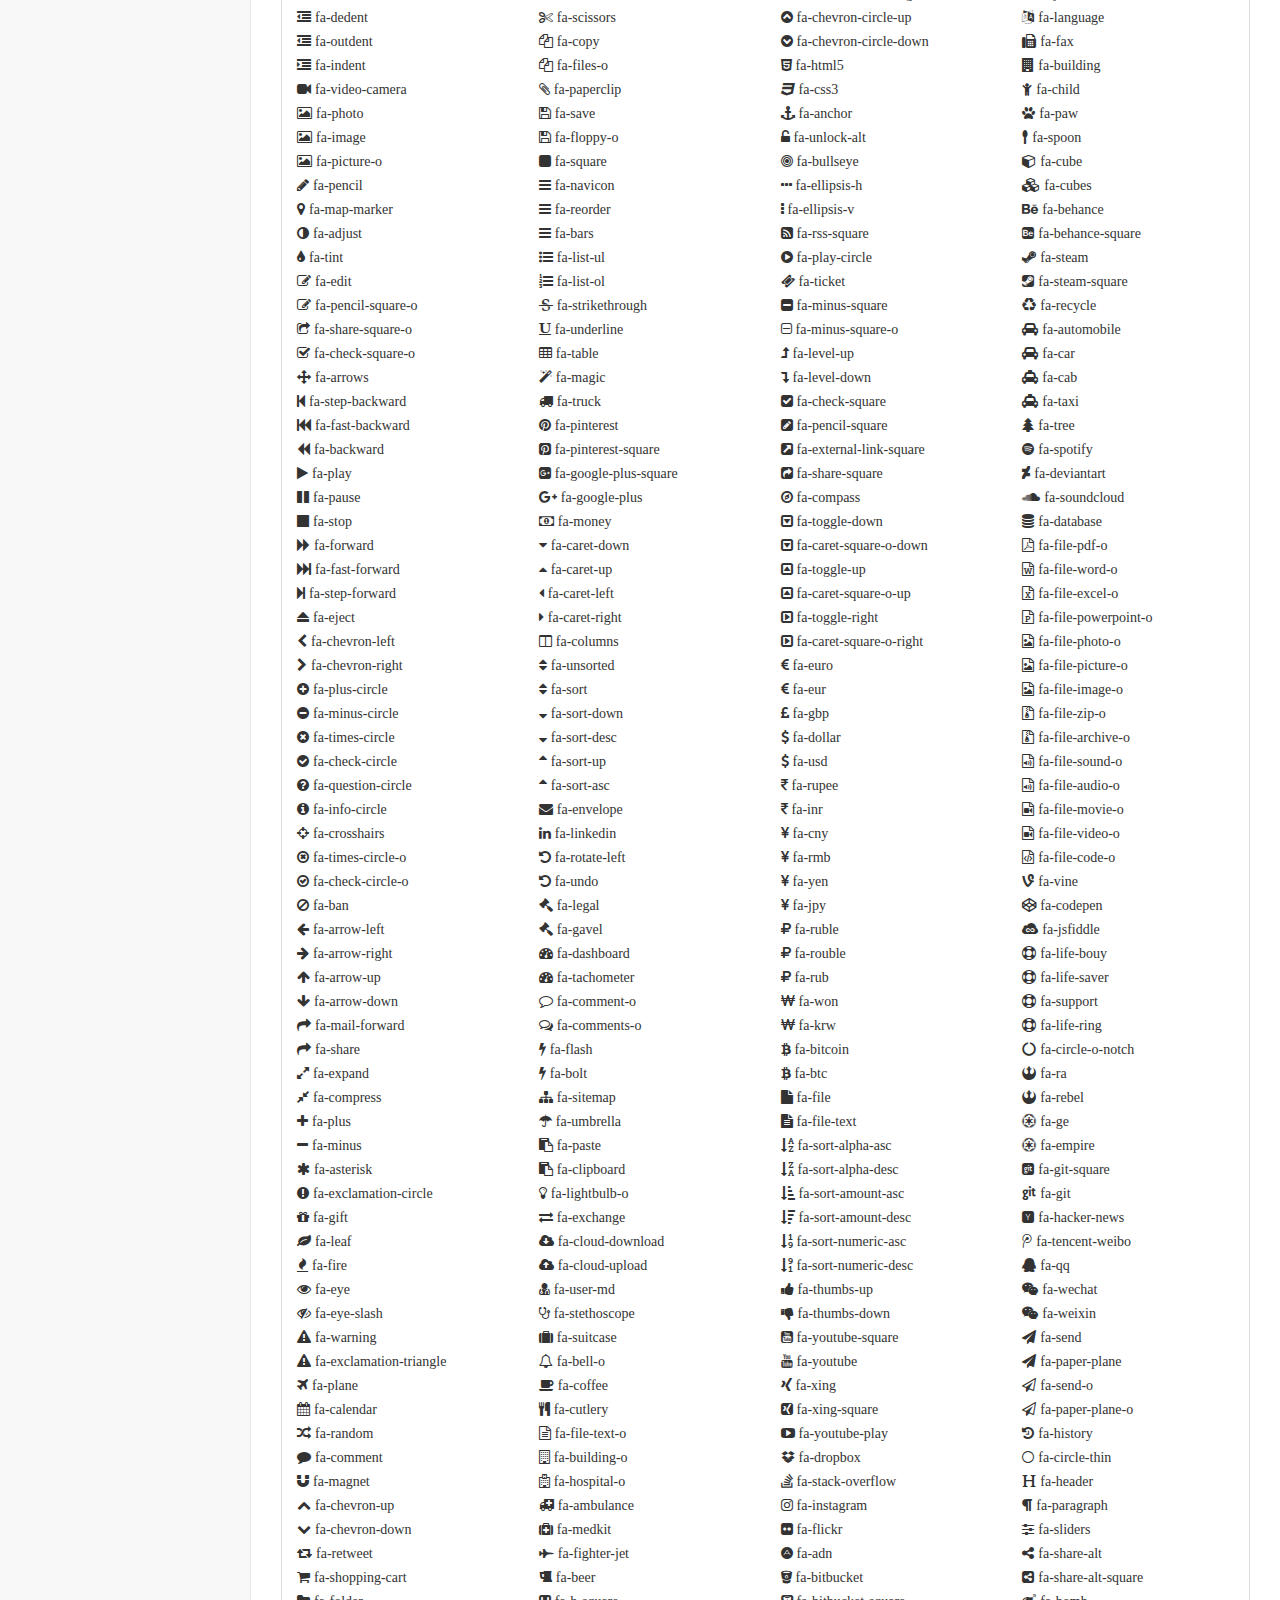
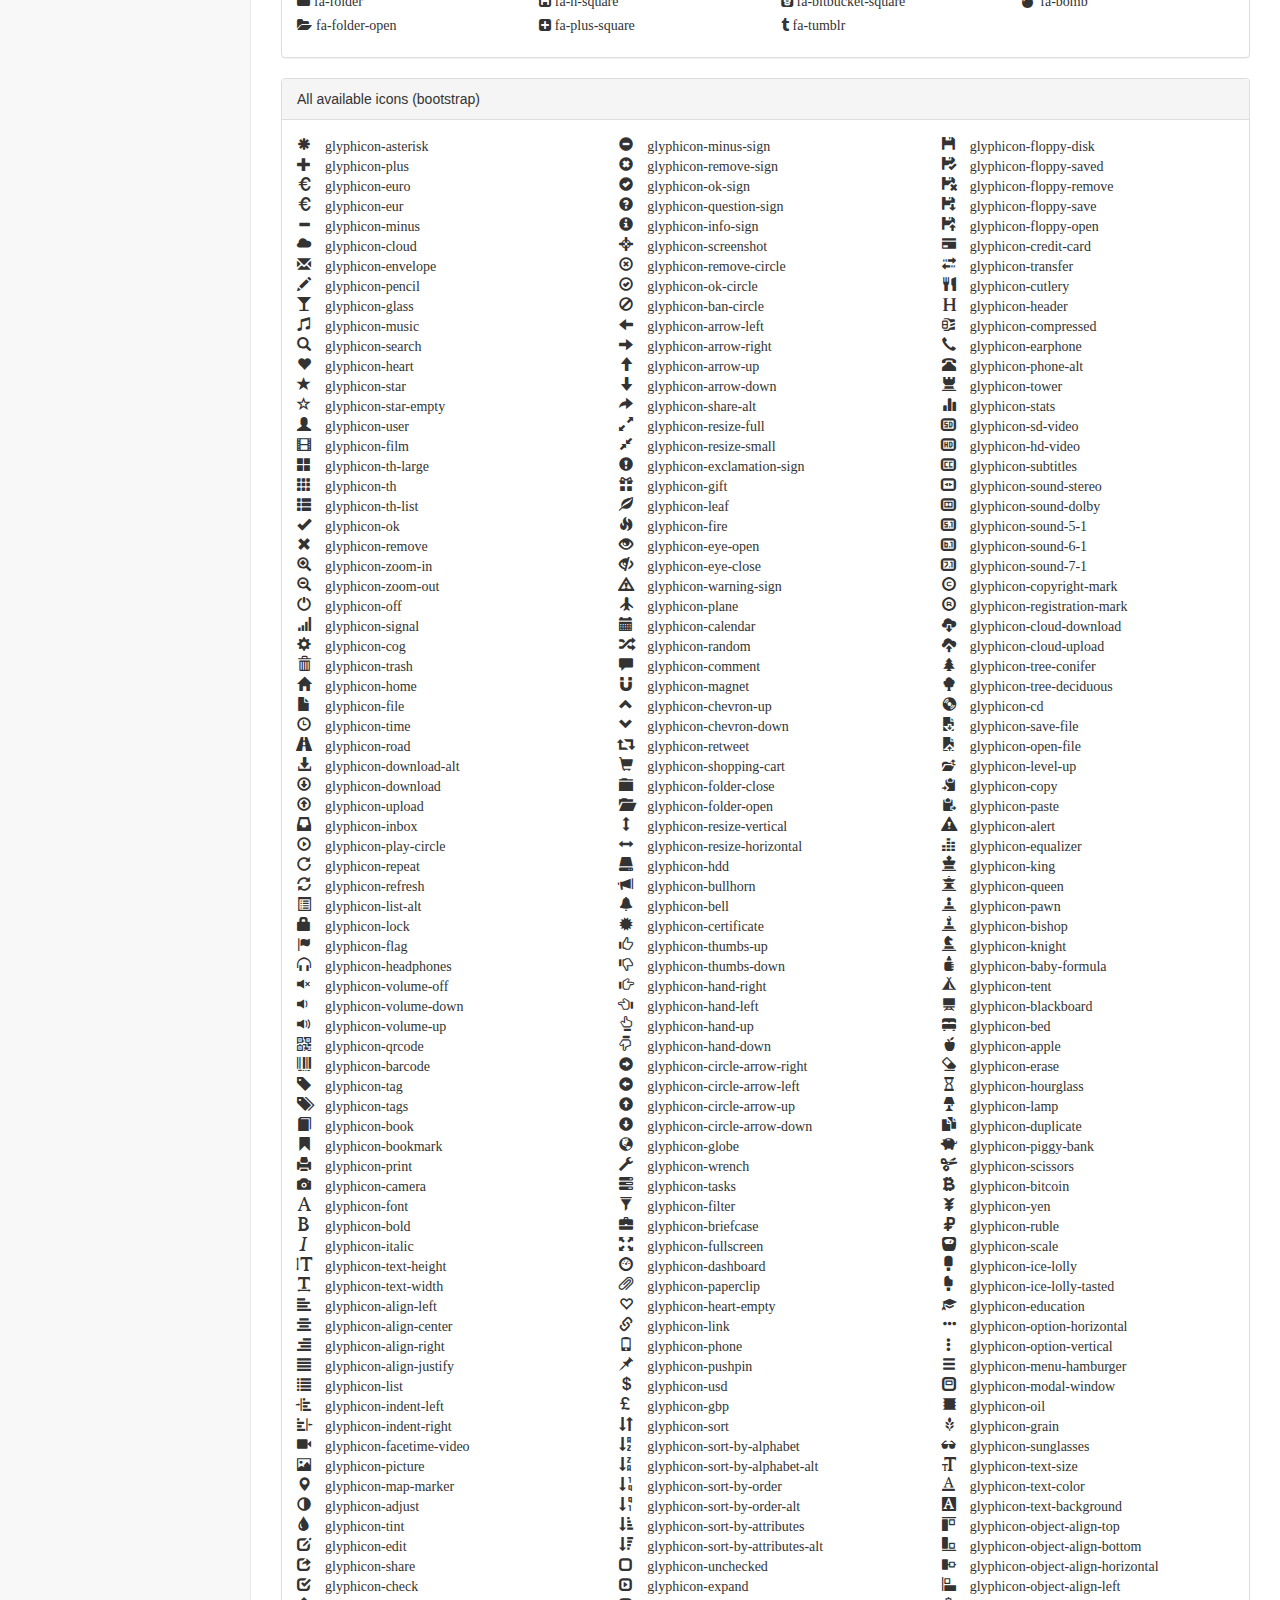
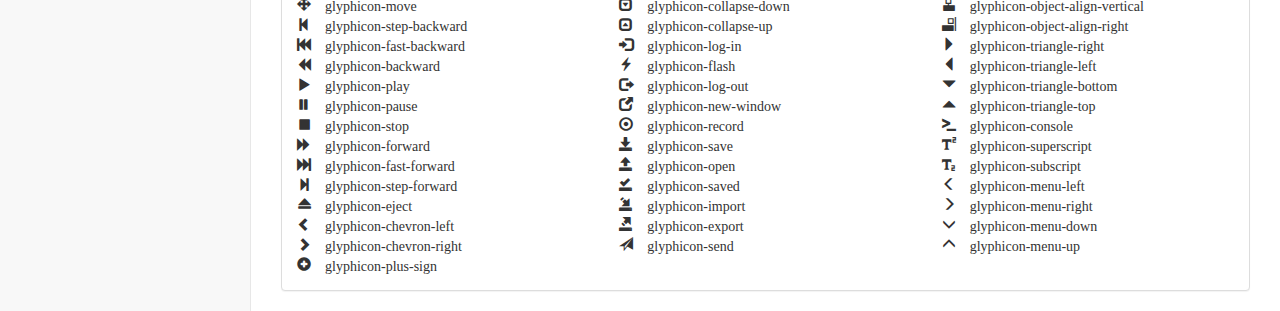
<file: pages/icons.html>
<!DOCTYPE html>
<html lang="en">

<head>

    <meta charset="utf-8">
    <meta http-equiv="X-UA-Compatible" content="IE=edge">
    <meta name="viewport" content="width=device-width, initial-scale=1">
    <meta name="description" content="">
    <meta name="author" content="">

    <title>SB Admin 2 - Bootstrap Admin Theme</title>

    <!-- Bootstrap Core CSS -->
    <link href="../vendor/bootstrap/css/bootstrap.min.css" rel="stylesheet">

    <!-- MetisMenu CSS -->
    <link href="../vendor/metisMenu/metisMenu.min.css" rel="stylesheet">

    <!-- Custom CSS -->
    <link href="../dist/css/sb-admin-2.css" rel="stylesheet">

    <!-- Custom Fonts -->
    <link href="../vendor/font-awesome/css/font-awesome.min.css" rel="stylesheet" type="text/css">

    <!-- HTML5 Shim and Respond.js IE8 support of HTML5 elements and media queries -->
    <!-- WARNING: Respond.js doesn't work if you view the page via file:// -->
    <!--[if lt IE 9]>
        <script src="https://oss.maxcdn.com/libs/html5shiv/3.7.0/html5shiv.js"></script>
        <script src="https://oss.maxcdn.com/libs/respond.js/1.4.2/respond.min.js"></script>
    <![endif]-->

</head>

<body>

    <div id="wrapper">

        <!-- Navigation -->
        <nav class="navbar navbar-default navbar-static-top" role="navigation" style="margin-bottom: 0">
            <div class="navbar-header">
                <button type="button" class="navbar-toggle" data-toggle="collapse" data-target=".navbar-collapse">
                    <span class="sr-only">Toggle navigation</span>
                    <span class="icon-bar"></span>
                    <span class="icon-bar"></span>
                    <span class="icon-bar"></span>
                </button>
                <a class="navbar-brand" href="index.html">SB Admin v2.0</a>
            </div>
            <!-- /.navbar-header -->

            <ul class="nav navbar-top-links navbar-right">
                <li class="dropdown">
                    <a class="dropdown-toggle" data-toggle="dropdown" href="#">
                        <i class="fa fa-envelope fa-fw"></i> <i class="fa fa-caret-down"></i>
                    </a>
                    <ul class="dropdown-menu dropdown-messages">
                        <li>
                            <a href="#">
                                <div>
                                    <strong>John Smith</strong>
                                    <span class="pull-right text-muted">
                                            <em>Yesterday</em>
                                        </span>
                                </div>
                                <div>Lorem ipsum dolor sit amet, consectetur adipiscing elit. Pellentesque eleifend...</div>
                            </a>
                        </li>
                        <li class="divider"></li>
                        <li>
                            <a href="#">
                                <div>
                                    <strong>John Smith</strong>
                                    <span class="pull-right text-muted">
                                            <em>Yesterday</em>
                                        </span>
                                </div>
                                <div>Lorem ipsum dolor sit amet, consectetur adipiscing elit. Pellentesque eleifend...</div>
                            </a>
                        </li>
                        <li class="divider"></li>
                        <li>
                            <a href="#">
                                <div>
                                    <strong>John Smith</strong>
                                    <span class="pull-right text-muted">
                                            <em>Yesterday</em>
                                        </span>
                                </div>
                                <div>Lorem ipsum dolor sit amet, consectetur adipiscing elit. Pellentesque eleifend...</div>
                            </a>
                        </li>
                        <li class="divider"></li>
                        <li>
                            <a class="text-center" href="#">
                                <strong>Read All Messages</strong>
                                <i class="fa fa-angle-right"></i>
                            </a>
                        </li>
                    </ul>
                    <!-- /.dropdown-messages -->
                </li>
                <!-- /.dropdown -->
                <li class="dropdown">
                    <a class="dropdown-toggle" data-toggle="dropdown" href="#">
                        <i class="fa fa-tasks fa-fw"></i> <i class="fa fa-caret-down"></i>
                    </a>
                    <ul class="dropdown-menu dropdown-tasks">
                        <li>
                            <a href="#">
                                <div>
                                    <p>
                                        <strong>Task 1</strong>
                                        <span class="pull-right text-muted">40% Complete</span>
                                    </p>
                                    <div class="progress progress-striped active">
                                        <div class="progress-bar progress-bar-success" role="progressbar" aria-valuenow="40" aria-valuemin="0" aria-valuemax="100" style="width: 40%">
                                            <span class="sr-only">40% Complete (success)</span>
                                        </div>
                                    </div>
                                </div>
                            </a>
                        </li>
                        <li class="divider"></li>
                        <li>
                            <a href="#">
                                <div>
                                    <p>
                                        <strong>Task 2</strong>
                                        <span class="pull-right text-muted">20% Complete</span>
                                    </p>
                                    <div class="progress progress-striped active">
                                        <div class="progress-bar progress-bar-info" role="progressbar" aria-valuenow="20" aria-valuemin="0" aria-valuemax="100" style="width: 20%">
                                            <span class="sr-only">20% Complete</span>
                                        </div>
                                    </div>
                                </div>
                            </a>
                        </li>
                        <li class="divider"></li>
                        <li>
                            <a href="#">
                                <div>
                                    <p>
                                        <strong>Task 3</strong>
                                        <span class="pull-right text-muted">60% Complete</span>
                                    </p>
                                    <div class="progress progress-striped active">
                                        <div class="progress-bar progress-bar-warning" role="progressbar" aria-valuenow="60" aria-valuemin="0" aria-valuemax="100" style="width: 60%">
                                            <span class="sr-only">60% Complete (warning)</span>
                                        </div>
                                    </div>
                                </div>
                            </a>
                        </li>
                        <li class="divider"></li>
                        <li>
                            <a href="#">
                                <div>
                                    <p>
                                        <strong>Task 4</strong>
                                        <span class="pull-right text-muted">80% Complete</span>
                                    </p>
                                    <div class="progress progress-striped active">
                                        <div class="progress-bar progress-bar-danger" role="progressbar" aria-valuenow="80" aria-valuemin="0" aria-valuemax="100" style="width: 80%">
                                            <span class="sr-only">80% Complete (danger)</span>
                                        </div>
                                    </div>
                                </div>
                            </a>
                        </li>
                        <li class="divider"></li>
                        <li>
                            <a class="text-center" href="#">
                                <strong>See All Tasks</strong>
                                <i class="fa fa-angle-right"></i>
                            </a>
                        </li>
                    </ul>
                    <!-- /.dropdown-tasks -->
                </li>
                <!-- /.dropdown -->
                <li class="dropdown">
                    <a class="dropdown-toggle" data-toggle="dropdown" href="#">
                        <i class="fa fa-bell fa-fw"></i> <i class="fa fa-caret-down"></i>
                    </a>
                    <ul class="dropdown-menu dropdown-alerts">
                        <li>
                            <a href="#">
                                <div>
                                    <i class="fa fa-comment fa-fw"></i> New Comment
                                    <span class="pull-right text-muted small">4 minutes ago</span>
                                </div>
                            </a>
                        </li>
                        <li class="divider"></li>
                        <li>
                            <a href="#">
                                <div>
                                    <i class="fa fa-twitter fa-fw"></i> 3 New Followers
                                    <span class="pull-right text-muted small">12 minutes ago</span>
                                </div>
                            </a>
                        </li>
                        <li class="divider"></li>
                        <li>
                            <a href="#">
                                <div>
                                    <i class="fa fa-envelope fa-fw"></i> Message Sent
                                    <span class="pull-right text-muted small">4 minutes ago</span>
                                </div>
                            </a>
                        </li>
                        <li class="divider"></li>
                        <li>
                            <a href="#">
                                <div>
                                    <i class="fa fa-tasks fa-fw"></i> New Task
                                    <span class="pull-right text-muted small">4 minutes ago</span>
                                </div>
                            </a>
                        </li>
                        <li class="divider"></li>
                        <li>
                            <a href="#">
                                <div>
                                    <i class="fa fa-upload fa-fw"></i> Server Rebooted
                                    <span class="pull-right text-muted small">4 minutes ago</span>
                                </div>
                            </a>
                        </li>
                        <li class="divider"></li>
                        <li>
                            <a class="text-center" href="#">
                                <strong>See All Alerts</strong>
                                <i class="fa fa-angle-right"></i>
                            </a>
                        </li>
                    </ul>
                    <!-- /.dropdown-alerts -->
                </li>
                <!-- /.dropdown -->
                <li class="dropdown">
                    <a class="dropdown-toggle" data-toggle="dropdown" href="#">
                        <i class="fa fa-user fa-fw"></i> <i class="fa fa-caret-down"></i>
                    </a>
                    <ul class="dropdown-menu dropdown-user">
                        <li><a href="#"><i class="fa fa-user fa-fw"></i> User Profile</a>
                        </li>
                        <li><a href="#"><i class="fa fa-gear fa-fw"></i> Settings</a>
                        </li>
                        <li class="divider"></li>
                        <li><a href="login.html"><i class="fa fa-sign-out fa-fw"></i> Logout</a>
                        </li>
                    </ul>
                    <!-- /.dropdown-user -->
                </li>
                <!-- /.dropdown -->
            </ul>
            <!-- /.navbar-top-links -->

            <div class="navbar-default sidebar" role="navigation">
                <div class="sidebar-nav navbar-collapse">
                    <ul class="nav" id="side-menu">
                        <li class="sidebar-search">
                            <div class="input-group custom-search-form">
                                <input type="text" class="form-control" placeholder="Search...">
                                <span class="input-group-btn">
                                    <button class="btn btn-default" type="button">
                                        <i class="fa fa-search"></i>
                                    </button>
                                </span>
                            </div>
                            <!-- /input-group -->
                        </li>
                        <li>
                            <a href="index.html"><i class="fa fa-dashboard fa-fw"></i> Dashboard</a>
                        </li>
                        <li>
                            <a href="#"><i class="fa fa-bar-chart-o fa-fw"></i> Charts<span class="fa arrow"></span></a>
                            <ul class="nav nav-second-level">
                                <li>
                                    <a href="flot.html">Flot Charts</a>
                                </li>
                                <li>
                                    <a href="morris.html">Morris.js Charts</a>
                                </li>
                            </ul>
                            <!-- /.nav-second-level -->
                        </li>
                        <li>
                            <a href="tables.html"><i class="fa fa-table fa-fw"></i> Tables</a>
                        </li>
                        <li>
                            <a href="forms.html"><i class="fa fa-edit fa-fw"></i> Forms</a>
                        </li>
                        <li>
                            <a href="#"><i class="fa fa-wrench fa-fw"></i> UI Elements<span class="fa arrow"></span></a>
                            <ul class="nav nav-second-level">
                                <li>
                                    <a href="panels-wells.html">Panels and Wells</a>
                                </li>
                                <li>
                                    <a href="buttons.html">Buttons</a>
                                </li>
                                <li>
                                    <a href="notifications.html">Notifications</a>
                                </li>
                                <li>
                                    <a href="typography.html">Typography</a>
                                </li>
                                <li>
                                    <a href="icons.html"> Icons</a>
                                </li>
                                <li>
                                    <a href="grid.html">Grid</a>
                                </li>
                            </ul>
                            <!-- /.nav-second-level -->
                        </li>
                        <li>
                            <a href="#"><i class="fa fa-sitemap fa-fw"></i> Multi-Level Dropdown<span class="fa arrow"></span></a>
                            <ul class="nav nav-second-level">
                                <li>
                                    <a href="#">Second Level Item</a>
                                </li>
                                <li>
                                    <a href="#">Second Level Item</a>
                                </li>
                                <li>
                                    <a href="#">Third Level <span class="fa arrow"></span></a>
                                    <ul class="nav nav-third-level">
                                        <li>
                                            <a href="#">Third Level Item</a>
                                        </li>
                                        <li>
                                            <a href="#">Third Level Item</a>
                                        </li>
                                        <li>
                                            <a href="#">Third Level Item</a>
                                        </li>
                                        <li>
                                            <a href="#">Third Level Item</a>
                                        </li>
                                    </ul>
                                    <!-- /.nav-third-level -->
                                </li>
                            </ul>
                            <!-- /.nav-second-level -->
                        </li>
                        <li>
                            <a href="#"><i class="fa fa-files-o fa-fw"></i> Sample Pages<span class="fa arrow"></span></a>
                            <ul class="nav nav-second-level">
                                <li>
                                    <a href="blank.html">Blank Page</a>
                                </li>
                                <li>
                                    <a href="login.html">Login Page</a>
                                </li>
                            </ul>
                            <!-- /.nav-second-level -->
                        </li>
                    </ul>
                </div>
                <!-- /.sidebar-collapse -->
            </div>
            <!-- /.navbar-static-side -->
        </nav>

        <div id="page-wrapper">
            <div class="row">
                <div class="col-lg-12">
                    <h1 class="page-header">Icons</h1>
                </div>
                <!-- /.col-lg-12 -->
            </div>
            <!-- /.row -->
            <div class="row">
                <div class="col-lg-12">
                    <div class="panel panel-default">
                        <div class="panel-heading">
                            All available icons (font-awesome)
                        </div>
                        <div class="panel-body">
                            <div class="row">
                                <div class="fa col-lg-3">
                                    <p class="fa fa-glass"> fa-glass </p>
                                    <br/>
                                    <p class="fa fa-music"> fa-music </p>
                                    <br/>
                                    <p class="fa fa-search"> fa-search </p>
                                    <br/>
                                    <p class="fa fa-envelope-o"> fa-envelope-o </p>
                                    <br/>
                                    <p class="fa fa-heart"> fa-heart </p>
                                    <br/>
                                    <p class="fa fa-star"> fa-star </p>
                                    <br/>
                                    <p class="fa fa-star-o"> fa-star-o </p>
                                    <br/>
                                    <p class="fa fa-user"> fa-user </p>
                                    <br/>
                                    <p class="fa fa-film"> fa-film </p>
                                    <br/>
                                    <p class="fa fa-th-large"> fa-th-large </p>
                                    <br/>
                                    <p class="fa fa-th"> fa-th </p>
                                    <br/>
                                    <p class="fa fa-th-list"> fa-th-list </p>
                                    <br/>
                                    <p class="fa fa-check"> fa-check </p>
                                    <br/>
                                    <p class="fa fa-times"> fa-times </p>
                                    <br/>
                                    <p class="fa fa-search-plus"> fa-search-plus </p>
                                    <br/>
                                    <p class="fa fa-search-minus"> fa-search-minus </p>
                                    <br/>
                                    <p class="fa fa-power-off"> fa-power-off </p>
                                    <br/>
                                    <p class="fa fa-signal"> fa-signal </p>
                                    <br/>
                                    <p class="fa fa-gear"> fa-gear </p>
                                    <br/>
                                    <p class="fa fa-cog"> fa-cog </p>
                                    <br/>
                                    <p class="fa fa-trash-o"> fa-trash-o </p>
                                    <br/>
                                    <p class="fa fa-home"> fa-home </p>
                                    <br/>
                                    <p class="fa fa-file-o"> fa-file-o </p>
                                    <br/>
                                    <p class="fa fa-clock-o"> fa-clock-o </p>
                                    <br/>
                                    <p class="fa fa-road"> fa-road </p>
                                    <br/>
                                    <p class="fa fa-download"> fa-download </p>
                                    <br/>
                                    <p class="fa fa-arrow-circle-o-down"> fa-arrow-circle-o-down </p>
                                    <br/>
                                    <p class="fa fa-arrow-circle-o-up"> fa-arrow-circle-o-up </p>
                                    <br/>
                                    <p class="fa fa-inbox"> fa-inbox </p>
                                    <br/>
                                    <p class="fa fa-play-circle-o"> fa-play-circle-o </p>
                                    <br/>
                                    <p class="fa fa-rotate-right"> fa-rotate-right </p>
                                    <br/>
                                    <p class="fa fa-repeat"> fa-repeat </p>
                                    <br/>
                                    <p class="fa fa-refresh"> fa-refresh </p>
                                    <br/>
                                    <p class="fa fa-list-alt"> fa-list-alt </p>
                                    <br/>
                                    <p class="fa fa-lock"> fa-lock </p>
                                    <br/>
                                    <p class="fa fa-flag"> fa-flag </p>
                                    <br/>
                                    <p class="fa fa-headphones"> fa-headphones </p>
                                    <br/>
                                    <p class="fa fa-volume-off"> fa-volume-off </p>
                                    <br/>
                                    <p class="fa fa-volume-down"> fa-volume-down </p>
                                    <br/>
                                    <p class="fa fa-volume-up"> fa-volume-up </p>
                                    <br/>
                                    <p class="fa fa-qrcode"> fa-qrcode </p>
                                    <br/>
                                    <p class="fa fa-barcode"> fa-barcode </p>
                                    <br/>
                                    <p class="fa fa-tag"> fa-tag </p>
                                    <br/>
                                    <p class="fa fa-tags"> fa-tags </p>
                                    <br/>
                                    <p class="fa fa-book"> fa-book </p>
                                    <br/>
                                    <p class="fa fa-bookmark"> fa-bookmark </p>
                                    <br/>
                                    <p class="fa fa-print"> fa-print </p>
                                    <br/>
                                    <p class="fa fa-camera"> fa-camera </p>
                                    <br/>
                                    <p class="fa fa-font"> fa-font </p>
                                    <br/>
                                    <p class="fa fa-bold"> fa-bold </p>
                                    <br/>
                                    <p class="fa fa-italic"> fa-italic </p>
                                    <br/>
                                    <p class="fa fa-text-height"> fa-text-height </p>
                                    <br/>
                                    <p class="fa fa-text-width"> fa-text-width </p>
                                    <br/>
                                    <p class="fa fa-align-left"> fa-align-left </p>
                                    <br/>
                                    <p class="fa fa-align-center"> fa-align-center </p>
                                    <br/>
                                    <p class="fa fa-align-right"> fa-align-right </p>
                                    <br/>
                                    <p class="fa fa-align-justify"> fa-align-justify </p>
                                    <br/>
                                    <p class="fa fa-list"> fa-list </p>
                                    <br/>
                                    <p class="fa fa-dedent"> fa-dedent </p>
                                    <br/>
                                    <p class="fa fa-outdent"> fa-outdent </p>
                                    <br/>
                                    <p class="fa fa-indent"> fa-indent </p>
                                    <br/>
                                    <p class="fa fa-video-camera"> fa-video-camera </p>
                                    <br/>
                                    <p class="fa fa-photo"> fa-photo </p>
                                    <br/>
                                    <p class="fa fa-image"> fa-image </p>
                                    <br/>
                                    <p class="fa fa-picture-o"> fa-picture-o </p>
                                    <br/>
                                    <p class="fa fa-pencil"> fa-pencil </p>
                                    <br/>
                                    <p class="fa fa-map-marker"> fa-map-marker </p>
                                    <br/>
                                    <p class="fa fa-adjust"> fa-adjust </p>
                                    <br/>
                                    <p class="fa fa-tint"> fa-tint </p>
                                    <br/>
                                    <p class="fa fa-edit"> fa-edit </p>
                                    <br/>
                                    <p class="fa fa-pencil-square-o"> fa-pencil-square-o </p>
                                    <br/>
                                    <p class="fa fa-share-square-o"> fa-share-square-o </p>
                                    <br/>
                                    <p class="fa fa-check-square-o"> fa-check-square-o </p>
                                    <br/>
                                    <p class="fa fa-arrows"> fa-arrows </p>
                                    <br/>
                                    <p class="fa fa-step-backward"> fa-step-backward </p>
                                    <br/>
                                    <p class="fa fa-fast-backward"> fa-fast-backward </p>
                                    <br/>
                                    <p class="fa fa-backward"> fa-backward </p>
                                    <br/>
                                    <p class="fa fa-play"> fa-play </p>
                                    <br/>
                                    <p class="fa fa-pause"> fa-pause </p>
                                    <br/>
                                    <p class="fa fa-stop"> fa-stop </p>
                                    <br/>
                                    <p class="fa fa-forward"> fa-forward </p>
                                    <br/>
                                    <p class="fa fa-fast-forward"> fa-fast-forward </p>
                                    <br/>
                                    <p class="fa fa-step-forward"> fa-step-forward </p>
                                    <br/>
                                    <p class="fa fa-eject"> fa-eject </p>
                                    <br/>
                                    <p class="fa fa-chevron-left"> fa-chevron-left </p>
                                    <br/>
                                    <p class="fa fa-chevron-right"> fa-chevron-right </p>
                                    <br/>
                                    <p class="fa fa-plus-circle"> fa-plus-circle </p>
                                    <br/>
                                    <p class="fa fa-minus-circle"> fa-minus-circle </p>
                                    <br/>
                                    <p class="fa fa-times-circle"> fa-times-circle </p>
                                    <br/>
                                    <p class="fa fa-check-circle"> fa-check-circle </p>
                                    <br/>
                                    <p class="fa fa-question-circle"> fa-question-circle </p>
                                    <br/>
                                    <p class="fa fa-info-circle"> fa-info-circle </p>
                                    <br/>
                                    <p class="fa fa-crosshairs"> fa-crosshairs </p>
                                    <br/>
                                    <p class="fa fa-times-circle-o"> fa-times-circle-o </p>
                                    <br/>
                                    <p class="fa fa-check-circle-o"> fa-check-circle-o </p>
                                    <br/>
                                    <p class="fa fa-ban"> fa-ban </p>
                                    <br/>
                                    <p class="fa fa-arrow-left"> fa-arrow-left </p>
                                    <br/>
                                    <p class="fa fa-arrow-right"> fa-arrow-right </p>
                                    <br/>
                                    <p class="fa fa-arrow-up"> fa-arrow-up </p>
                                    <br/>
                                    <p class="fa fa-arrow-down"> fa-arrow-down </p>
                                    <br/>
                                    <p class="fa fa-mail-forward"> fa-mail-forward </p>
                                    <br/>
                                    <p class="fa fa-share"> fa-share </p>
                                    <br/>
                                    <p class="fa fa-expand"> fa-expand </p>
                                    <br/>
                                    <p class="fa fa-compress"> fa-compress </p>
                                    <br/>
                                    <p class="fa fa-plus"> fa-plus </p>
                                    <br/>
                                    <p class="fa fa-minus"> fa-minus </p>
                                    <br/>
                                    <p class="fa fa-asterisk"> fa-asterisk </p>
                                    <br/>
                                    <p class="fa fa-exclamation-circle"> fa-exclamation-circle </p>
                                    <br/>
                                    <p class="fa fa-gift"> fa-gift </p>
                                    <br/>
                                    <p class="fa fa-leaf"> fa-leaf </p>
                                    <br/>
                                    <p class="fa fa-fire"> fa-fire </p>
                                    <br/>
                                    <p class="fa fa-eye"> fa-eye </p>
                                    <br/>
                                    <p class="fa fa-eye-slash"> fa-eye-slash </p>
                                    <br/>
                                    <p class="fa fa-warning"> fa-warning </p>
                                    <br/>
                                    <p class="fa fa-exclamation-triangle"> fa-exclamation-triangle </p>
                                    <br/>
                                    <p class="fa fa-plane"> fa-plane </p>
                                    <br/>
                                    <p class="fa fa-calendar"> fa-calendar </p>
                                    <br/>
                                    <p class="fa fa-random"> fa-random </p>
                                    <br/>
                                    <p class="fa fa-comment"> fa-comment </p>
                                    <br/>
                                    <p class="fa fa-magnet"> fa-magnet </p>
                                    <br/>
                                    <p class="fa fa-chevron-up"> fa-chevron-up </p>
                                    <br/>
                                    <p class="fa fa-chevron-down"> fa-chevron-down </p>
                                    <br/>
                                    <p class="fa fa-retweet"> fa-retweet </p>
                                    <br/>
                                    <p class="fa fa-shopping-cart"> fa-shopping-cart </p>
                                    <br/>
                                    <p class="fa fa-folder"> fa-folder </p>
                                    <br/>
                                    <p class="fa fa-folder-open"> fa-folder-open </p>
                                    <br/>
                                </div>
                                <!-- /.col-lg-6 (nested) -->
                                <div class="fa col-lg-3">
                                    <p class="fa fa-arrows-v"> fa-arrows-v </p>
                                    <br/>
                                    <p class="fa fa-arrows-h"> fa-arrows-h </p>
                                    <br/>
                                    <p class="fa fa-bar-chart-o"> fa-bar-chart-o </p>
                                    <br/>
                                    <p class="fa fa-twitter-square"> fa-twitter-square </p>
                                    <br/>
                                    <p class="fa fa-facebook-square"> fa-facebook-square </p>
                                    <br/>
                                    <p class="fa fa-camera-retro"> fa-camera-retro </p>
                                    <br/>
                                    <p class="fa fa-key"> fa-key </p>
                                    <br/>
                                    <p class="fa fa-gears"> fa-gears </p>
                                    <br/>
                                    <p class="fa fa-cogs"> fa-cogs </p>
                                    <br/>
                                    <p class="fa fa-comments"> fa-comments </p>
                                    <br/>
                                    <p class="fa fa-thumbs-o-up"> fa-thumbs-o-up </p>
                                    <br/>
                                    <p class="fa fa-thumbs-o-down"> fa-thumbs-o-down </p>
                                    <br/>
                                    <p class="fa fa-star-half"> fa-star-half </p>
                                    <br/>
                                    <p class="fa fa-heart-o"> fa-heart-o </p>
                                    <br/>
                                    <p class="fa fa-sign-out"> fa-sign-out </p>
                                    <br/>
                                    <p class="fa fa-linkedin-square"> fa-linkedin-square </p>
                                    <br/>
                                    <p class="fa fa-thumb-tack"> fa-thumb-tack </p>
                                    <br/>
                                    <p class="fa fa-external-link"> fa-external-link </p>
                                    <br/>
                                    <p class="fa fa-sign-in"> fa-sign-in </p>
                                    <br/>
                                    <p class="fa fa-trophy"> fa-trophy </p>
                                    <br/>
                                    <p class="fa fa-github-square"> fa-github-square </p>
                                    <br/>
                                    <p class="fa fa-upload"> fa-upload </p>
                                    <br/>
                                    <p class="fa fa-lemon-o"> fa-lemon-o </p>
                                    <br/>
                                    <p class="fa fa-phone"> fa-phone </p>
                                    <br/>
                                    <p class="fa fa-square-o"> fa-square-o </p>
                                    <br/>
                                    <p class="fa fa-bookmark-o"> fa-bookmark-o </p>
                                    <br/>
                                    <p class="fa fa-phone-square"> fa-phone-square </p>
                                    <br/>
                                    <p class="fa fa-twitter"> fa-twitter </p>
                                    <br/>
                                    <p class="fa fa-facebook"> fa-facebook </p>
                                    <br/>
                                    <p class="fa fa-github"> fa-github </p>
                                    <br/>
                                    <p class="fa fa-unlock"> fa-unlock </p>
                                    <br/>
                                    <p class="fa fa-credit-card"> fa-credit-card </p>
                                    <br/>
                                    <p class="fa fa-rss"> fa-rss </p>
                                    <br/>
                                    <p class="fa fa-hdd-o"> fa-hdd-o </p>
                                    <br/>
                                    <p class="fa fa-bullhorn"> fa-bullhorn </p>
                                    <br/>
                                    <p class="fa fa-bell"> fa-bell </p>
                                    <br/>
                                    <p class="fa fa-certificate"> fa-certificate </p>
                                    <br/>
                                    <p class="fa fa-hand-o-right"> fa-hand-o-right </p>
                                    <br/>
                                    <p class="fa fa-hand-o-left"> fa-hand-o-left </p>
                                    <br/>
                                    <p class="fa fa-hand-o-up"> fa-hand-o-up </p>
                                    <br/>
                                    <p class="fa fa-hand-o-down"> fa-hand-o-down </p>
                                    <br/>
                                    <p class="fa fa-arrow-circle-left"> fa-arrow-circle-left </p>
                                    <br/>
                                    <p class="fa fa-arrow-circle-right"> fa-arrow-circle-right </p>
                                    <br/>
                                    <p class="fa fa-arrow-circle-up"> fa-arrow-circle-up </p>
                                    <br/>
                                    <p class="fa fa-arrow-circle-down"> fa-arrow-circle-down </p>
                                    <br/>
                                    <p class="fa fa-globe"> fa-globe </p>
                                    <br/>
                                    <p class="fa fa-wrench"> fa-wrench </p>
                                    <br/>
                                    <p class="fa fa-tasks"> fa-tasks </p>
                                    <br/>
                                    <p class="fa fa-filter"> fa-filter </p>
                                    <br/>
                                    <p class="fa fa-briefcase"> fa-briefcase </p>
                                    <br/>
                                    <p class="fa fa-arrows-alt"> fa-arrows-alt </p>
                                    <br/>
                                    <p class="fa fa-group"> fa-group </p>
                                    <br/>
                                    <p class="fa fa-users"> fa-users </p>
                                    <br/>
                                    <p class="fa fa-chain"> fa-chain </p>
                                    <br/>
                                    <p class="fa fa-link"> fa-link </p>
                                    <br/>
                                    <p class="fa fa-cloud"> fa-cloud </p>
                                    <br/>
                                    <p class="fa fa-flask"> fa-flask </p>
                                    <br/>
                                    <p class="fa fa-cut"> fa-cut </p>
                                    <br/>
                                    <p class="fa fa-scissors"> fa-scissors </p>
                                    <br/>
                                    <p class="fa fa-copy"> fa-copy </p>
                                    <br/>
                                    <p class="fa fa-files-o"> fa-files-o </p>
                                    <br/>
                                    <p class="fa fa-paperclip"> fa-paperclip </p>
                                    <br/>
                                    <p class="fa fa-save"> fa-save </p>
                                    <br/>
                                    <p class="fa fa-floppy-o"> fa-floppy-o </p>
                                    <br/>
                                    <p class="fa fa-square"> fa-square </p>
                                    <br/>
                                    <p class="fa fa-navicon"> fa-navicon </p>
                                    <br/>
                                    <p class="fa fa-reorder"> fa-reorder </p>
                                    <br/>
                                    <p class="fa fa-bars"> fa-bars </p>
                                    <br/>
                                    <p class="fa fa-list-ul"> fa-list-ul </p>
                                    <br/>
                                    <p class="fa fa-list-ol"> fa-list-ol </p>
                                    <br/>
                                    <p class="fa fa-strikethrough"> fa-strikethrough </p>
                                    <br/>
                                    <p class="fa fa-underline"> fa-underline </p>
                                    <br/>
                                    <p class="fa fa-table"> fa-table </p>
                                    <br/>
                                    <p class="fa fa-magic"> fa-magic </p>
                                    <br/>
                                    <p class="fa fa-truck"> fa-truck </p>
                                    <br/>
                                    <p class="fa fa-pinterest"> fa-pinterest </p>
                                    <br/>
                                    <p class="fa fa-pinterest-square"> fa-pinterest-square </p>
                                    <br/>
                                    <p class="fa fa-google-plus-square"> fa-google-plus-square </p>
                                    <br/>
                                    <p class="fa fa-google-plus"> fa-google-plus </p>
                                    <br/>
                                    <p class="fa fa-money"> fa-money </p>
                                    <br/>
                                    <p class="fa fa-caret-down"> fa-caret-down </p>
                                    <br/>
                                    <p class="fa fa-caret-up"> fa-caret-up </p>
                                    <br/>
                                    <p class="fa fa-caret-left"> fa-caret-left </p>
                                    <br/>
                                    <p class="fa fa-caret-right"> fa-caret-right </p>
                                    <br/>
                                    <p class="fa fa-columns"> fa-columns </p>
                                    <br/>
                                    <p class="fa fa-unsorted"> fa-unsorted </p>
                                    <br/>
                                    <p class="fa fa-sort"> fa-sort </p>
                                    <br/>
                                    <p class="fa fa-sort-down"> fa-sort-down </p>
                                    <br/>
                                    <p class="fa fa-sort-desc"> fa-sort-desc </p>
                                    <br/>
                                    <p class="fa fa-sort-up"> fa-sort-up </p>
                                    <br/>
                                    <p class="fa fa-sort-asc"> fa-sort-asc </p>
                                    <br/>
                                    <p class="fa fa-envelope"> fa-envelope </p>
                                    <br/>
                                    <p class="fa fa-linkedin"> fa-linkedin </p>
                                    <br/>
                                    <p class="fa fa-rotate-left"> fa-rotate-left </p>
                                    <br/>
                                    <p class="fa fa-undo"> fa-undo </p>
                                    <br/>
                                    <p class="fa fa-legal"> fa-legal </p>
                                    <br/>
                                    <p class="fa fa-gavel"> fa-gavel </p>
                                    <br/>
                                    <p class="fa fa-dashboard"> fa-dashboard </p>
                                    <br/>
                                    <p class="fa fa-tachometer"> fa-tachometer </p>
                                    <br/>
                                    <p class="fa fa-comment-o"> fa-comment-o </p>
                                    <br/>
                                    <p class="fa fa-comments-o"> fa-comments-o </p>
                                    <br/>
                                    <p class="fa fa-flash"> fa-flash </p>
                                    <br/>
                                    <p class="fa fa-bolt"> fa-bolt </p>
                                    <br/>
                                    <p class="fa fa-sitemap"> fa-sitemap </p>
                                    <br/>
                                    <p class="fa fa-umbrella"> fa-umbrella </p>
                                    <br/>
                                    <p class="fa fa-paste"> fa-paste </p>
                                    <br/>
                                    <p class="fa fa-clipboard"> fa-clipboard </p>
                                    <br/>
                                    <p class="fa fa-lightbulb-o"> fa-lightbulb-o </p>
                                    <br/>
                                    <p class="fa fa-exchange"> fa-exchange </p>
                                    <br/>
                                    <p class="fa fa-cloud-download"> fa-cloud-download </p>
                                    <br/>
                                    <p class="fa fa-cloud-upload"> fa-cloud-upload </p>
                                    <br/>
                                    <p class="fa fa-user-md"> fa-user-md </p>
                                    <br/>
                                    <p class="fa fa-stethoscope"> fa-stethoscope </p>
                                    <br/>
                                    <p class="fa fa-suitcase"> fa-suitcase </p>
                                    <br/>
                                    <p class="fa fa-bell-o"> fa-bell-o </p>
                                    <br/>
                                    <p class="fa fa-coffee"> fa-coffee </p>
                                    <br/>
                                    <p class="fa fa-cutlery"> fa-cutlery </p>
                                    <br/>
                                    <p class="fa fa-file-text-o"> fa-file-text-o </p>
                                    <br/>
                                    <p class="fa fa-building-o"> fa-building-o </p>
                                    <br/>
                                    <p class="fa fa-hospital-o"> fa-hospital-o </p>
                                    <br/>
                                    <p class="fa fa-ambulance"> fa-ambulance </p>
                                    <br/>
                                    <p class="fa fa-medkit"> fa-medkit </p>
                                    <br/>
                                    <p class="fa fa-fighter-jet"> fa-fighter-jet </p>
                                    <br/>
                                    <p class="fa fa-beer"> fa-beer </p>
                                    <br/>
                                    <p class="fa fa-h-square"> fa-h-square </p>
                                    <br/>
                                    <p class="fa fa-plus-square"> fa-plus-square </p>
                                    <br/>
                                </div>
                                <div class="fa col-lg-3">
                                    <p class="fa fa-angle-double-left"> fa-angle-double-left </p>
                                    <br/>
                                    <p class="fa fa-angle-double-right"> fa-angle-double-right </p>
                                    <br/>
                                    <p class="fa fa-angle-double-up"> fa-angle-double-up </p>
                                    <br/>
                                    <p class="fa fa-angle-double-down"> fa-angle-double-down </p>
                                    <br/>
                                    <p class="fa fa-angle-left"> fa-angle-left </p>
                                    <br/>
                                    <p class="fa fa-angle-right"> fa-angle-right </p>
                                    <br/>
                                    <p class="fa fa-angle-up"> fa-angle-up </p>
                                    <br/>
                                    <p class="fa fa-angle-down"> fa-angle-down </p>
                                    <br/>
                                    <p class="fa fa-desktop"> fa-desktop </p>
                                    <br/>
                                    <p class="fa fa-laptop"> fa-laptop </p>
                                    <br/>
                                    <p class="fa fa-tablet"> fa-tablet </p>
                                    <br/>
                                    <p class="fa fa-mobile-phone"> fa-mobile-phone </p>
                                    <br/>
                                    <p class="fa fa-mobile"> fa-mobile </p>
                                    <br/>
                                    <p class="fa fa-circle-o"> fa-circle-o </p>
                                    <br/>
                                    <p class="fa fa-quote-left"> fa-quote-left </p>
                                    <br/>
                                    <p class="fa fa-quote-right"> fa-quote-right </p>
                                    <br/>
                                    <p class="fa fa-spinner"> fa-spinner </p>
                                    <br/>
                                    <p class="fa fa-circle"> fa-circle </p>
                                    <br/>
                                    <p class="fa fa-mail-reply"> fa-mail-reply </p>
                                    <br/>
                                    <p class="fa fa-reply"> fa-reply </p>
                                    <br/>
                                    <p class="fa fa-github-alt"> fa-github-alt </p>
                                    <br/>
                                    <p class="fa fa-folder-o"> fa-folder-o </p>
                                    <br/>
                                    <p class="fa fa-folder-open-o"> fa-folder-open-o </p>
                                    <br/>
                                    <p class="fa fa-smile-o"> fa-smile-o </p>
                                    <br/>
                                    <p class="fa fa-frown-o"> fa-frown-o </p>
                                    <br/>
                                    <p class="fa fa-meh-o"> fa-meh-o </p>
                                    <br/>
                                    <p class="fa fa-gamepad"> fa-gamepad </p>
                                    <br/>
                                    <p class="fa fa-keyboard-o"> fa-keyboard-o </p>
                                    <br/>
                                    <p class="fa fa-flag-o"> fa-flag-o </p>
                                    <br/>
                                    <p class="fa fa-flag-checkered"> fa-flag-checkered </p>
                                    <br/>
                                    <p class="fa fa-terminal"> fa-terminal </p>
                                    <br/>
                                    <p class="fa fa-code"> fa-code </p>
                                    <br/>
                                    <p class="fa fa-mail-reply-all"> fa-mail-reply-all </p>
                                    <br/>
                                    <p class="fa fa-reply-all"> fa-reply-all </p>
                                    <br/>
                                    <p class="fa fa-star-half-empty"> fa-star-half-empty </p>
                                    <br/>
                                    <p class="fa fa-star-half-full"> fa-star-half-full </p>
                                    <br/>
                                    <p class="fa fa-star-half-o"> fa-star-half-o </p>
                                    <br/>
                                    <p class="fa fa-location-arrow"> fa-location-arrow </p>
                                    <br/>
                                    <p class="fa fa-crop"> fa-crop </p>
                                    <br/>
                                    <p class="fa fa-code-fork"> fa-code-fork </p>
                                    <br/>
                                    <p class="fa fa-unlink"> fa-unlink </p>
                                    <br/>
                                    <p class="fa fa-chain-broken"> fa-chain-broken </p>
                                    <br/>
                                    <p class="fa fa-question"> fa-question </p>
                                    <br/>
                                    <p class="fa fa-info"> fa-info </p>
                                    <br/>
                                    <p class="fa fa-exclamation"> fa-exclamation </p>
                                    <br/>
                                    <p class="fa fa-superscript"> fa-superscript </p>
                                    <br/>
                                    <p class="fa fa-subscript"> fa-subscript </p>
                                    <br/>
                                    <p class="fa fa-eraser"> fa-eraser </p>
                                    <br/>
                                    <p class="fa fa-puzzle-piece"> fa-puzzle-piece </p>
                                    <br/>
                                    <p class="fa fa-microphone"> fa-microphone </p>
                                    <br/>
                                    <p class="fa fa-microphone-slash"> fa-microphone-slash </p>
                                    <br/>
                                    <p class="fa fa-shield"> fa-shield </p>
                                    <br/>
                                    <p class="fa fa-calendar-o"> fa-calendar-o </p>
                                    <br/>
                                    <p class="fa fa-fire-extinguisher"> fa-fire-extinguisher </p>
                                    <br/>
                                    <p class="fa fa-rocket"> fa-rocket </p>
                                    <br/>
                                    <p class="fa fa-maxcdn"> fa-maxcdn </p>
                                    <br/>
                                    <p class="fa fa-chevron-circle-left"> fa-chevron-circle-left </p>
                                    <br/>
                                    <p class="fa fa-chevron-circle-right"> fa-chevron-circle-right </p>
                                    <br/>
                                    <p class="fa fa-chevron-circle-up"> fa-chevron-circle-up </p>
                                    <br/>
                                    <p class="fa fa-chevron-circle-down"> fa-chevron-circle-down </p>
                                    <br/>
                                    <p class="fa fa-html5"> fa-html5 </p>
                                    <br/>
                                    <p class="fa fa-css3"> fa-css3 </p>
                                    <br/>
                                    <p class="fa fa-anchor"> fa-anchor </p>
                                    <br/>
                                    <p class="fa fa-unlock-alt"> fa-unlock-alt </p>
                                    <br/>
                                    <p class="fa fa-bullseye"> fa-bullseye </p>
                                    <br/>
                                    <p class="fa fa-ellipsis-h"> fa-ellipsis-h </p>
                                    <br/>
                                    <p class="fa fa-ellipsis-v"> fa-ellipsis-v </p>
                                    <br/>
                                    <p class="fa fa-rss-square"> fa-rss-square </p>
                                    <br/>
                                    <p class="fa fa-play-circle"> fa-play-circle </p>
                                    <br/>
                                    <p class="fa fa-ticket"> fa-ticket </p>
                                    <br/>
                                    <p class="fa fa-minus-square"> fa-minus-square </p>
                                    <br/>
                                    <p class="fa fa-minus-square-o"> fa-minus-square-o </p>
                                    <br/>
                                    <p class="fa fa-level-up"> fa-level-up </p>
                                    <br/>
                                    <p class="fa fa-level-down"> fa-level-down </p>
                                    <br/>
                                    <p class="fa fa-check-square"> fa-check-square </p>
                                    <br/>
                                    <p class="fa fa-pencil-square"> fa-pencil-square </p>
                                    <br/>
                                    <p class="fa fa-external-link-square"> fa-external-link-square </p>
                                    <br/>
                                    <p class="fa fa-share-square"> fa-share-square </p>
                                    <br/>
                                    <p class="fa fa-compass"> fa-compass </p>
                                    <br/>
                                    <p class="fa fa-toggle-down"> fa-toggle-down </p>
                                    <br/>
                                    <p class="fa fa-caret-square-o-down"> fa-caret-square-o-down </p>
                                    <br/>
                                    <p class="fa fa-toggle-up"> fa-toggle-up </p>
                                    <br/>
                                    <p class="fa fa-caret-square-o-up"> fa-caret-square-o-up </p>
                                    <br/>
                                    <p class="fa fa-toggle-right"> fa-toggle-right </p>
                                    <br/>
                                    <p class="fa fa-caret-square-o-right"> fa-caret-square-o-right </p>
                                    <br/>
                                    <p class="fa fa-euro"> fa-euro </p>
                                    <br/>
                                    <p class="fa fa-eur"> fa-eur </p>
                                    <br/>
                                    <p class="fa fa-gbp"> fa-gbp </p>
                                    <br/>
                                    <p class="fa fa-dollar"> fa-dollar </p>
                                    <br/>
                                    <p class="fa fa-usd"> fa-usd </p>
                                    <br/>
                                    <p class="fa fa-rupee"> fa-rupee </p>
                                    <br/>
                                    <p class="fa fa-inr"> fa-inr </p>
                                    <br/>
                                    <p class="fa fa-cny"> fa-cny </p>
                                    <br/>
                                    <p class="fa fa-rmb"> fa-rmb </p>
                                    <br/>
                                    <p class="fa fa-yen"> fa-yen </p>
                                    <br/>
                                    <p class="fa fa-jpy"> fa-jpy </p>
                                    <br/>
                                    <p class="fa fa-ruble"> fa-ruble </p>
                                    <br/>
                                    <p class="fa fa-rouble"> fa-rouble </p>
                                    <br/>
                                    <p class="fa fa-rub"> fa-rub </p>
                                    <br/>
                                    <p class="fa fa-won"> fa-won </p>
                                    <br/>
                                    <p class="fa fa-krw"> fa-krw </p>
                                    <br/>
                                    <p class="fa fa-bitcoin"> fa-bitcoin </p>
                                    <br/>
                                    <p class="fa fa-btc"> fa-btc </p>
                                    <br/>
                                    <p class="fa fa-file"> fa-file </p>
                                    <br/>
                                    <p class="fa fa-file-text"> fa-file-text </p>
                                    <br/>
                                    <p class="fa fa-sort-alpha-asc"> fa-sort-alpha-asc </p>
                                    <br/>
                                    <p class="fa fa-sort-alpha-desc"> fa-sort-alpha-desc </p>
                                    <br/>
                                    <p class="fa fa-sort-amount-asc"> fa-sort-amount-asc </p>
                                    <br/>
                                    <p class="fa fa-sort-amount-desc"> fa-sort-amount-desc </p>
                                    <br/>
                                    <p class="fa fa-sort-numeric-asc"> fa-sort-numeric-asc </p>
                                    <br/>
                                    <p class="fa fa-sort-numeric-desc"> fa-sort-numeric-desc </p>
                                    <br/>
                                    <p class="fa fa-thumbs-up"> fa-thumbs-up </p>
                                    <br/>
                                    <p class="fa fa-thumbs-down"> fa-thumbs-down </p>
                                    <br/>
                                    <p class="fa fa-youtube-square"> fa-youtube-square </p>
                                    <br/>
                                    <p class="fa fa-youtube"> fa-youtube </p>
                                    <br/>
                                    <p class="fa fa-xing"> fa-xing </p>
                                    <br/>
                                    <p class="fa fa-xing-square"> fa-xing-square </p>
                                    <br/>
                                    <p class="fa fa-youtube-play"> fa-youtube-play </p>
                                    <br/>
                                    <p class="fa fa-dropbox"> fa-dropbox </p>
                                    <br/>
                                    <p class="fa fa-stack-overflow"> fa-stack-overflow </p>
                                    <br/>
                                    <p class="fa fa-instagram"> fa-instagram </p>
                                    <br/>
                                    <p class="fa fa-flickr"> fa-flickr </p>
                                    <br/>
                                    <p class="fa fa-adn"> fa-adn </p>
                                    <br/>
                                    <p class="fa fa-bitbucket"> fa-bitbucket </p>
                                    <br/>
                                    <p class="fa fa-bitbucket-square"> fa-bitbucket-square </p>
                                    <br/>
                                    <p class="fa fa-tumblr"> fa-tumblr </p>
                                    <br/>
                                </div>
                                <div class="fa col-lg-3">
                                    <p class="fa fa-tumblr-square"> fa-tumblr-square </p>
                                    <br/>
                                    <p class="fa fa-long-arrow-down"> fa-long-arrow-down </p>
                                    <br/>
                                    <p class="fa fa-long-arrow-up"> fa-long-arrow-up </p>
                                    <br/>
                                    <p class="fa fa-long-arrow-left"> fa-long-arrow-left </p>
                                    <br/>
                                    <p class="fa fa-long-arrow-right"> fa-long-arrow-right </p>
                                    <br/>
                                    <p class="fa fa-apple"> fa-apple </p>
                                    <br/>
                                    <p class="fa fa-windows"> fa-windows </p>
                                    <br/>
                                    <p class="fa fa-android"> fa-android </p>
                                    <br/>
                                    <p class="fa fa-linux"> fa-linux </p>
                                    <br/>
                                    <p class="fa fa-dribbble"> fa-dribbble </p>
                                    <br/>
                                    <p class="fa fa-skype"> fa-skype </p>
                                    <br/>
                                    <p class="fa fa-foursquare"> fa-foursquare </p>
                                    <br/>
                                    <p class="fa fa-trello"> fa-trello </p>
                                    <br/>
                                    <p class="fa fa-female"> fa-female </p>
                                    <br/>
                                    <p class="fa fa-male"> fa-male </p>
                                    <br/>
                                    <p class="fa fa-gittip"> fa-gittip </p>
                                    <br/>
                                    <p class="fa fa-sun-o"> fa-sun-o </p>
                                    <br/>
                                    <p class="fa fa-moon-o"> fa-moon-o </p>
                                    <br/>
                                    <p class="fa fa-archive"> fa-archive </p>
                                    <br/>
                                    <p class="fa fa-bug"> fa-bug </p>
                                    <br/>
                                    <p class="fa fa-vk"> fa-vk </p>
                                    <br/>
                                    <p class="fa fa-weibo"> fa-weibo </p>
                                    <br/>
                                    <p class="fa fa-renren"> fa-renren </p>
                                    <br/>
                                    <p class="fa fa-pagelines"> fa-pagelines </p>
                                    <br/>
                                    <p class="fa fa-stack-exchange"> fa-stack-exchange </p>
                                    <br/>
                                    <p class="fa fa-arrow-circle-o-right"> fa-arrow-circle-o-right </p>
                                    <br/>
                                    <p class="fa fa-arrow-circle-o-left"> fa-arrow-circle-o-left </p>
                                    <br/>
                                    <p class="fa fa-toggle-left"> fa-toggle-left </p>
                                    <br/>
                                    <p class="fa fa-caret-square-o-left"> fa-caret-square-o-left </p>
                                    <br/>
                                    <p class="fa fa-dot-circle-o"> fa-dot-circle-o </p>
                                    <br/>
                                    <p class="fa fa-wheelchair"> fa-wheelchair </p>
                                    <br/>
                                    <p class="fa fa-vimeo-square"> fa-vimeo-square </p>
                                    <br/>
                                    <p class="fa fa-turkish-lira"> fa-turkish-lira </p>
                                    <br/>
                                    <p class="fa fa-try"> fa-try </p>
                                    <br/>
                                    <p class="fa fa-plus-square-o"> fa-plus-square-o </p>
                                    <br/>
                                    <p class="fa fa-space-shuttle"> fa-space-shuttle </p>
                                    <br/>
                                    <p class="fa fa-slack"> fa-slack </p>
                                    <br/>
                                    <p class="fa fa-envelope-square"> fa-envelope-square </p>
                                    <br/>
                                    <p class="fa fa-wordpress"> fa-wordpress </p>
                                    <br/>
                                    <p class="fa fa-openid"> fa-openid </p>
                                    <br/>
                                    <p class="fa fa-institution"> fa-institution </p>
                                    <br/>
                                    <p class="fa fa-bank"> fa-bank </p>
                                    <br/>
                                    <p class="fa fa-university"> fa-university </p>
                                    <br/>
                                    <p class="fa fa-mortar-board"> fa-mortar-board </p>
                                    <br/>
                                    <p class="fa fa-graduation-cap"> fa-graduation-cap </p>
                                    <br/>
                                    <p class="fa fa-yahoo"> fa-yahoo </p>
                                    <br/>
                                    <p class="fa fa-google"> fa-google </p>
                                    <br/>
                                    <p class="fa fa-reddit"> fa-reddit </p>
                                    <br/>
                                    <p class="fa fa-reddit-square"> fa-reddit-square </p>
                                    <br/>
                                    <p class="fa fa-stumbleupon-circle"> fa-stumbleupon-circle </p>
                                    <br/>
                                    <p class="fa fa-stumbleupon"> fa-stumbleupon </p>
                                    <br/>
                                    <p class="fa fa-delicious"> fa-delicious </p>
                                    <br/>
                                    <p class="fa fa-digg"> fa-digg </p>
                                    <br/>
                                    <p class="fa fa-pied-piper-square"> fa-pied-piper-square </p>
                                    <br/>
                                    <p class="fa fa-pied-piper"> fa-pied-piper </p>
                                    <br/>
                                    <p class="fa fa-pied-piper-alt"> fa-pied-piper-alt </p>
                                    <br/>
                                    <p class="fa fa-drupal"> fa-drupal </p>
                                    <br/>
                                    <p class="fa fa-joomla"> fa-joomla </p>
                                    <br/>
                                    <p class="fa fa-language"> fa-language </p>
                                    <br/>
                                    <p class="fa fa-fax"> fa-fax </p>
                                    <br/>
                                    <p class="fa fa-building"> fa-building </p>
                                    <br/>
                                    <p class="fa fa-child"> fa-child </p>
                                    <br/>
                                    <p class="fa fa-paw"> fa-paw </p>
                                    <br/>
                                    <p class="fa fa-spoon"> fa-spoon </p>
                                    <br/>
                                    <p class="fa fa-cube"> fa-cube </p>
                                    <br/>
                                    <p class="fa fa-cubes"> fa-cubes </p>
                                    <br/>
                                    <p class="fa fa-behance"> fa-behance </p>
                                    <br/>
                                    <p class="fa fa-behance-square"> fa-behance-square </p>
                                    <br/>
                                    <p class="fa fa-steam"> fa-steam </p>
                                    <br/>
                                    <p class="fa fa-steam-square"> fa-steam-square </p>
                                    <br/>
                                    <p class="fa fa-recycle"> fa-recycle </p>
                                    <br/>
                                    <p class="fa fa-automobile"> fa-automobile </p>
                                    <br/>
                                    <p class="fa fa-car"> fa-car </p>
                                    <br/>
                                    <p class="fa fa-cab"> fa-cab </p>
                                    <br/>
                                    <p class="fa fa-taxi"> fa-taxi </p>
                                    <br/>
                                    <p class="fa fa-tree"> fa-tree </p>
                                    <br/>
                                    <p class="fa fa-spotify"> fa-spotify </p>
                                    <br/>
                                    <p class="fa fa-deviantart"> fa-deviantart </p>
                                    <br/>
                                    <p class="fa fa-soundcloud"> fa-soundcloud </p>
                                    <br/>
                                    <p class="fa fa-database"> fa-database </p>
                                    <br/>
                                    <p class="fa fa-file-pdf-o"> fa-file-pdf-o </p>
                                    <br/>
                                    <p class="fa fa-file-word-o"> fa-file-word-o </p>
                                    <br/>
                                    <p class="fa fa-file-excel-o"> fa-file-excel-o </p>
                                    <br/>
                                    <p class="fa fa-file-powerpoint-o"> fa-file-powerpoint-o </p>
                                    <br/>
                                    <p class="fa fa-file-photo-o"> fa-file-photo-o </p>
                                    <br/>
                                    <p class="fa fa-file-picture-o"> fa-file-picture-o </p>
                                    <br/>
                                    <p class="fa fa-file-image-o"> fa-file-image-o </p>
                                    <br/>
                                    <p class="fa fa-file-zip-o"> fa-file-zip-o </p>
                                    <br/>
                                    <p class="fa fa-file-archive-o"> fa-file-archive-o </p>
                                    <br/>
                                    <p class="fa fa-file-sound-o"> fa-file-sound-o </p>
                                    <br/>
                                    <p class="fa fa-file-audio-o"> fa-file-audio-o </p>
                                    <br/>
                                    <p class="fa fa-file-movie-o"> fa-file-movie-o </p>
                                    <br/>
                                    <p class="fa fa-file-video-o"> fa-file-video-o </p>
                                    <br/>
                                    <p class="fa fa-file-code-o"> fa-file-code-o </p>
                                    <br/>
                                    <p class="fa fa-vine"> fa-vine </p>
                                    <br/>
                                    <p class="fa fa-codepen"> fa-codepen </p>
                                    <br/>
                                    <p class="fa fa-jsfiddle"> fa-jsfiddle </p>
                                    <br/>
                                    <p class="fa fa-life-bouy"> fa-life-bouy </p>
                                    <br/>
                                    <p class="fa fa-life-saver"> fa-life-saver </p>
                                    <br/>
                                    <p class="fa fa-support"> fa-support </p>
                                    <br/>
                                    <p class="fa fa-life-ring"> fa-life-ring </p>
                                    <br/>
                                    <p class="fa fa-circle-o-notch"> fa-circle-o-notch </p>
                                    <br/>
                                    <p class="fa fa-ra"> fa-ra </p>
                                    <br/>
                                    <p class="fa fa-rebel"> fa-rebel </p>
                                    <br/>
                                    <p class="fa fa-ge"> fa-ge </p>
                                    <br/>
                                    <p class="fa fa-empire"> fa-empire </p>
                                    <br/>
                                    <p class="fa fa-git-square"> fa-git-square </p>
                                    <br/>
                                    <p class="fa fa-git"> fa-git </p>
                                    <br/>
                                    <p class="fa fa-hacker-news"> fa-hacker-news </p>
                                    <br/>
                                    <p class="fa fa-tencent-weibo"> fa-tencent-weibo </p>
                                    <br/>
                                    <p class="fa fa-qq"> fa-qq </p>
                                    <br/>
                                    <p class="fa fa-wechat"> fa-wechat </p>
                                    <br/>
                                    <p class="fa fa-weixin"> fa-weixin </p>
                                    <br/>
                                    <p class="fa fa-send"> fa-send </p>
                                    <br/>
                                    <p class="fa fa-paper-plane"> fa-paper-plane </p>
                                    <br/>
                                    <p class="fa fa-send-o"> fa-send-o </p>
                                    <br/>
                                    <p class="fa fa-paper-plane-o"> fa-paper-plane-o </p>
                                    <br/>
                                    <p class="fa fa-history"> fa-history </p>
                                    <br/>
                                    <p class="fa fa-circle-thin"> fa-circle-thin </p>
                                    <br/>
                                    <p class="fa fa-header"> fa-header </p>
                                    <br/>
                                    <p class="fa fa-paragraph"> fa-paragraph </p>
                                    <br/>
                                    <p class="fa fa-sliders"> fa-sliders </p>
                                    <br/>
                                    <p class="fa fa-share-alt"> fa-share-alt </p>
                                    <br/>
                                    <p class="fa fa-share-alt-square"> fa-share-alt-square </p>
                                    <br/>
                                    <p class="fa fa-bomb"> fa-bomb </p>
                                    <br/>
                                </div>
                                <!-- /.col-lg-6 (nested) -->
                            </div>
                            <!-- /.row (nested) -->
                        </div>
                        <!-- /.panel-body -->
                    </div>
                    <!-- /.panel -->
                </div>
                <!-- /.col-lg-12 -->
            </div>
            <!-- /.row -->
            <div class="row">
                <div class="col-lg-12">
                    <div class="panel panel-default">
                        <div class="panel-heading">
                            All available icons (bootstrap)
                        </div>
                        <div class="panel-body">
                            <div class="row">
                                <div class="bs-glyphicons col-lg-4">
                                    <span class="glyphicon glyphicon-asterisk"> glyphicon-asterisk </span>
                                    <br/>
                                    <span class="glyphicon glyphicon-plus"> glyphicon-plus </span>
                                    <br/>
                                    <span class="glyphicon glyphicon-euro"> glyphicon-euro </span>
                                    <br/>
                                    <span class="glyphicon glyphicon-eur"> glyphicon-eur </span>
                                    <br/>
                                    <span class="glyphicon glyphicon-minus"> glyphicon-minus </span>
                                    <br/>
                                    <span class="glyphicon glyphicon-cloud"> glyphicon-cloud </span>
                                    <br/>
                                    <span class="glyphicon glyphicon-envelope"> glyphicon-envelope </span>
                                    <br/>
                                    <span class="glyphicon glyphicon-pencil"> glyphicon-pencil </span>
                                    <br/>
                                    <span class="glyphicon glyphicon-glass"> glyphicon-glass </span>
                                    <br/>
                                    <span class="glyphicon glyphicon-music"> glyphicon-music </span>
                                    <br/>
                                    <span class="glyphicon glyphicon-search"> glyphicon-search </span>
                                    <br/>
                                    <span class="glyphicon glyphicon-heart"> glyphicon-heart </span>
                                    <br/>
                                    <span class="glyphicon glyphicon-star"> glyphicon-star </span>
                                    <br/>
                                    <span class="glyphicon glyphicon-star-empty"> glyphicon-star-empty </span>
                                    <br/>
                                    <span class="glyphicon glyphicon-user"> glyphicon-user </span>
                                    <br/>
                                    <span class="glyphicon glyphicon-film"> glyphicon-film </span>
                                    <br/>
                                    <span class="glyphicon glyphicon-th-large"> glyphicon-th-large </span>
                                    <br/>
                                    <span class="glyphicon glyphicon-th"> glyphicon-th </span>
                                    <br/>
                                    <span class="glyphicon glyphicon-th-list"> glyphicon-th-list </span>
                                    <br/>
                                    <span class="glyphicon glyphicon-ok"> glyphicon-ok </span>
                                    <br/>
                                    <span class="glyphicon glyphicon-remove"> glyphicon-remove </span>
                                    <br/>
                                    <span class="glyphicon glyphicon-zoom-in"> glyphicon-zoom-in </span>
                                    <br/>
                                    <span class="glyphicon glyphicon-zoom-out"> glyphicon-zoom-out </span>
                                    <br/>
                                    <span class="glyphicon glyphicon-off"> glyphicon-off </span>
                                    <br/>
                                    <span class="glyphicon glyphicon-signal"> glyphicon-signal </span>
                                    <br/>
                                    <span class="glyphicon glyphicon-cog"> glyphicon-cog </span>
                                    <br/>
                                    <span class="glyphicon glyphicon-trash"> glyphicon-trash </span>
                                    <br/>
                                    <span class="glyphicon glyphicon-home"> glyphicon-home </span>
                                    <br/>
                                    <span class="glyphicon glyphicon-file"> glyphicon-file </span>
                                    <br/>
                                    <span class="glyphicon glyphicon-time"> glyphicon-time </span>
                                    <br/>
                                    <span class="glyphicon glyphicon-road"> glyphicon-road </span>
                                    <br/>
                                    <span class="glyphicon glyphicon-download-alt"> glyphicon-download-alt </span>
                                    <br/>
                                    <span class="glyphicon glyphicon-download"> glyphicon-download </span>
                                    <br/>
                                    <span class="glyphicon glyphicon-upload"> glyphicon-upload </span>
                                    <br/>
                                    <span class="glyphicon glyphicon-inbox"> glyphicon-inbox </span>
                                    <br/>
                                    <span class="glyphicon glyphicon-play-circle"> glyphicon-play-circle </span>
                                    <br/>
                                    <span class="glyphicon glyphicon-repeat"> glyphicon-repeat </span>
                                    <br/>
                                    <span class="glyphicon glyphicon-refresh"> glyphicon-refresh </span>
                                    <br/>
                                    <span class="glyphicon glyphicon-list-alt"> glyphicon-list-alt </span>
                                    <br/>
                                    <span class="glyphicon glyphicon-lock"> glyphicon-lock </span>
                                    <br/>
                                    <span class="glyphicon glyphicon-flag"> glyphicon-flag </span>
                                    <br/>
                                    <span class="glyphicon glyphicon-headphones"> glyphicon-headphones </span>
                                    <br/>
                                    <span class="glyphicon glyphicon-volume-off"> glyphicon-volume-off </span>
                                    <br/>
                                    <span class="glyphicon glyphicon-volume-down"> glyphicon-volume-down </span>
                                    <br/>
                                    <span class="glyphicon glyphicon-volume-up"> glyphicon-volume-up </span>
                                    <br/>
                                    <span class="glyphicon glyphicon-qrcode"> glyphicon-qrcode </span>
                                    <br/>
                                    <span class="glyphicon glyphicon-barcode"> glyphicon-barcode </span>
                                    <br/>
                                    <span class="glyphicon glyphicon-tag"> glyphicon-tag </span>
                                    <br/>
                                    <span class="glyphicon glyphicon-tags"> glyphicon-tags </span>
                                    <br/>
                                    <span class="glyphicon glyphicon-book"> glyphicon-book </span>
                                    <br/>
                                    <span class="glyphicon glyphicon-bookmark"> glyphicon-bookmark </span>
                                    <br/>
                                    <span class="glyphicon glyphicon-print"> glyphicon-print </span>
                                    <br/>
                                    <span class="glyphicon glyphicon-camera"> glyphicon-camera </span>
                                    <br/>
                                    <span class="glyphicon glyphicon-font"> glyphicon-font </span>
                                    <br/>
                                    <span class="glyphicon glyphicon-bold"> glyphicon-bold </span>
                                    <br/>
                                    <span class="glyphicon glyphicon-italic"> glyphicon-italic </span>
                                    <br/>
                                    <span class="glyphicon glyphicon-text-height"> glyphicon-text-height </span>
                                    <br/>
                                    <span class="glyphicon glyphicon-text-width"> glyphicon-text-width </span>
                                    <br/>
                                    <span class="glyphicon glyphicon-align-left"> glyphicon-align-left </span>
                                    <br/>
                                    <span class="glyphicon glyphicon-align-center"> glyphicon-align-center </span>
                                    <br/>
                                    <span class="glyphicon glyphicon-align-right"> glyphicon-align-right </span>
                                    <br/>
                                    <span class="glyphicon glyphicon-align-justify"> glyphicon-align-justify </span>
                                    <br/>
                                    <span class="glyphicon glyphicon-list"> glyphicon-list </span>
                                    <br/>
                                    <span class="glyphicon glyphicon-indent-left"> glyphicon-indent-left </span>
                                    <br/>
                                    <span class="glyphicon glyphicon-indent-right"> glyphicon-indent-right </span>
                                    <br/>
                                    <span class="glyphicon glyphicon-facetime-video"> glyphicon-facetime-video </span>
                                    <br/>
                                    <span class="glyphicon glyphicon-picture"> glyphicon-picture </span>
                                    <br/>
                                    <span class="glyphicon glyphicon-map-marker"> glyphicon-map-marker </span>
                                    <br/>
                                    <span class="glyphicon glyphicon-adjust"> glyphicon-adjust </span>
                                    <br/>
                                    <span class="glyphicon glyphicon-tint"> glyphicon-tint </span>
                                    <br/>
                                    <span class="glyphicon glyphicon-edit"> glyphicon-edit </span>
                                    <br/>
                                    <span class="glyphicon glyphicon-share"> glyphicon-share </span>
                                    <br/>
                                    <span class="glyphicon glyphicon-check"> glyphicon-check </span>
                                    <br/>
                                    <span class="glyphicon glyphicon-move"> glyphicon-move </span>
                                    <br/>
                                    <span class="glyphicon glyphicon-step-backward"> glyphicon-step-backward </span>
                                    <br/>
                                    <span class="glyphicon glyphicon-fast-backward"> glyphicon-fast-backward </span>
                                    <br/>
                                    <span class="glyphicon glyphicon-backward"> glyphicon-backward </span>
                                    <br/>
                                    <span class="glyphicon glyphicon-play"> glyphicon-play </span>
                                    <br/>
                                    <span class="glyphicon glyphicon-pause"> glyphicon-pause </span>
                                    <br/>
                                    <span class="glyphicon glyphicon-stop"> glyphicon-stop </span>
                                    <br/>
                                    <span class="glyphicon glyphicon-forward"> glyphicon-forward </span>
                                    <br/>
                                    <span class="glyphicon glyphicon-fast-forward"> glyphicon-fast-forward </span>
                                    <br/>
                                    <span class="glyphicon glyphicon-step-forward"> glyphicon-step-forward </span>
                                    <br/>
                                    <span class="glyphicon glyphicon-eject"> glyphicon-eject </span>
                                    <br/>
                                    <span class="glyphicon glyphicon-chevron-left"> glyphicon-chevron-left </span>
                                    <br/>
                                    <span class="glyphicon glyphicon-chevron-right"> glyphicon-chevron-right </span>
                                    <br/>
                                    <span class="glyphicon glyphicon-plus-sign"> glyphicon-plus-sign </span>
                                    <br/>
                                </div>
                                <div class="bs-glyphicons col-lg-4">
                                    <span class="glyphicon glyphicon-minus-sign"> glyphicon-minus-sign </span>
                                    <br/>
                                    <span class="glyphicon glyphicon-remove-sign"> glyphicon-remove-sign </span>
                                    <br/>
                                    <span class="glyphicon glyphicon-ok-sign"> glyphicon-ok-sign </span>
                                    <br/>
                                    <span class="glyphicon glyphicon-question-sign"> glyphicon-question-sign </span>
                                    <br/>
                                    <span class="glyphicon glyphicon-info-sign"> glyphicon-info-sign </span>
                                    <br/>
                                    <span class="glyphicon glyphicon-screenshot"> glyphicon-screenshot </span>
                                    <br/>
                                    <span class="glyphicon glyphicon-remove-circle"> glyphicon-remove-circle </span>
                                    <br/>
                                    <span class="glyphicon glyphicon-ok-circle"> glyphicon-ok-circle </span>
                                    <br/>
                                    <span class="glyphicon glyphicon-ban-circle"> glyphicon-ban-circle </span>
                                    <br/>
                                    <span class="glyphicon glyphicon-arrow-left"> glyphicon-arrow-left </span>
                                    <br/>
                                    <span class="glyphicon glyphicon-arrow-right"> glyphicon-arrow-right </span>
                                    <br/>
                                    <span class="glyphicon glyphicon-arrow-up"> glyphicon-arrow-up </span>
                                    <br/>
                                    <span class="glyphicon glyphicon-arrow-down"> glyphicon-arrow-down </span>
                                    <br/>
                                    <span class="glyphicon glyphicon-share-alt"> glyphicon-share-alt </span>
                                    <br/>
                                    <span class="glyphicon glyphicon-resize-full"> glyphicon-resize-full </span>
                                    <br/>
                                    <span class="glyphicon glyphicon-resize-small"> glyphicon-resize-small </span>
                                    <br/>
                                    <span class="glyphicon glyphicon-exclamation-sign"> glyphicon-exclamation-sign </span>
                                    <br/>
                                    <span class="glyphicon glyphicon-gift"> glyphicon-gift </span>
                                    <br/>
                                    <span class="glyphicon glyphicon-leaf"> glyphicon-leaf </span>
                                    <br/>
                                    <span class="glyphicon glyphicon-fire"> glyphicon-fire </span>
                                    <br/>
                                    <span class="glyphicon glyphicon-eye-open"> glyphicon-eye-open </span>
                                    <br/>
                                    <span class="glyphicon glyphicon-eye-close"> glyphicon-eye-close </span>
                                    <br/>
                                    <span class="glyphicon glyphicon-warning-sign"> glyphicon-warning-sign </span>
                                    <br/>
                                    <span class="glyphicon glyphicon-plane"> glyphicon-plane </span>
                                    <br/>
                                    <span class="glyphicon glyphicon-calendar"> glyphicon-calendar </span>
                                    <br/>
                                    <span class="glyphicon glyphicon-random"> glyphicon-random </span>
                                    <br/>
                                    <span class="glyphicon glyphicon-comment"> glyphicon-comment </span>
                                    <br/>
                                    <span class="glyphicon glyphicon-magnet"> glyphicon-magnet </span>
                                    <br/>
                                    <span class="glyphicon glyphicon-chevron-up"> glyphicon-chevron-up </span>
                                    <br/>
                                    <span class="glyphicon glyphicon-chevron-down"> glyphicon-chevron-down </span>
                                    <br/>
                                    <span class="glyphicon glyphicon-retweet"> glyphicon-retweet </span>
                                    <br/>
                                    <span class="glyphicon glyphicon-shopping-cart"> glyphicon-shopping-cart </span>
                                    <br/>
                                    <span class="glyphicon glyphicon-folder-close"> glyphicon-folder-close </span>
                                    <br/>
                                    <span class="glyphicon glyphicon-folder-open"> glyphicon-folder-open </span>
                                    <br/>
                                    <span class="glyphicon glyphicon-resize-vertical"> glyphicon-resize-vertical </span>
                                    <br/>
                                    <span class="glyphicon glyphicon-resize-horizontal"> glyphicon-resize-horizontal </span>
                                    <br/>
                                    <span class="glyphicon glyphicon-hdd"> glyphicon-hdd </span>
                                    <br/>
                                    <span class="glyphicon glyphicon-bullhorn"> glyphicon-bullhorn </span>
                                    <br/>
                                    <span class="glyphicon glyphicon-bell"> glyphicon-bell </span>
                                    <br/>
                                    <span class="glyphicon glyphicon-certificate"> glyphicon-certificate </span>
                                    <br/>
                                    <span class="glyphicon glyphicon-thumbs-up"> glyphicon-thumbs-up </span>
                                    <br/>
                                    <span class="glyphicon glyphicon-thumbs-down"> glyphicon-thumbs-down </span>
                                    <br/>
                                    <span class="glyphicon glyphicon-hand-right"> glyphicon-hand-right </span>
                                    <br/>
                                    <span class="glyphicon glyphicon-hand-left"> glyphicon-hand-left </span>
                                    <br/>
                                    <span class="glyphicon glyphicon-hand-up"> glyphicon-hand-up </span>
                                    <br/>
                                    <span class="glyphicon glyphicon-hand-down"> glyphicon-hand-down </span>
                                    <br/>
                                    <span class="glyphicon glyphicon-circle-arrow-right"> glyphicon-circle-arrow-right </span>
                                    <br/>
                                    <span class="glyphicon glyphicon-circle-arrow-left"> glyphicon-circle-arrow-left </span>
                                    <br/>
                                    <span class="glyphicon glyphicon-circle-arrow-up"> glyphicon-circle-arrow-up </span>
                                    <br/>
                                    <span class="glyphicon glyphicon-circle-arrow-down"> glyphicon-circle-arrow-down </span>
                                    <br/>
                                    <span class="glyphicon glyphicon-globe"> glyphicon-globe </span>
                                    <br/>
                                    <span class="glyphicon glyphicon-wrench"> glyphicon-wrench </span>
                                    <br/>
                                    <span class="glyphicon glyphicon-tasks"> glyphicon-tasks </span>
                                    <br/>
                                    <span class="glyphicon glyphicon-filter"> glyphicon-filter </span>
                                    <br/>
                                    <span class="glyphicon glyphicon-briefcase"> glyphicon-briefcase </span>
                                    <br/>
                                    <span class="glyphicon glyphicon-fullscreen"> glyphicon-fullscreen </span>
                                    <br/>
                                    <span class="glyphicon glyphicon-dashboard"> glyphicon-dashboard </span>
                                    <br/>
                                    <span class="glyphicon glyphicon-paperclip"> glyphicon-paperclip </span>
                                    <br/>
                                    <span class="glyphicon glyphicon-heart-empty"> glyphicon-heart-empty </span>
                                    <br/>
                                    <span class="glyphicon glyphicon-link"> glyphicon-link </span>
                                    <br/>
                                    <span class="glyphicon glyphicon-phone"> glyphicon-phone </span>
                                    <br/>
                                    <span class="glyphicon glyphicon-pushpin"> glyphicon-pushpin </span>
                                    <br/>
                                    <span class="glyphicon glyphicon-usd"> glyphicon-usd </span>
                                    <br/>
                                    <span class="glyphicon glyphicon-gbp"> glyphicon-gbp </span>
                                    <br/>
                                    <span class="glyphicon glyphicon-sort"> glyphicon-sort </span>
                                    <br/>
                                    <span class="glyphicon glyphicon-sort-by-alphabet"> glyphicon-sort-by-alphabet </span>
                                    <br/>
                                    <span class="glyphicon glyphicon-sort-by-alphabet-alt"> glyphicon-sort-by-alphabet-alt </span>
                                    <br/>
                                    <span class="glyphicon glyphicon-sort-by-order"> glyphicon-sort-by-order </span>
                                    <br/>
                                    <span class="glyphicon glyphicon-sort-by-order-alt"> glyphicon-sort-by-order-alt </span>
                                    <br/>
                                    <span class="glyphicon glyphicon-sort-by-attributes"> glyphicon-sort-by-attributes </span>
                                    <br/>
                                    <span class="glyphicon glyphicon-sort-by-attributes-alt"> glyphicon-sort-by-attributes-alt </span>
                                    <br/>
                                    <span class="glyphicon glyphicon-unchecked"> glyphicon-unchecked </span>
                                    <br/>
                                    <span class="glyphicon glyphicon-expand"> glyphicon-expand </span>
                                    <br/>
                                    <span class="glyphicon glyphicon-collapse-down"> glyphicon-collapse-down </span>
                                    <br/>
                                    <span class="glyphicon glyphicon-collapse-up"> glyphicon-collapse-up </span>
                                    <br/>
                                    <span class="glyphicon glyphicon-log-in"> glyphicon-log-in </span>
                                    <br/>
                                    <span class="glyphicon glyphicon-flash"> glyphicon-flash </span>
                                    <br/>
                                    <span class="glyphicon glyphicon-log-out"> glyphicon-log-out </span>
                                    <br/>
                                    <span class="glyphicon glyphicon-new-window"> glyphicon-new-window </span>
                                    <br/>
                                    <span class="glyphicon glyphicon-record"> glyphicon-record </span>
                                    <br/>
                                    <span class="glyphicon glyphicon-save"> glyphicon-save </span>
                                    <br/>
                                    <span class="glyphicon glyphicon-open"> glyphicon-open </span>
                                    <br/>
                                    <span class="glyphicon glyphicon-saved"> glyphicon-saved </span>
                                    <br/>
                                    <span class="glyphicon glyphicon-import"> glyphicon-import </span>
                                    <br/>
                                    <span class="glyphicon glyphicon-export"> glyphicon-export </span>
                                    <br/>
                                    <span class="glyphicon glyphicon-send"> glyphicon-send </span>
                                    <br/>
                                </div>
                                <div class="bs-glyphicons col-lg-4">
                                    <span class="glyphicon glyphicon-floppy-disk"> glyphicon-floppy-disk </span>
                                    <br/>
                                    <span class="glyphicon glyphicon-floppy-saved"> glyphicon-floppy-saved </span>
                                    <br/>
                                    <span class="glyphicon glyphicon-floppy-remove"> glyphicon-floppy-remove </span>
                                    <br/>
                                    <span class="glyphicon glyphicon-floppy-save"> glyphicon-floppy-save </span>
                                    <br/>
                                    <span class="glyphicon glyphicon-floppy-open"> glyphicon-floppy-open </span>
                                    <br/>
                                    <span class="glyphicon glyphicon-credit-card"> glyphicon-credit-card </span>
                                    <br/>
                                    <span class="glyphicon glyphicon-transfer"> glyphicon-transfer </span>
                                    <br/>
                                    <span class="glyphicon glyphicon-cutlery"> glyphicon-cutlery </span>
                                    <br/>
                                    <span class="glyphicon glyphicon-header"> glyphicon-header </span>
                                    <br/>
                                    <span class="glyphicon glyphicon-compressed"> glyphicon-compressed </span>
                                    <br/>
                                    <span class="glyphicon glyphicon-earphone"> glyphicon-earphone </span>
                                    <br/>
                                    <span class="glyphicon glyphicon-phone-alt"> glyphicon-phone-alt </span>
                                    <br/>
                                    <span class="glyphicon glyphicon-tower"> glyphicon-tower </span>
                                    <br/>
                                    <span class="glyphicon glyphicon-stats"> glyphicon-stats </span>
                                    <br/>
                                    <span class="glyphicon glyphicon-sd-video"> glyphicon-sd-video </span>
                                    <br/>
                                    <span class="glyphicon glyphicon-hd-video"> glyphicon-hd-video </span>
                                    <br/>
                                    <span class="glyphicon glyphicon-subtitles"> glyphicon-subtitles </span>
                                    <br/>
                                    <span class="glyphicon glyphicon-sound-stereo"> glyphicon-sound-stereo </span>
                                    <br/>
                                    <span class="glyphicon glyphicon-sound-dolby"> glyphicon-sound-dolby </span>
                                    <br/>
                                    <span class="glyphicon glyphicon-sound-5-1"> glyphicon-sound-5-1 </span>
                                    <br/>
                                    <span class="glyphicon glyphicon-sound-6-1"> glyphicon-sound-6-1 </span>
                                    <br/>
                                    <span class="glyphicon glyphicon-sound-7-1"> glyphicon-sound-7-1 </span>
                                    <br/>
                                    <span class="glyphicon glyphicon-copyright-mark"> glyphicon-copyright-mark </span>
                                    <br/>
                                    <span class="glyphicon glyphicon-registration-mark"> glyphicon-registration-mark </span>
                                    <br/>
                                    <span class="glyphicon glyphicon-cloud-download"> glyphicon-cloud-download </span>
                                    <br/>
                                    <span class="glyphicon glyphicon-cloud-upload"> glyphicon-cloud-upload </span>
                                    <br/>
                                    <span class="glyphicon glyphicon-tree-conifer"> glyphicon-tree-conifer </span>
                                    <br/>
                                    <span class="glyphicon glyphicon-tree-deciduous"> glyphicon-tree-deciduous </span>
                                    <br/>
                                    <span class="glyphicon glyphicon-cd"> glyphicon-cd </span>
                                    <br/>
                                    <span class="glyphicon glyphicon-save-file"> glyphicon-save-file </span>
                                    <br/>
                                    <span class="glyphicon glyphicon-open-file"> glyphicon-open-file </span>
                                    <br/>
                                    <span class="glyphicon glyphicon-level-up"> glyphicon-level-up </span>
                                    <br/>
                                    <span class="glyphicon glyphicon-copy"> glyphicon-copy </span>
                                    <br/>
                                    <span class="glyphicon glyphicon-paste"> glyphicon-paste </span>
                                    <br/>
                                    <span class="glyphicon glyphicon-alert"> glyphicon-alert </span>
                                    <br/>
                                    <span class="glyphicon glyphicon-equalizer"> glyphicon-equalizer </span>
                                    <br/>
                                    <span class="glyphicon glyphicon-king"> glyphicon-king </span>
                                    <br/>
                                    <span class="glyphicon glyphicon-queen"> glyphicon-queen </span>
                                    <br/>
                                    <span class="glyphicon glyphicon-pawn"> glyphicon-pawn </span>
                                    <br/>
                                    <span class="glyphicon glyphicon-bishop"> glyphicon-bishop </span>
                                    <br/>
                                    <span class="glyphicon glyphicon-knight"> glyphicon-knight </span>
                                    <br/>
                                    <span class="glyphicon glyphicon-baby-formula"> glyphicon-baby-formula </span>
                                    <br/>
                                    <span class="glyphicon glyphicon-tent"> glyphicon-tent </span>
                                    <br/>
                                    <span class="glyphicon glyphicon-blackboard"> glyphicon-blackboard </span>
                                    <br/>
                                    <span class="glyphicon glyphicon-bed"> glyphicon-bed </span>
                                    <br/>
                                    <span class="glyphicon glyphicon-apple"> glyphicon-apple </span>
                                    <br/>
                                    <span class="glyphicon glyphicon-erase"> glyphicon-erase </span>
                                    <br/>
                                    <span class="glyphicon glyphicon-hourglass"> glyphicon-hourglass </span>
                                    <br/>
                                    <span class="glyphicon glyphicon-lamp"> glyphicon-lamp </span>
                                    <br/>
                                    <span class="glyphicon glyphicon-duplicate"> glyphicon-duplicate </span>
                                    <br/>
                                    <span class="glyphicon glyphicon-piggy-bank"> glyphicon-piggy-bank </span>
                                    <br/>
                                    <span class="glyphicon glyphicon-scissors"> glyphicon-scissors </span>
                                    <br/>
                                    <span class="glyphicon glyphicon-bitcoin"> glyphicon-bitcoin </span>
                                    <br/>
                                    <span class="glyphicon glyphicon-yen"> glyphicon-yen </span>
                                    <br/>
                                    <span class="glyphicon glyphicon-ruble"> glyphicon-ruble </span>
                                    <br/>
                                    <span class="glyphicon glyphicon-scale"> glyphicon-scale </span>
                                    <br/>
                                    <span class="glyphicon glyphicon-ice-lolly"> glyphicon-ice-lolly </span>
                                    <br/>
                                    <span class="glyphicon glyphicon-ice-lolly-tasted"> glyphicon-ice-lolly-tasted </span>
                                    <br/>
                                    <span class="glyphicon glyphicon-education"> glyphicon-education </span>
                                    <br/>
                                    <span class="glyphicon glyphicon-option-horizontal"> glyphicon-option-horizontal </span>
                                    <br/>
                                    <span class="glyphicon glyphicon-option-vertical"> glyphicon-option-vertical </span>
                                    <br/>
                                    <span class="glyphicon glyphicon-menu-hamburger"> glyphicon-menu-hamburger </span>
                                    <br/>
                                    <span class="glyphicon glyphicon-modal-window"> glyphicon-modal-window </span>
                                    <br/>
                                    <span class="glyphicon glyphicon-oil"> glyphicon-oil </span>
                                    <br/>
                                    <span class="glyphicon glyphicon-grain"> glyphicon-grain </span>
                                    <br/>
                                    <span class="glyphicon glyphicon-sunglasses"> glyphicon-sunglasses </span>
                                    <br/>
                                    <span class="glyphicon glyphicon-text-size"> glyphicon-text-size </span>
                                    <br/>
                                    <span class="glyphicon glyphicon-text-color"> glyphicon-text-color </span>
                                    <br/>
                                    <span class="glyphicon glyphicon-text-background"> glyphicon-text-background </span>
                                    <br/>
                                    <span class="glyphicon glyphicon-object-align-top"> glyphicon-object-align-top </span>
                                    <br/>
                                    <span class="glyphicon glyphicon-object-align-bottom"> glyphicon-object-align-bottom </span>
                                    <br/>
                                    <span class="glyphicon glyphicon-object-align-horizontal"> glyphicon-object-align-horizontal </span>
                                    <br/>
                                    <span class="glyphicon glyphicon-object-align-left"> glyphicon-object-align-left </span>
                                    <br/>
                                    <span class="glyphicon glyphicon-object-align-vertical"> glyphicon-object-align-vertical </span>
                                    <br/>
                                    <span class="glyphicon glyphicon-object-align-right"> glyphicon-object-align-right </span>
                                    <br/>
                                    <span class="glyphicon glyphicon-triangle-right"> glyphicon-triangle-right </span>
                                    <br/>
                                    <span class="glyphicon glyphicon-triangle-left"> glyphicon-triangle-left </span>
                                    <br/>
                                    <span class="glyphicon glyphicon-triangle-bottom"> glyphicon-triangle-bottom </span>
                                    <br/>
                                    <span class="glyphicon glyphicon-triangle-top"> glyphicon-triangle-top </span>
                                    <br/>
                                    <span class="glyphicon glyphicon-console"> glyphicon-console </span>
                                    <br/>
                                    <span class="glyphicon glyphicon-superscript"> glyphicon-superscript </span>
                                    <br/>
                                    <span class="glyphicon glyphicon-subscript"> glyphicon-subscript </span>
                                    <br/>
                                    <span class="glyphicon glyphicon-menu-left"> glyphicon-menu-left </span>
                                    <br/>
                                    <span class="glyphicon glyphicon-menu-right"> glyphicon-menu-right </span>
                                    <br/>
                                    <span class="glyphicon glyphicon-menu-down"> glyphicon-menu-down </span>
                                    <br/>
                                    <span class="glyphicon glyphicon-menu-up"> glyphicon-menu-up </span>
                                    <br/>
                                </div>

                                <!-- /.col-lg-6 (nested) -->
                            </div>
                            <!-- /.row (nested) -->
                        </div>
                        <!-- /.panel-body -->
                    </div>
                    <!-- /.panel -->
                </div>
                <!-- /.col-lg-12 -->
            </div>
            <!-- /.row -->
        </div>
        <!-- /#page-wrapper -->

    </div>
    <!-- /#wrapper -->

    <!-- jQuery -->
    <script src="../vendor/jquery/jquery.min.js"></script>

    <!-- Bootstrap Core JavaScript -->
    <script src="../vendor/bootstrap/js/bootstrap.min.js"></script>

    <!-- Metis Menu Plugin JavaScript -->
    <script src="../vendor/metisMenu/metisMenu.min.js"></script>

    <!-- Custom Theme JavaScript -->
    <script src="../dist/js/sb-admin-2.js"></script>

</body>

</html>
</file>
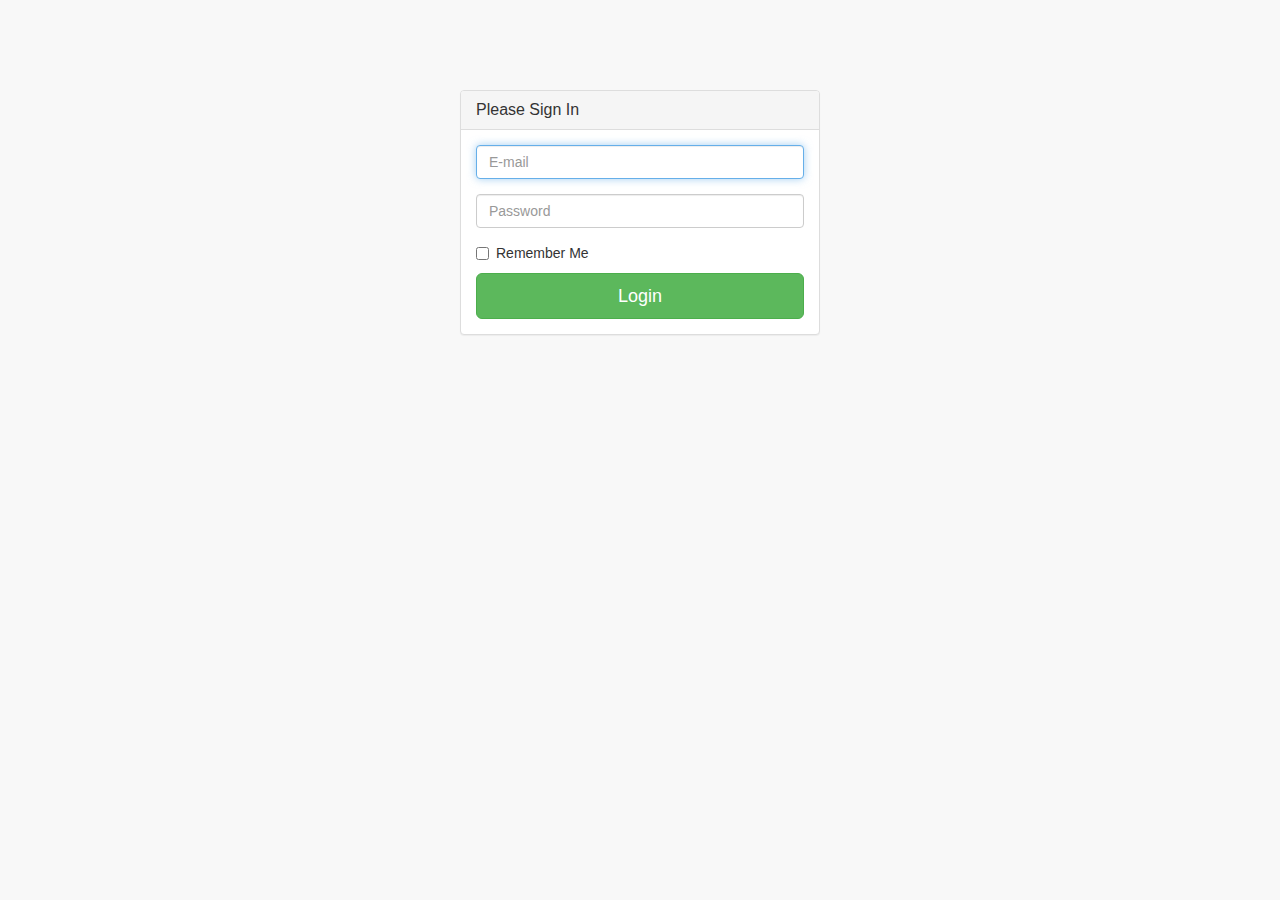
<file: pages/login.html>
<!DOCTYPE html>
<html lang="en">

<head>

    <meta charset="utf-8">
    <meta http-equiv="X-UA-Compatible" content="IE=edge">
    <meta name="viewport" content="width=device-width, initial-scale=1">
    <meta name="description" content="">
    <meta name="author" content="">

    <title>SB Admin 2 - Bootstrap Admin Theme</title>

    <!-- Bootstrap Core CSS -->
    <link href="../vendor/bootstrap/css/bootstrap.min.css" rel="stylesheet">

    <!-- MetisMenu CSS -->
    <link href="../vendor/metisMenu/metisMenu.min.css" rel="stylesheet">

    <!-- Custom CSS -->
    <link href="../dist/css/sb-admin-2.css" rel="stylesheet">

    <!-- Custom Fonts -->
    <link href="../vendor/font-awesome/css/font-awesome.min.css" rel="stylesheet" type="text/css">

    <!-- HTML5 Shim and Respond.js IE8 support of HTML5 elements and media queries -->
    <!-- WARNING: Respond.js doesn't work if you view the page via file:// -->
    <!--[if lt IE 9]>
        <script src="https://oss.maxcdn.com/libs/html5shiv/3.7.0/html5shiv.js"></script>
        <script src="https://oss.maxcdn.com/libs/respond.js/1.4.2/respond.min.js"></script>
    <![endif]-->

</head>

<body>

    <div class="container">
        <div class="row">
            <div class="col-md-4 col-md-offset-4">
                <div class="login-panel panel panel-default">
                    <div class="panel-heading">
                        <h3 class="panel-title">Please Sign In</h3>
                    </div>
                    <div class="panel-body">
                        <form role="form">
                            <fieldset>
                                <div class="form-group">
                                    <input class="form-control" placeholder="E-mail" name="email" type="email" autofocus>
                                </div>
                                <div class="form-group">
                                    <input class="form-control" placeholder="Password" name="password" type="password" value="">
                                </div>
                                <div class="checkbox">
                                    <label>
                                        <input name="remember" type="checkbox" value="Remember Me">Remember Me
                                    </label>
                                </div>
                                <!-- Change this to a button or input when using this as a form -->
                                <a href="index.html" class="btn btn-lg btn-success btn-block">Login</a>
                            </fieldset>
                        </form>
                    </div>
                </div>
            </div>
        </div>
    </div>

    <!-- jQuery -->
    <script src="../vendor/jquery/jquery.min.js"></script>

    <!-- Bootstrap Core JavaScript -->
    <script src="../vendor/bootstrap/js/bootstrap.min.js"></script>

    <!-- Metis Menu Plugin JavaScript -->
    <script src="../vendor/metisMenu/metisMenu.min.js"></script>

    <!-- Custom Theme JavaScript -->
    <script src="../dist/js/sb-admin-2.js"></script>

</body>

</html>
</file>
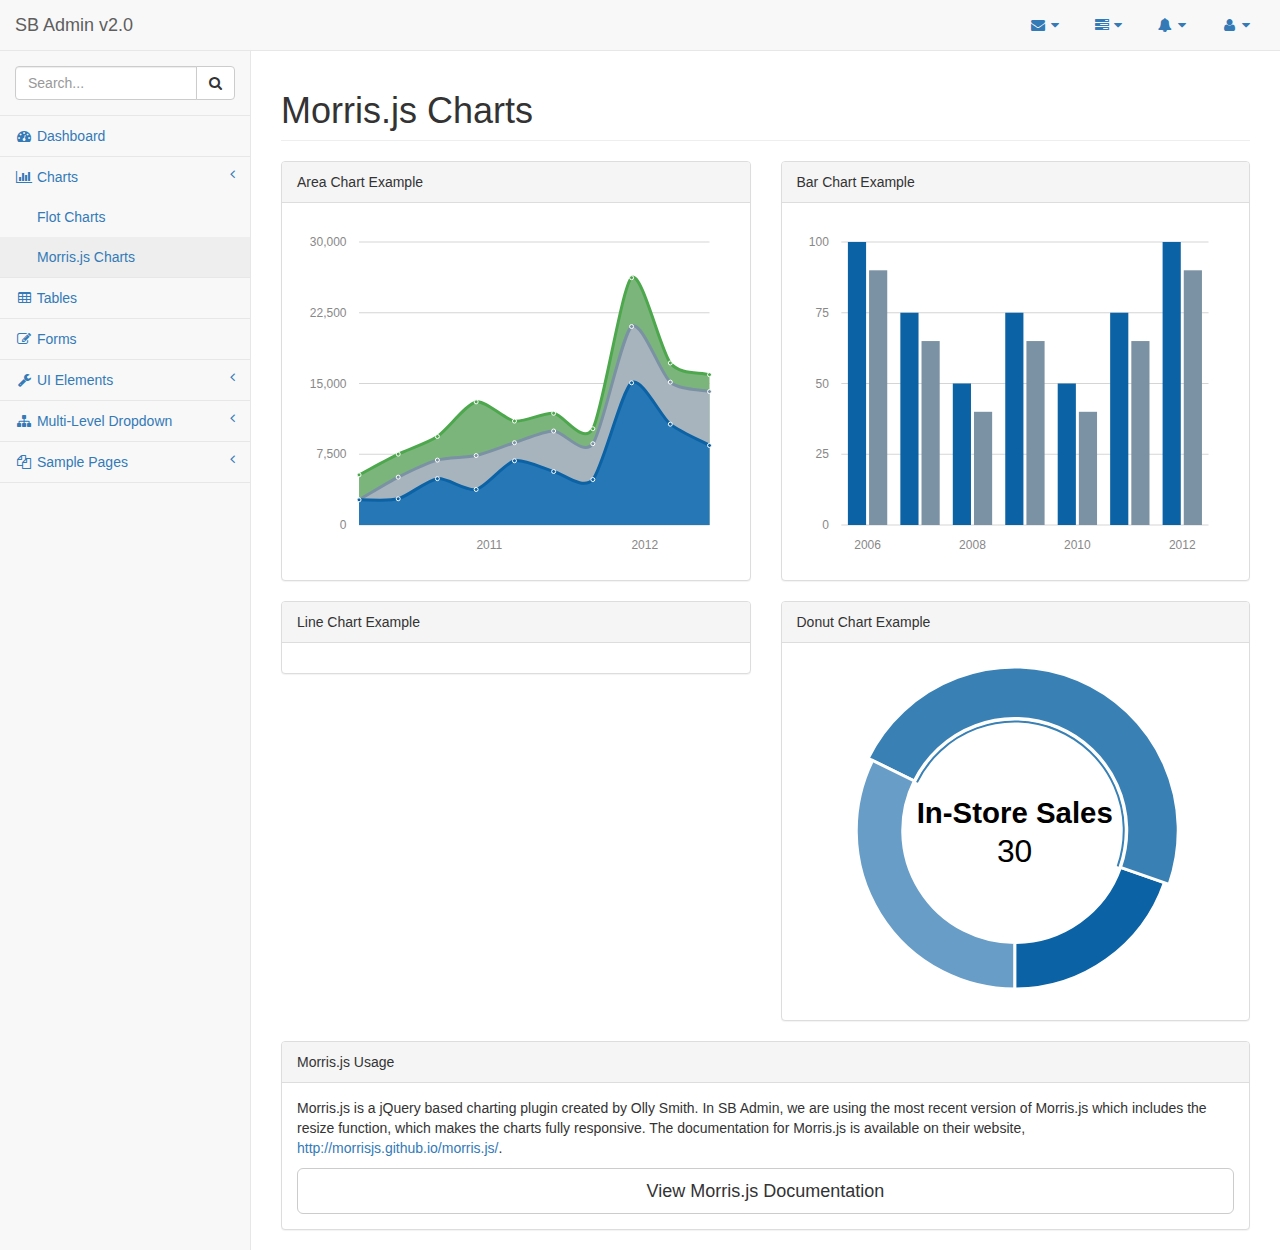
<file: pages/morris.html>
<!DOCTYPE html>
<html lang="en">

<head>

    <meta charset="utf-8">
    <meta http-equiv="X-UA-Compatible" content="IE=edge">
    <meta name="viewport" content="width=device-width, initial-scale=1">
    <meta name="description" content="">
    <meta name="author" content="">

    <title>SB Admin 2 - Bootstrap Admin Theme</title>

    <!-- Bootstrap Core CSS -->
    <link href="../vendor/bootstrap/css/bootstrap.min.css" rel="stylesheet">

    <!-- MetisMenu CSS -->
    <link href="../vendor/metisMenu/metisMenu.min.css" rel="stylesheet">

    <!-- Custom CSS -->
    <link href="../dist/css/sb-admin-2.css" rel="stylesheet">

    <!-- Morris Charts CSS -->
    <link href="../vendor/morrisjs/morris.css" rel="stylesheet">

    <!-- Custom Fonts -->
    <link href="../vendor/font-awesome/css/font-awesome.min.css" rel="stylesheet" type="text/css">

    <!-- HTML5 Shim and Respond.js IE8 support of HTML5 elements and media queries -->
    <!-- WARNING: Respond.js doesn't work if you view the page via file:// -->
    <!--[if lt IE 9]>
        <script src="https://oss.maxcdn.com/libs/html5shiv/3.7.0/html5shiv.js"></script>
        <script src="https://oss.maxcdn.com/libs/respond.js/1.4.2/respond.min.js"></script>
    <![endif]-->

</head>

<body>

    <div id="wrapper">

        <!-- Navigation -->
        <nav class="navbar navbar-default navbar-static-top" role="navigation" style="margin-bottom: 0">
            <div class="navbar-header">
                <button type="button" class="navbar-toggle" data-toggle="collapse" data-target=".navbar-collapse">
                    <span class="sr-only">Toggle navigation</span>
                    <span class="icon-bar"></span>
                    <span class="icon-bar"></span>
                    <span class="icon-bar"></span>
                </button>
                <a class="navbar-brand" href="index.html">SB Admin v2.0</a>
            </div>
            <!-- /.navbar-header -->

            <ul class="nav navbar-top-links navbar-right">
                <li class="dropdown">
                    <a class="dropdown-toggle" data-toggle="dropdown" href="#">
                        <i class="fa fa-envelope fa-fw"></i> <i class="fa fa-caret-down"></i>
                    </a>
                    <ul class="dropdown-menu dropdown-messages">
                        <li>
                            <a href="#">
                                <div>
                                    <strong>John Smith</strong>
                                    <span class="pull-right text-muted">
                                        <em>Yesterday</em>
                                    </span>
                                </div>
                                <div>Lorem ipsum dolor sit amet, consectetur adipiscing elit. Pellentesque eleifend...</div>
                            </a>
                        </li>
                        <li class="divider"></li>
                        <li>
                            <a href="#">
                                <div>
                                    <strong>John Smith</strong>
                                    <span class="pull-right text-muted">
                                        <em>Yesterday</em>
                                    </span>
                                </div>
                                <div>Lorem ipsum dolor sit amet, consectetur adipiscing elit. Pellentesque eleifend...</div>
                            </a>
                        </li>
                        <li class="divider"></li>
                        <li>
                            <a href="#">
                                <div>
                                    <strong>John Smith</strong>
                                    <span class="pull-right text-muted">
                                        <em>Yesterday</em>
                                    </span>
                                </div>
                                <div>Lorem ipsum dolor sit amet, consectetur adipiscing elit. Pellentesque eleifend...</div>
                            </a>
                        </li>
                        <li class="divider"></li>
                        <li>
                            <a class="text-center" href="#">
                                <strong>Read All Messages</strong>
                                <i class="fa fa-angle-right"></i>
                            </a>
                        </li>
                    </ul>
                    <!-- /.dropdown-messages -->
                </li>
                <!-- /.dropdown -->
                <li class="dropdown">
                    <a class="dropdown-toggle" data-toggle="dropdown" href="#">
                        <i class="fa fa-tasks fa-fw"></i> <i class="fa fa-caret-down"></i>
                    </a>
                    <ul class="dropdown-menu dropdown-tasks">
                        <li>
                            <a href="#">
                                <div>
                                    <p>
                                        <strong>Task 1</strong>
                                        <span class="pull-right text-muted">40% Complete</span>
                                    </p>
                                    <div class="progress progress-striped active">
                                        <div class="progress-bar progress-bar-success" role="progressbar" aria-valuenow="40" aria-valuemin="0" aria-valuemax="100" style="width: 40%">
                                            <span class="sr-only">40% Complete (success)</span>
                                        </div>
                                    </div>
                                </div>
                            </a>
                        </li>
                        <li class="divider"></li>
                        <li>
                            <a href="#">
                                <div>
                                    <p>
                                        <strong>Task 2</strong>
                                        <span class="pull-right text-muted">20% Complete</span>
                                    </p>
                                    <div class="progress progress-striped active">
                                        <div class="progress-bar progress-bar-info" role="progressbar" aria-valuenow="20" aria-valuemin="0" aria-valuemax="100" style="width: 20%">
                                            <span class="sr-only">20% Complete</span>
                                        </div>
                                    </div>
                                </div>
                            </a>
                        </li>
                        <li class="divider"></li>
                        <li>
                            <a href="#">
                                <div>
                                    <p>
                                        <strong>Task 3</strong>
                                        <span class="pull-right text-muted">60% Complete</span>
                                    </p>
                                    <div class="progress progress-striped active">
                                        <div class="progress-bar progress-bar-warning" role="progressbar" aria-valuenow="60" aria-valuemin="0" aria-valuemax="100" style="width: 60%">
                                            <span class="sr-only">60% Complete (warning)</span>
                                        </div>
                                    </div>
                                </div>
                            </a>
                        </li>
                        <li class="divider"></li>
                        <li>
                            <a href="#">
                                <div>
                                    <p>
                                        <strong>Task 4</strong>
                                        <span class="pull-right text-muted">80% Complete</span>
                                    </p>
                                    <div class="progress progress-striped active">
                                        <div class="progress-bar progress-bar-danger" role="progressbar" aria-valuenow="80" aria-valuemin="0" aria-valuemax="100" style="width: 80%">
                                            <span class="sr-only">80% Complete (danger)</span>
                                        </div>
                                    </div>
                                </div>
                            </a>
                        </li>
                        <li class="divider"></li>
                        <li>
                            <a class="text-center" href="#">
                                <strong>See All Tasks</strong>
                                <i class="fa fa-angle-right"></i>
                            </a>
                        </li>
                    </ul>
                    <!-- /.dropdown-tasks -->
                </li>
                <!-- /.dropdown -->
                <li class="dropdown">
                    <a class="dropdown-toggle" data-toggle="dropdown" href="#">
                        <i class="fa fa-bell fa-fw"></i> <i class="fa fa-caret-down"></i>
                    </a>
                    <ul class="dropdown-menu dropdown-alerts">
                        <li>
                            <a href="#">
                                <div>
                                    <i class="fa fa-comment fa-fw"></i> New Comment
                                    <span class="pull-right text-muted small">4 minutes ago</span>
                                </div>
                            </a>
                        </li>
                        <li class="divider"></li>
                        <li>
                            <a href="#">
                                <div>
                                    <i class="fa fa-twitter fa-fw"></i> 3 New Followers
                                    <span class="pull-right text-muted small">12 minutes ago</span>
                                </div>
                            </a>
                        </li>
                        <li class="divider"></li>
                        <li>
                            <a href="#">
                                <div>
                                    <i class="fa fa-envelope fa-fw"></i> Message Sent
                                    <span class="pull-right text-muted small">4 minutes ago</span>
                                </div>
                            </a>
                        </li>
                        <li class="divider"></li>
                        <li>
                            <a href="#">
                                <div>
                                    <i class="fa fa-tasks fa-fw"></i> New Task
                                    <span class="pull-right text-muted small">4 minutes ago</span>
                                </div>
                            </a>
                        </li>
                        <li class="divider"></li>
                        <li>
                            <a href="#">
                                <div>
                                    <i class="fa fa-upload fa-fw"></i> Server Rebooted
                                    <span class="pull-right text-muted small">4 minutes ago</span>
                                </div>
                            </a>
                        </li>
                        <li class="divider"></li>
                        <li>
                            <a class="text-center" href="#">
                                <strong>See All Alerts</strong>
                                <i class="fa fa-angle-right"></i>
                            </a>
                        </li>
                    </ul>
                    <!-- /.dropdown-alerts -->
                </li>
                <!-- /.dropdown -->
                <li class="dropdown">
                    <a class="dropdown-toggle" data-toggle="dropdown" href="#">
                        <i class="fa fa-user fa-fw"></i> <i class="fa fa-caret-down"></i>
                    </a>
                    <ul class="dropdown-menu dropdown-user">
                        <li><a href="#"><i class="fa fa-user fa-fw"></i> User Profile</a>
                        </li>
                        <li><a href="#"><i class="fa fa-gear fa-fw"></i> Settings</a>
                        </li>
                        <li class="divider"></li>
                        <li><a href="login.html"><i class="fa fa-sign-out fa-fw"></i> Logout</a>
                        </li>
                    </ul>
                    <!-- /.dropdown-user -->
                </li>
                <!-- /.dropdown -->
            </ul>
            <!-- /.navbar-top-links -->

            <div class="navbar-default sidebar" role="navigation">
                <div class="sidebar-nav navbar-collapse">
                    <ul class="nav" id="side-menu">
                        <li class="sidebar-search">
                            <div class="input-group custom-search-form">
                                <input type="text" class="form-control" placeholder="Search...">
                                <span class="input-group-btn">
                                <button class="btn btn-default" type="button">
                                    <i class="fa fa-search"></i>
                                </button>
                            </span>
                            </div>
                            <!-- /input-group -->
                        </li>
                        <li>
                            <a href="index.html"><i class="fa fa-dashboard fa-fw"></i> Dashboard</a>
                        </li>
                        <li>
                            <a href="#"><i class="fa fa-bar-chart-o fa-fw"></i> Charts<span class="fa arrow"></span></a>
                            <ul class="nav nav-second-level">
                                <li>
                                    <a href="flot.html">Flot Charts</a>
                                </li>
                                <li>
                                    <a href="morris.html">Morris.js Charts</a>
                                </li>
                            </ul>
                            <!-- /.nav-second-level -->
                        </li>
                        <li>
                            <a href="tables.html"><i class="fa fa-table fa-fw"></i> Tables</a>
                        </li>
                        <li>
                            <a href="forms.html"><i class="fa fa-edit fa-fw"></i> Forms</a>
                        </li>
                        <li>
                            <a href="#"><i class="fa fa-wrench fa-fw"></i> UI Elements<span class="fa arrow"></span></a>
                            <ul class="nav nav-second-level">
                                <li>
                                    <a href="panels-wells.html">Panels and Wells</a>
                                </li>
                                <li>
                                    <a href="buttons.html">Buttons</a>
                                </li>
                                <li>
                                    <a href="notifications.html">Notifications</a>
                                </li>
                                <li>
                                    <a href="typography.html">Typography</a>
                                </li>
                                <li>
                                    <a href="icons.html"> Icons</a>
                                </li>
                                <li>
                                    <a href="grid.html">Grid</a>
                                </li>
                            </ul>
                            <!-- /.nav-second-level -->
                        </li>
                        <li>
                            <a href="#"><i class="fa fa-sitemap fa-fw"></i> Multi-Level Dropdown<span class="fa arrow"></span></a>
                            <ul class="nav nav-second-level">
                                <li>
                                    <a href="#">Second Level Item</a>
                                </li>
                                <li>
                                    <a href="#">Second Level Item</a>
                                </li>
                                <li>
                                    <a href="#">Third Level <span class="fa arrow"></span></a>
                                    <ul class="nav nav-third-level">
                                        <li>
                                            <a href="#">Third Level Item</a>
                                        </li>
                                        <li>
                                            <a href="#">Third Level Item</a>
                                        </li>
                                        <li>
                                            <a href="#">Third Level Item</a>
                                        </li>
                                        <li>
                                            <a href="#">Third Level Item</a>
                                        </li>
                                    </ul>
                                    <!-- /.nav-third-level -->
                                </li>
                            </ul>
                            <!-- /.nav-second-level -->
                        </li>
                        <li>
                            <a href="#"><i class="fa fa-files-o fa-fw"></i> Sample Pages<span class="fa arrow"></span></a>
                            <ul class="nav nav-second-level">
                                <li>
                                    <a href="blank.html">Blank Page</a>
                                </li>
                                <li>
                                    <a href="login.html">Login Page</a>
                                </li>
                            </ul>
                            <!-- /.nav-second-level -->
                        </li>
                    </ul>
                </div>
                <!-- /.sidebar-collapse -->
            </div>
            <!-- /.navbar-static-side -->
        </nav>

        <div id="page-wrapper">
            <div class="row">
                <div class="col-lg-12">
                    <h1 class="page-header">Morris.js Charts</h1>
                </div>
                <!-- /.col-lg-12 -->
            </div>
            <!-- /.row -->
            <div class="row">
                <div class="col-lg-6">
                    <div class="panel panel-default">
                        <div class="panel-heading">
                            Area Chart Example
                        </div>
                        <!-- /.panel-heading -->
                        <div class="panel-body">
                            <div id="morris-area-chart"></div>
                        </div>
                        <!-- /.panel-body -->
                    </div>
                    <!-- /.panel -->
                </div>
                <!-- /.col-lg-6 -->
                <div class="col-lg-6">
                    <div class="panel panel-default">
                        <div class="panel-heading">
                            Bar Chart Example
                        </div>
                        <!-- /.panel-heading -->
                        <div class="panel-body">
                            <div id="morris-bar-chart"></div>
                        </div>
                        <!-- /.panel-body -->
                    </div>
                    <!-- /.panel -->
                </div>
                <!-- /.col-lg-6 -->
                <div class="col-lg-6">
                    <div class="panel panel-default">
                        <div class="panel-heading">
                            Line Chart Example
                        </div>
                        <!-- /.panel-heading -->
                        <div class="panel-body">
                            <div id="morris-line-chart"></div>
                        </div>
                        <!-- /.panel-body -->
                    </div>
                    <!-- /.panel -->
                </div>
                <!-- /.col-lg-6 -->
                <div class="col-lg-6">
                    <div class="panel panel-default">
                        <div class="panel-heading">
                            Donut Chart Example
                        </div>
                        <!-- /.panel-heading -->
                        <div class="panel-body">
                            <div id="morris-donut-chart"></div>
                        </div>
                        <!-- /.panel-body -->
                    </div>
                    <!-- /.panel -->
                </div>
                <!-- /.col-lg-6 -->
                <div class="col-lg-12">
                    <div class="panel panel-default">
                        <div class="panel-heading">
                            Morris.js Usage
                        </div>
                        <!-- /.panel-heading -->
                        <div class="panel-body">
                            <p>Morris.js is a jQuery based charting plugin created by Olly Smith. In SB Admin, we are using the most recent version of Morris.js which includes the resize function, which makes the charts fully responsive. The documentation for Morris.js is available on their website, <a target="_blank" href="http://morrisjs.github.io/morris.js/">http://morrisjs.github.io/morris.js/</a>.</p>
                            <a target="_blank" class="btn btn-default btn-lg btn-block" href="http://morrisjs.github.io/morris.js/">View Morris.js Documentation</a>
                        </div>
                        <!-- /.panel-body -->
                    </div>
                    <!-- /.panel -->
                </div>
                <!-- /.col-lg-6 -->
            </div>
            <!-- /.row -->
        </div>
        <!-- /#page-wrapper -->

    </div>
    <!-- /#wrapper -->

    <!-- jQuery -->
    <script src="../vendor/jquery/jquery.min.js"></script>

    <!-- Bootstrap Core JavaScript -->
    <script src="../vendor/bootstrap/js/bootstrap.min.js"></script>

    <!-- Metis Menu Plugin JavaScript -->
    <script src="../vendor/metisMenu/metisMenu.min.js"></script>

    <!-- Morris Charts JavaScript -->
    <script src="../vendor/raphael/raphael.min.js"></script>
    <script src="../vendor/morrisjs/morris.min.js"></script>
    <script src="../data/morris-data.js"></script>

    <!-- Custom Theme JavaScript -->
    <script src="../dist/js/sb-admin-2.js"></script>

</body>

</html>
</file>
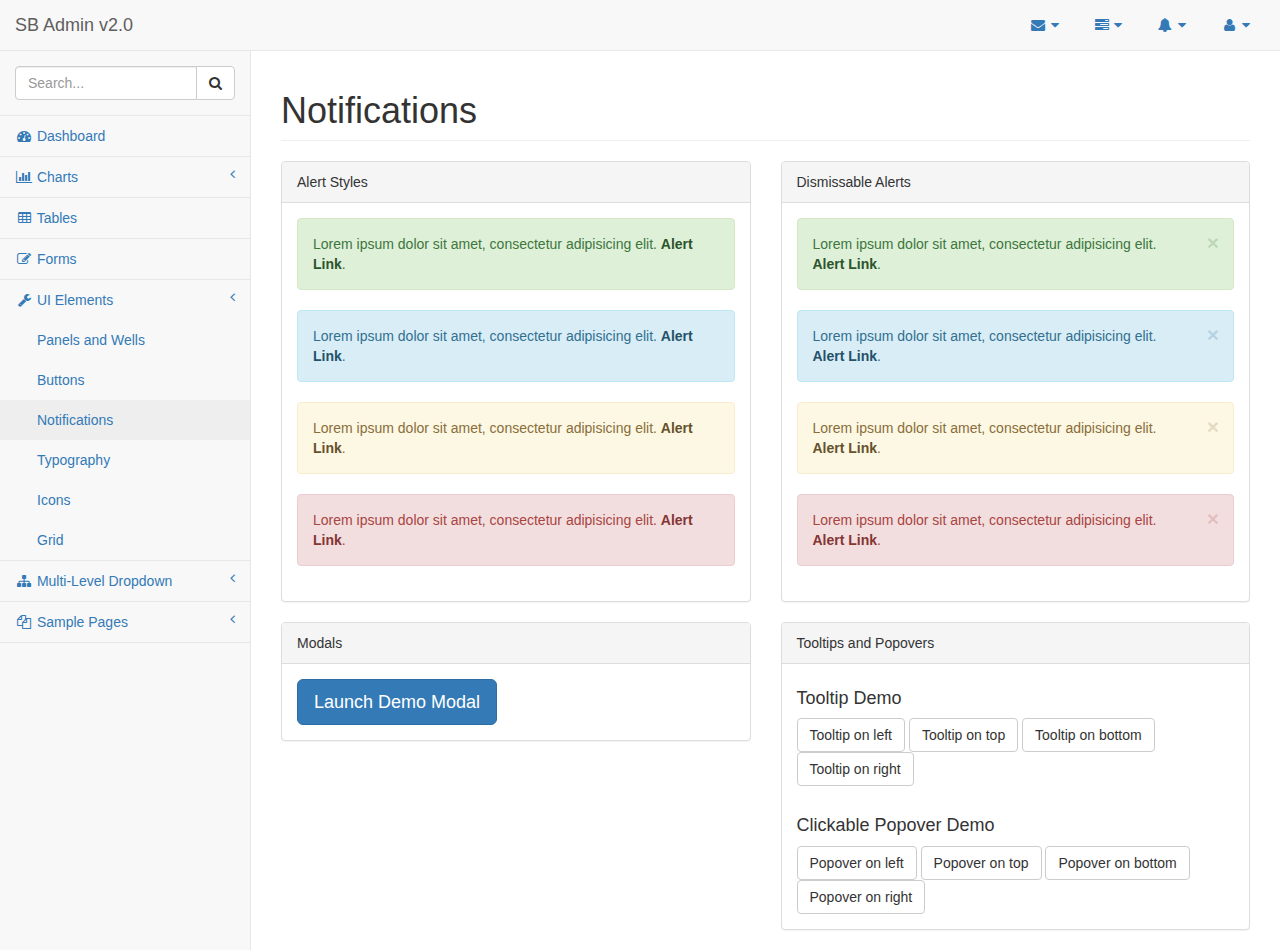
<file: pages/notifications.html>
<!DOCTYPE html>
<html lang="en">

<head>

    <meta charset="utf-8">
    <meta http-equiv="X-UA-Compatible" content="IE=edge">
    <meta name="viewport" content="width=device-width, initial-scale=1">
    <meta name="description" content="">
    <meta name="author" content="">

    <title>SB Admin 2 - Bootstrap Admin Theme</title>

    <!-- Bootstrap Core CSS -->
    <link href="../vendor/bootstrap/css/bootstrap.min.css" rel="stylesheet">

    <!-- MetisMenu CSS -->
    <link href="../vendor/metisMenu/metisMenu.min.css" rel="stylesheet">

    <!-- Custom CSS -->
    <link href="../dist/css/sb-admin-2.css" rel="stylesheet">

    <!-- Custom Fonts -->
    <link href="../vendor/font-awesome/css/font-awesome.min.css" rel="stylesheet" type="text/css">

    <!-- HTML5 Shim and Respond.js IE8 support of HTML5 elements and media queries -->
    <!-- WARNING: Respond.js doesn't work if you view the page via file:// -->
    <!--[if lt IE 9]>
        <script src="https://oss.maxcdn.com/libs/html5shiv/3.7.0/html5shiv.js"></script>
        <script src="https://oss.maxcdn.com/libs/respond.js/1.4.2/respond.min.js"></script>
    <![endif]-->

</head>

<body>

    <div id="wrapper">

        <!-- Navigation -->
        <nav class="navbar navbar-default navbar-static-top" role="navigation" style="margin-bottom: 0">
            <div class="navbar-header">
                <button type="button" class="navbar-toggle" data-toggle="collapse" data-target=".navbar-collapse">
                    <span class="sr-only">Toggle navigation</span>
                    <span class="icon-bar"></span>
                    <span class="icon-bar"></span>
                    <span class="icon-bar"></span>
                </button>
                <a class="navbar-brand" href="index.html">SB Admin v2.0</a>
            </div>
            <!-- /.navbar-header -->

            <ul class="nav navbar-top-links navbar-right">
                <li class="dropdown">
                    <a class="dropdown-toggle" data-toggle="dropdown" href="#">
                        <i class="fa fa-envelope fa-fw"></i> <i class="fa fa-caret-down"></i>
                    </a>
                    <ul class="dropdown-menu dropdown-messages">
                        <li>
                            <a href="#">
                                <div>
                                    <strong>John Smith</strong>
                                    <span class="pull-right text-muted">
                                        <em>Yesterday</em>
                                    </span>
                                </div>
                                <div>Lorem ipsum dolor sit amet, consectetur adipiscing elit. Pellentesque eleifend...</div>
                            </a>
                        </li>
                        <li class="divider"></li>
                        <li>
                            <a href="#">
                                <div>
                                    <strong>John Smith</strong>
                                    <span class="pull-right text-muted">
                                        <em>Yesterday</em>
                                    </span>
                                </div>
                                <div>Lorem ipsum dolor sit amet, consectetur adipiscing elit. Pellentesque eleifend...</div>
                            </a>
                        </li>
                        <li class="divider"></li>
                        <li>
                            <a href="#">
                                <div>
                                    <strong>John Smith</strong>
                                    <span class="pull-right text-muted">
                                        <em>Yesterday</em>
                                    </span>
                                </div>
                                <div>Lorem ipsum dolor sit amet, consectetur adipiscing elit. Pellentesque eleifend...</div>
                            </a>
                        </li>
                        <li class="divider"></li>
                        <li>
                            <a class="text-center" href="#">
                                <strong>Read All Messages</strong>
                                <i class="fa fa-angle-right"></i>
                            </a>
                        </li>
                    </ul>
                    <!-- /.dropdown-messages -->
                </li>
                <!-- /.dropdown -->
                <li class="dropdown">
                    <a class="dropdown-toggle" data-toggle="dropdown" href="#">
                        <i class="fa fa-tasks fa-fw"></i> <i class="fa fa-caret-down"></i>
                    </a>
                    <ul class="dropdown-menu dropdown-tasks">
                        <li>
                            <a href="#">
                                <div>
                                    <p>
                                        <strong>Task 1</strong>
                                        <span class="pull-right text-muted">40% Complete</span>
                                    </p>
                                    <div class="progress progress-striped active">
                                        <div class="progress-bar progress-bar-success" role="progressbar" aria-valuenow="40" aria-valuemin="0" aria-valuemax="100" style="width: 40%">
                                            <span class="sr-only">40% Complete (success)</span>
                                        </div>
                                    </div>
                                </div>
                            </a>
                        </li>
                        <li class="divider"></li>
                        <li>
                            <a href="#">
                                <div>
                                    <p>
                                        <strong>Task 2</strong>
                                        <span class="pull-right text-muted">20% Complete</span>
                                    </p>
                                    <div class="progress progress-striped active">
                                        <div class="progress-bar progress-bar-info" role="progressbar" aria-valuenow="20" aria-valuemin="0" aria-valuemax="100" style="width: 20%">
                                            <span class="sr-only">20% Complete</span>
                                        </div>
                                    </div>
                                </div>
                            </a>
                        </li>
                        <li class="divider"></li>
                        <li>
                            <a href="#">
                                <div>
                                    <p>
                                        <strong>Task 3</strong>
                                        <span class="pull-right text-muted">60% Complete</span>
                                    </p>
                                    <div class="progress progress-striped active">
                                        <div class="progress-bar progress-bar-warning" role="progressbar" aria-valuenow="60" aria-valuemin="0" aria-valuemax="100" style="width: 60%">
                                            <span class="sr-only">60% Complete (warning)</span>
                                        </div>
                                    </div>
                                </div>
                            </a>
                        </li>
                        <li class="divider"></li>
                        <li>
                            <a href="#">
                                <div>
                                    <p>
                                        <strong>Task 4</strong>
                                        <span class="pull-right text-muted">80% Complete</span>
                                    </p>
                                    <div class="progress progress-striped active">
                                        <div class="progress-bar progress-bar-danger" role="progressbar" aria-valuenow="80" aria-valuemin="0" aria-valuemax="100" style="width: 80%">
                                            <span class="sr-only">80% Complete (danger)</span>
                                        </div>
                                    </div>
                                </div>
                            </a>
                        </li>
                        <li class="divider"></li>
                        <li>
                            <a class="text-center" href="#">
                                <strong>See All Tasks</strong>
                                <i class="fa fa-angle-right"></i>
                            </a>
                        </li>
                    </ul>
                    <!-- /.dropdown-tasks -->
                </li>
                <!-- /.dropdown -->
                <li class="dropdown">
                    <a class="dropdown-toggle" data-toggle="dropdown" href="#">
                        <i class="fa fa-bell fa-fw"></i> <i class="fa fa-caret-down"></i>
                    </a>
                    <ul class="dropdown-menu dropdown-alerts">
                        <li>
                            <a href="#">
                                <div>
                                    <i class="fa fa-comment fa-fw"></i> New Comment
                                    <span class="pull-right text-muted small">4 minutes ago</span>
                                </div>
                            </a>
                        </li>
                        <li class="divider"></li>
                        <li>
                            <a href="#">
                                <div>
                                    <i class="fa fa-twitter fa-fw"></i> 3 New Followers
                                    <span class="pull-right text-muted small">12 minutes ago</span>
                                </div>
                            </a>
                        </li>
                        <li class="divider"></li>
                        <li>
                            <a href="#">
                                <div>
                                    <i class="fa fa-envelope fa-fw"></i> Message Sent
                                    <span class="pull-right text-muted small">4 minutes ago</span>
                                </div>
                            </a>
                        </li>
                        <li class="divider"></li>
                        <li>
                            <a href="#">
                                <div>
                                    <i class="fa fa-tasks fa-fw"></i> New Task
                                    <span class="pull-right text-muted small">4 minutes ago</span>
                                </div>
                            </a>
                        </li>
                        <li class="divider"></li>
                        <li>
                            <a href="#">
                                <div>
                                    <i class="fa fa-upload fa-fw"></i> Server Rebooted
                                    <span class="pull-right text-muted small">4 minutes ago</span>
                                </div>
                            </a>
                        </li>
                        <li class="divider"></li>
                        <li>
                            <a class="text-center" href="#">
                                <strong>See All Alerts</strong>
                                <i class="fa fa-angle-right"></i>
                            </a>
                        </li>
                    </ul>
                    <!-- /.dropdown-alerts -->
                </li>
                <!-- /.dropdown -->
                <li class="dropdown">
                    <a class="dropdown-toggle" data-toggle="dropdown" href="#">
                        <i class="fa fa-user fa-fw"></i> <i class="fa fa-caret-down"></i>
                    </a>
                    <ul class="dropdown-menu dropdown-user">
                        <li><a href="#"><i class="fa fa-user fa-fw"></i> User Profile</a>
                        </li>
                        <li><a href="#"><i class="fa fa-gear fa-fw"></i> Settings</a>
                        </li>
                        <li class="divider"></li>
                        <li><a href="login.html"><i class="fa fa-sign-out fa-fw"></i> Logout</a>
                        </li>
                    </ul>
                    <!-- /.dropdown-user -->
                </li>
                <!-- /.dropdown -->
            </ul>
            <!-- /.navbar-top-links -->

            <div class="navbar-default sidebar" role="navigation">
                <div class="sidebar-nav navbar-collapse">
                    <ul class="nav" id="side-menu">
                        <li class="sidebar-search">
                            <div class="input-group custom-search-form">
                                <input type="text" class="form-control" placeholder="Search...">
                                <span class="input-group-btn">
                                <button class="btn btn-default" type="button">
                                    <i class="fa fa-search"></i>
                                </button>
                            </span>
                            </div>
                            <!-- /input-group -->
                        </li>
                        <li>
                            <a href="index.html"><i class="fa fa-dashboard fa-fw"></i> Dashboard</a>
                        </li>
                        <li>
                            <a href="#"><i class="fa fa-bar-chart-o fa-fw"></i> Charts<span class="fa arrow"></span></a>
                            <ul class="nav nav-second-level">
                                <li>
                                    <a href="flot.html">Flot Charts</a>
                                </li>
                                <li>
                                    <a href="morris.html">Morris.js Charts</a>
                                </li>
                            </ul>
                            <!-- /.nav-second-level -->
                        </li>
                        <li>
                            <a href="tables.html"><i class="fa fa-table fa-fw"></i> Tables</a>
                        </li>
                        <li>
                            <a href="forms.html"><i class="fa fa-edit fa-fw"></i> Forms</a>
                        </li>
                        <li>
                            <a href="#"><i class="fa fa-wrench fa-fw"></i> UI Elements<span class="fa arrow"></span></a>
                            <ul class="nav nav-second-level">
                                <li>
                                    <a href="panels-wells.html">Panels and Wells</a>
                                </li>
                                <li>
                                    <a href="buttons.html">Buttons</a>
                                </li>
                                <li>
                                    <a href="notifications.html">Notifications</a>
                                </li>
                                <li>
                                    <a href="typography.html">Typography</a>
                                </li>
                                <li>
                                    <a href="icons.html"> Icons</a>
                                </li>
                                <li>
                                    <a href="grid.html">Grid</a>
                                </li>
                            </ul>
                            <!-- /.nav-second-level -->
                        </li>
                        <li>
                            <a href="#"><i class="fa fa-sitemap fa-fw"></i> Multi-Level Dropdown<span class="fa arrow"></span></a>
                            <ul class="nav nav-second-level">
                                <li>
                                    <a href="#">Second Level Item</a>
                                </li>
                                <li>
                                    <a href="#">Second Level Item</a>
                                </li>
                                <li>
                                    <a href="#">Third Level <span class="fa arrow"></span></a>
                                    <ul class="nav nav-third-level">
                                        <li>
                                            <a href="#">Third Level Item</a>
                                        </li>
                                        <li>
                                            <a href="#">Third Level Item</a>
                                        </li>
                                        <li>
                                            <a href="#">Third Level Item</a>
                                        </li>
                                        <li>
                                            <a href="#">Third Level Item</a>
                                        </li>
                                    </ul>
                                    <!-- /.nav-third-level -->
                                </li>
                            </ul>
                            <!-- /.nav-second-level -->
                        </li>
                        <li>
                            <a href="#"><i class="fa fa-files-o fa-fw"></i> Sample Pages<span class="fa arrow"></span></a>
                            <ul class="nav nav-second-level">
                                <li>
                                    <a href="blank.html">Blank Page</a>
                                </li>
                                <li>
                                    <a href="login.html">Login Page</a>
                                </li>
                            </ul>
                            <!-- /.nav-second-level -->
                        </li>
                    </ul>
                </div>
                <!-- /.sidebar-collapse -->
            </div>
            <!-- /.navbar-static-side -->
        </nav>

        <div id="page-wrapper">
            <div class="row">
                <div class="col-lg-12">
                    <h1 class="page-header">Notifications</h1>
                </div>
                <!-- /.col-lg-12 -->
            </div>
            <!-- /.row -->
            <div class="row">
                <div class="col-lg-6">
                    <div class="panel panel-default">
                        <div class="panel-heading">
                            Alert Styles
                        </div>
                        <!-- /.panel-heading -->
                        <div class="panel-body">
                            <div class="alert alert-success">
                                Lorem ipsum dolor sit amet, consectetur adipisicing elit. <a href="#" class="alert-link">Alert Link</a>.
                            </div>
                            <div class="alert alert-info">
                                Lorem ipsum dolor sit amet, consectetur adipisicing elit. <a href="#" class="alert-link">Alert Link</a>.
                            </div>
                            <div class="alert alert-warning">
                                Lorem ipsum dolor sit amet, consectetur adipisicing elit. <a href="#" class="alert-link">Alert Link</a>.
                            </div>
                            <div class="alert alert-danger">
                                Lorem ipsum dolor sit amet, consectetur adipisicing elit. <a href="#" class="alert-link">Alert Link</a>.
                            </div>
                        </div>
                        <!-- .panel-body -->
                    </div>
                    <!-- /.panel -->
                </div>
                <!-- /.col-lg-6 -->
                <div class="col-lg-6">
                    <div class="panel panel-default">
                        <div class="panel-heading">
                            Dismissable Alerts
                        </div>
                        <!-- /.panel-heading -->
                        <div class="panel-body">
                            <div class="alert alert-success alert-dismissable">
                                <button type="button" class="close" data-dismiss="alert" aria-hidden="true">&times;</button>
                                Lorem ipsum dolor sit amet, consectetur adipisicing elit. <a href="#" class="alert-link">Alert Link</a>.
                            </div>
                            <div class="alert alert-info alert-dismissable">
                                <button type="button" class="close" data-dismiss="alert" aria-hidden="true">&times;</button>
                                Lorem ipsum dolor sit amet, consectetur adipisicing elit. <a href="#" class="alert-link">Alert Link</a>.
                            </div>
                            <div class="alert alert-warning alert-dismissable">
                                <button type="button" class="close" data-dismiss="alert" aria-hidden="true">&times;</button>
                                Lorem ipsum dolor sit amet, consectetur adipisicing elit. <a href="#" class="alert-link">Alert Link</a>.
                            </div>
                            <div class="alert alert-danger alert-dismissable">
                                <button type="button" class="close" data-dismiss="alert" aria-hidden="true">&times;</button>
                                Lorem ipsum dolor sit amet, consectetur adipisicing elit. <a href="#" class="alert-link">Alert Link</a>.
                            </div>
                        </div>
                        <!-- .panel-body -->
                    </div>
                    <!-- /.panel -->
                </div>
                <!-- /.col-lg-6 -->
            </div>
            <!-- /.row -->
            <div class="row">
                <div class="col-lg-6">
                    <div class="panel panel-default">
                        <div class="panel-heading">
                            Modals
                        </div>
                        <!-- /.panel-heading -->
                        <div class="panel-body">
                            <!-- Button trigger modal -->
                            <button class="btn btn-primary btn-lg" data-toggle="modal" data-target="#myModal">
                                Launch Demo Modal
                            </button>
                            <!-- Modal -->
                            <div class="modal fade" id="myModal" tabindex="-1" role="dialog" aria-labelledby="myModalLabel" aria-hidden="true">
                                <div class="modal-dialog">
                                    <div class="modal-content">
                                        <div class="modal-header">
                                            <button type="button" class="close" data-dismiss="modal" aria-hidden="true">&times;</button>
                                            <h4 class="modal-title" id="myModalLabel">Modal title</h4>
                                        </div>
                                        <div class="modal-body">
                                            Lorem ipsum dolor sit amet, consectetur adipisicing elit, sed do eiusmod tempor incididunt ut labore et dolore magna aliqua. Ut enim ad minim veniam, quis nostrud exercitation ullamco laboris nisi ut aliquip ex ea commodo consequat. Duis aute irure dolor in reprehenderit in voluptate velit esse cillum dolore eu fugiat nulla pariatur. Excepteur sint occaecat cupidatat non proident, sunt in culpa qui officia deserunt mollit anim id est laborum.
                                        </div>
                                        <div class="modal-footer">
                                            <button type="button" class="btn btn-default" data-dismiss="modal">Close</button>
                                            <button type="button" class="btn btn-primary">Save changes</button>
                                        </div>
                                    </div>
                                    <!-- /.modal-content -->
                                </div>
                                <!-- /.modal-dialog -->
                            </div>
                            <!-- /.modal -->
                        </div>
                        <!-- .panel-body -->
                    </div>
                    <!-- /.panel -->
                </div>
                <!-- /.col-lg-6 -->
                <div class="col-lg-6">
                    <div class="panel panel-default">
                        <div class="panel-heading">
                            Tooltips and Popovers
                        </div>
                        <!-- /.panel-heading -->
                        <div class="panel-body">
                            <h4>Tooltip Demo</h4>
                            <div class="tooltip-demo">
                                <button type="button" class="btn btn-default" data-toggle="tooltip" data-placement="left" title="Tooltip on left">Tooltip on left</button>
                                <button type="button" class="btn btn-default" data-toggle="tooltip" data-placement="top" title="Tooltip on top">Tooltip on top</button>
                                <button type="button" class="btn btn-default" data-toggle="tooltip" data-placement="bottom" title="Tooltip on bottom">Tooltip on bottom</button>
                                <button type="button" class="btn btn-default" data-toggle="tooltip" data-placement="right" title="Tooltip on right">Tooltip on right</button>
                            </div>
                            <br>
                            <h4>Clickable Popover Demo</h4>
                            <div class="tooltip-demo">
                                <button type="button" class="btn btn-default" data-container="body" data-toggle="popover" data-placement="left" data-content="Vivamus sagittis lacus vel augue laoreet rutrum faucibus.">
                                    Popover on left
                                </button>
                                <button type="button" class="btn btn-default" data-container="body" data-toggle="popover" data-placement="top" data-content="Vivamus sagittis lacus vel augue laoreet rutrum faucibus.">
                                    Popover on top
                                </button>
                                <button type="button" class="btn btn-default" data-container="body" data-toggle="popover" data-placement="bottom" data-content="Vivamus sagittis lacus vel augue laoreet rutrum faucibus.">
                                    Popover on bottom
                                </button>
                                <button type="button" class="btn btn-default" data-container="body" data-toggle="popover" data-placement="right" data-content="Vivamus sagittis lacus vel augue laoreet rutrum faucibus.">
                                    Popover on right
                                </button>
                            </div>
                        </div>
                        <!-- .panel-body -->
                    </div>
                    <!-- /.panel -->
                </div>
                <!-- /.col-lg-6 -->
            </div>
            <!-- /.row -->
        </div>
        <!-- /#page-wrapper -->

    </div>
    <!-- /#wrapper -->

    <!-- jQuery -->
    <script src="../vendor/jquery/jquery.min.js"></script>

    <!-- Bootstrap Core JavaScript -->
    <script src="../vendor/bootstrap/js/bootstrap.min.js"></script>

    <!-- Metis Menu Plugin JavaScript -->
    <script src="../vendor/metisMenu/metisMenu.min.js"></script>

    <!-- Custom Theme JavaScript -->
    <script src="../dist/js/sb-admin-2.js"></script>

    <!-- Page-Level Demo Scripts - Notifications - Use for reference -->
    <script>
    // tooltip demo
    $('.tooltip-demo').tooltip({
        selector: "[data-toggle=tooltip]",
        container: "body"
    })
    // popover demo
    $("[data-toggle=popover]")
        .popover()
    </script>

</body>

</html>
</file>
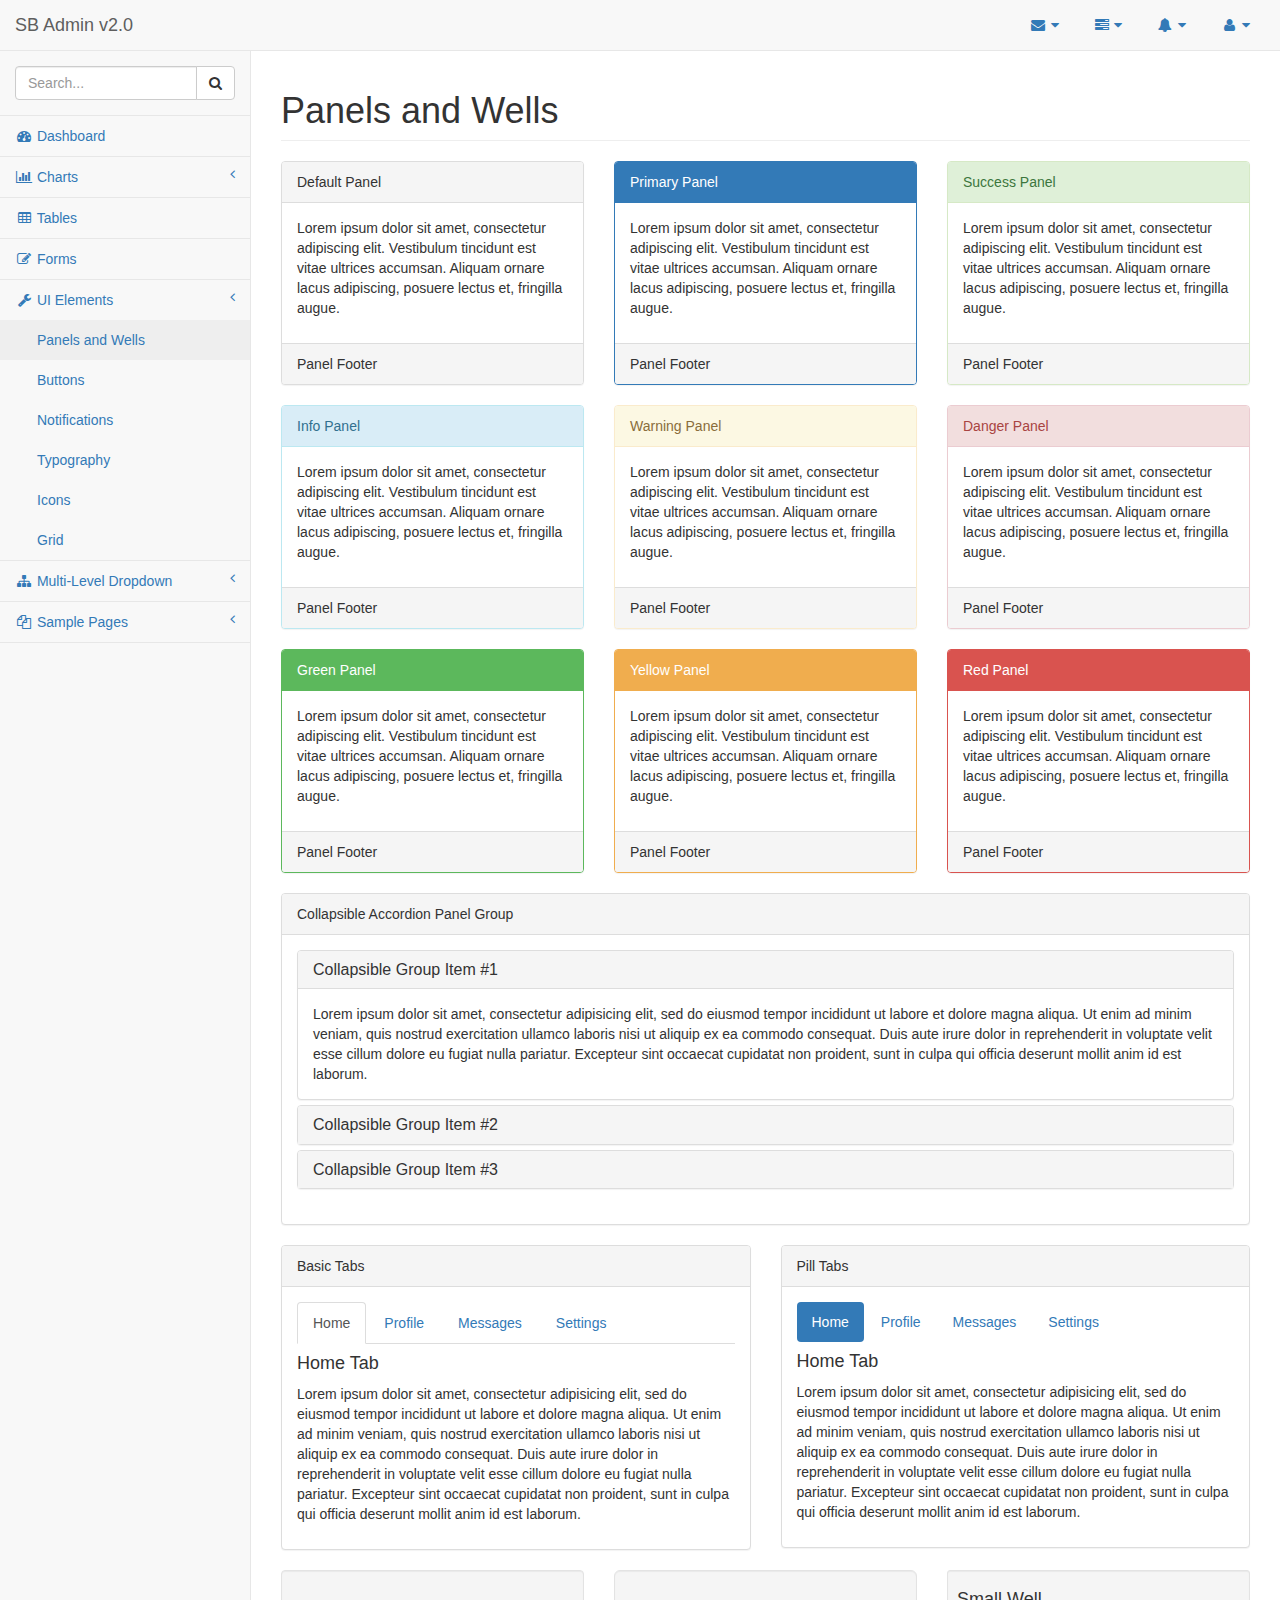
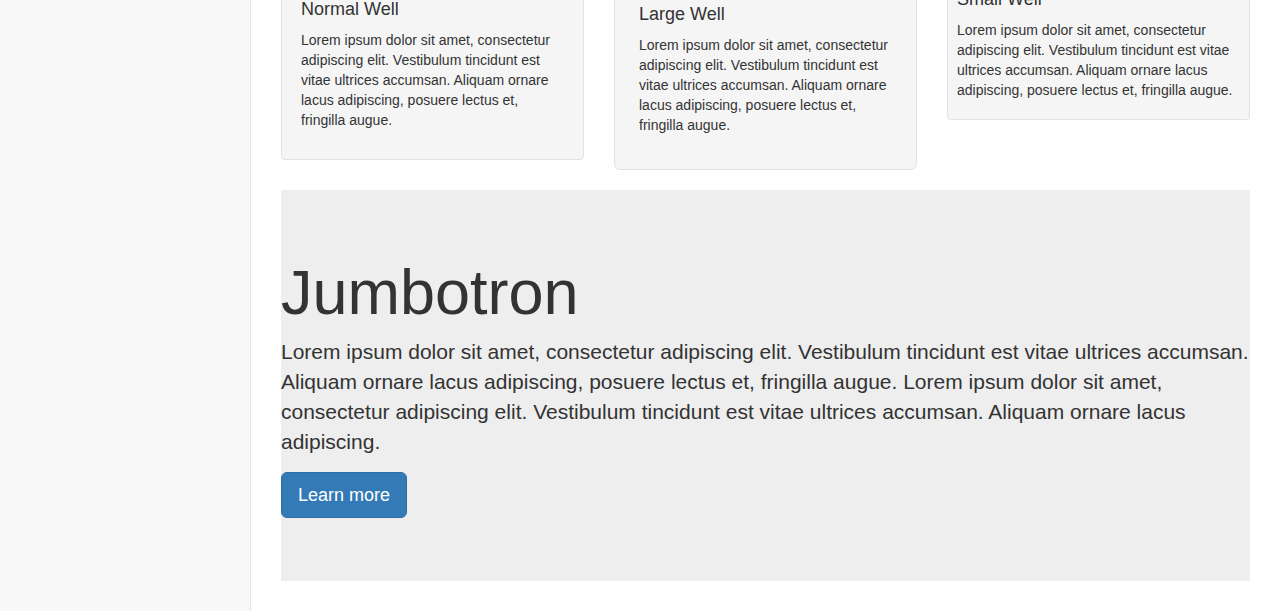
<file: pages/panels-wells.html>
<!DOCTYPE html>
<html lang="en">

<head>

    <meta charset="utf-8">
    <meta http-equiv="X-UA-Compatible" content="IE=edge">
    <meta name="viewport" content="width=device-width, initial-scale=1">
    <meta name="description" content="">
    <meta name="author" content="">

    <title>SB Admin 2 - Bootstrap Admin Theme</title>

    <!-- Bootstrap Core CSS -->
    <link href="../vendor/bootstrap/css/bootstrap.min.css" rel="stylesheet">

    <!-- MetisMenu CSS -->
    <link href="../vendor/metisMenu/metisMenu.min.css" rel="stylesheet">

    <!-- Custom CSS -->
    <link href="../dist/css/sb-admin-2.css" rel="stylesheet">

    <!-- Custom Fonts -->
    <link href="../vendor/font-awesome/css/font-awesome.min.css" rel="stylesheet" type="text/css">

    <!-- HTML5 Shim and Respond.js IE8 support of HTML5 elements and media queries -->
    <!-- WARNING: Respond.js doesn't work if you view the page via file:// -->
    <!--[if lt IE 9]>
        <script src="https://oss.maxcdn.com/libs/html5shiv/3.7.0/html5shiv.js"></script>
        <script src="https://oss.maxcdn.com/libs/respond.js/1.4.2/respond.min.js"></script>
    <![endif]-->

</head>

<body>

    <div id="wrapper">

        <!-- Navigation -->
        <nav class="navbar navbar-default navbar-static-top" role="navigation" style="margin-bottom: 0">
            <div class="navbar-header">
                <button type="button" class="navbar-toggle" data-toggle="collapse" data-target=".navbar-collapse">
                    <span class="sr-only">Toggle navigation</span>
                    <span class="icon-bar"></span>
                    <span class="icon-bar"></span>
                    <span class="icon-bar"></span>
                </button>
                <a class="navbar-brand" href="index.html">SB Admin v2.0</a>
            </div>
            <!-- /.navbar-header -->

            <ul class="nav navbar-top-links navbar-right">
                <li class="dropdown">
                    <a class="dropdown-toggle" data-toggle="dropdown" href="#">
                        <i class="fa fa-envelope fa-fw"></i> <i class="fa fa-caret-down"></i>
                    </a>
                    <ul class="dropdown-menu dropdown-messages">
                        <li>
                            <a href="#">
                                <div>
                                    <strong>John Smith</strong>
                                    <span class="pull-right text-muted">
                                        <em>Yesterday</em>
                                    </span>
                                </div>
                                <div>Lorem ipsum dolor sit amet, consectetur adipiscing elit. Pellentesque eleifend...</div>
                            </a>
                        </li>
                        <li class="divider"></li>
                        <li>
                            <a href="#">
                                <div>
                                    <strong>John Smith</strong>
                                    <span class="pull-right text-muted">
                                        <em>Yesterday</em>
                                    </span>
                                </div>
                                <div>Lorem ipsum dolor sit amet, consectetur adipiscing elit. Pellentesque eleifend...</div>
                            </a>
                        </li>
                        <li class="divider"></li>
                        <li>
                            <a href="#">
                                <div>
                                    <strong>John Smith</strong>
                                    <span class="pull-right text-muted">
                                        <em>Yesterday</em>
                                    </span>
                                </div>
                                <div>Lorem ipsum dolor sit amet, consectetur adipiscing elit. Pellentesque eleifend...</div>
                            </a>
                        </li>
                        <li class="divider"></li>
                        <li>
                            <a class="text-center" href="#">
                                <strong>Read All Messages</strong>
                                <i class="fa fa-angle-right"></i>
                            </a>
                        </li>
                    </ul>
                    <!-- /.dropdown-messages -->
                </li>
                <!-- /.dropdown -->
                <li class="dropdown">
                    <a class="dropdown-toggle" data-toggle="dropdown" href="#">
                        <i class="fa fa-tasks fa-fw"></i> <i class="fa fa-caret-down"></i>
                    </a>
                    <ul class="dropdown-menu dropdown-tasks">
                        <li>
                            <a href="#">
                                <div>
                                    <p>
                                        <strong>Task 1</strong>
                                        <span class="pull-right text-muted">40% Complete</span>
                                    </p>
                                    <div class="progress progress-striped active">
                                        <div class="progress-bar progress-bar-success" role="progressbar" aria-valuenow="40" aria-valuemin="0" aria-valuemax="100" style="width: 40%">
                                            <span class="sr-only">40% Complete (success)</span>
                                        </div>
                                    </div>
                                </div>
                            </a>
                        </li>
                        <li class="divider"></li>
                        <li>
                            <a href="#">
                                <div>
                                    <p>
                                        <strong>Task 2</strong>
                                        <span class="pull-right text-muted">20% Complete</span>
                                    </p>
                                    <div class="progress progress-striped active">
                                        <div class="progress-bar progress-bar-info" role="progressbar" aria-valuenow="20" aria-valuemin="0" aria-valuemax="100" style="width: 20%">
                                            <span class="sr-only">20% Complete</span>
                                        </div>
                                    </div>
                                </div>
                            </a>
                        </li>
                        <li class="divider"></li>
                        <li>
                            <a href="#">
                                <div>
                                    <p>
                                        <strong>Task 3</strong>
                                        <span class="pull-right text-muted">60% Complete</span>
                                    </p>
                                    <div class="progress progress-striped active">
                                        <div class="progress-bar progress-bar-warning" role="progressbar" aria-valuenow="60" aria-valuemin="0" aria-valuemax="100" style="width: 60%">
                                            <span class="sr-only">60% Complete (warning)</span>
                                        </div>
                                    </div>
                                </div>
                            </a>
                        </li>
                        <li class="divider"></li>
                        <li>
                            <a href="#">
                                <div>
                                    <p>
                                        <strong>Task 4</strong>
                                        <span class="pull-right text-muted">80% Complete</span>
                                    </p>
                                    <div class="progress progress-striped active">
                                        <div class="progress-bar progress-bar-danger" role="progressbar" aria-valuenow="80" aria-valuemin="0" aria-valuemax="100" style="width: 80%">
                                            <span class="sr-only">80% Complete (danger)</span>
                                        </div>
                                    </div>
                                </div>
                            </a>
                        </li>
                        <li class="divider"></li>
                        <li>
                            <a class="text-center" href="#">
                                <strong>See All Tasks</strong>
                                <i class="fa fa-angle-right"></i>
                            </a>
                        </li>
                    </ul>
                    <!-- /.dropdown-tasks -->
                </li>
                <!-- /.dropdown -->
                <li class="dropdown">
                    <a class="dropdown-toggle" data-toggle="dropdown" href="#">
                        <i class="fa fa-bell fa-fw"></i> <i class="fa fa-caret-down"></i>
                    </a>
                    <ul class="dropdown-menu dropdown-alerts">
                        <li>
                            <a href="#">
                                <div>
                                    <i class="fa fa-comment fa-fw"></i> New Comment
                                    <span class="pull-right text-muted small">4 minutes ago</span>
                                </div>
                            </a>
                        </li>
                        <li class="divider"></li>
                        <li>
                            <a href="#">
                                <div>
                                    <i class="fa fa-twitter fa-fw"></i> 3 New Followers
                                    <span class="pull-right text-muted small">12 minutes ago</span>
                                </div>
                            </a>
                        </li>
                        <li class="divider"></li>
                        <li>
                            <a href="#">
                                <div>
                                    <i class="fa fa-envelope fa-fw"></i> Message Sent
                                    <span class="pull-right text-muted small">4 minutes ago</span>
                                </div>
                            </a>
                        </li>
                        <li class="divider"></li>
                        <li>
                            <a href="#">
                                <div>
                                    <i class="fa fa-tasks fa-fw"></i> New Task
                                    <span class="pull-right text-muted small">4 minutes ago</span>
                                </div>
                            </a>
                        </li>
                        <li class="divider"></li>
                        <li>
                            <a href="#">
                                <div>
                                    <i class="fa fa-upload fa-fw"></i> Server Rebooted
                                    <span class="pull-right text-muted small">4 minutes ago</span>
                                </div>
                            </a>
                        </li>
                        <li class="divider"></li>
                        <li>
                            <a class="text-center" href="#">
                                <strong>See All Alerts</strong>
                                <i class="fa fa-angle-right"></i>
                            </a>
                        </li>
                    </ul>
                    <!-- /.dropdown-alerts -->
                </li>
                <!-- /.dropdown -->
                <li class="dropdown">
                    <a class="dropdown-toggle" data-toggle="dropdown" href="#">
                        <i class="fa fa-user fa-fw"></i> <i class="fa fa-caret-down"></i>
                    </a>
                    <ul class="dropdown-menu dropdown-user">
                        <li><a href="#"><i class="fa fa-user fa-fw"></i> User Profile</a>
                        </li>
                        <li><a href="#"><i class="fa fa-gear fa-fw"></i> Settings</a>
                        </li>
                        <li class="divider"></li>
                        <li><a href="login.html"><i class="fa fa-sign-out fa-fw"></i> Logout</a>
                        </li>
                    </ul>
                    <!-- /.dropdown-user -->
                </li>
                <!-- /.dropdown -->
            </ul>
            <!-- /.navbar-top-links -->

            <div class="navbar-default sidebar" role="navigation">
                <div class="sidebar-nav navbar-collapse">
                    <ul class="nav" id="side-menu">
                        <li class="sidebar-search">
                            <div class="input-group custom-search-form">
                                <input type="text" class="form-control" placeholder="Search...">
                                <span class="input-group-btn">
                                <button class="btn btn-default" type="button">
                                    <i class="fa fa-search"></i>
                                </button>
                            </span>
                            </div>
                            <!-- /input-group -->
                        </li>
                        <li>
                            <a href="index.html"><i class="fa fa-dashboard fa-fw"></i> Dashboard</a>
                        </li>
                        <li>
                            <a href="#"><i class="fa fa-bar-chart-o fa-fw"></i> Charts<span class="fa arrow"></span></a>
                            <ul class="nav nav-second-level">
                                <li>
                                    <a href="flot.html">Flot Charts</a>
                                </li>
                                <li>
                                    <a href="morris.html">Morris.js Charts</a>
                                </li>
                            </ul>
                            <!-- /.nav-second-level -->
                        </li>
                        <li>
                            <a href="tables.html"><i class="fa fa-table fa-fw"></i> Tables</a>
                        </li>
                        <li>
                            <a href="forms.html"><i class="fa fa-edit fa-fw"></i> Forms</a>
                        </li>
                        <li>
                            <a href="#"><i class="fa fa-wrench fa-fw"></i> UI Elements<span class="fa arrow"></span></a>
                            <ul class="nav nav-second-level">
                                <li>
                                    <a href="panels-wells.html">Panels and Wells</a>
                                </li>
                                <li>
                                    <a href="buttons.html">Buttons</a>
                                </li>
                                <li>
                                    <a href="notifications.html">Notifications</a>
                                </li>
                                <li>
                                    <a href="typography.html">Typography</a>
                                </li>
                                <li>
                                    <a href="icons.html"> Icons</a>
                                </li>
                                <li>
                                    <a href="grid.html">Grid</a>
                                </li>
                            </ul>
                            <!-- /.nav-second-level -->
                        </li>
                        <li>
                            <a href="#"><i class="fa fa-sitemap fa-fw"></i> Multi-Level Dropdown<span class="fa arrow"></span></a>
                            <ul class="nav nav-second-level">
                                <li>
                                    <a href="#">Second Level Item</a>
                                </li>
                                <li>
                                    <a href="#">Second Level Item</a>
                                </li>
                                <li>
                                    <a href="#">Third Level <span class="fa arrow"></span></a>
                                    <ul class="nav nav-third-level">
                                        <li>
                                            <a href="#">Third Level Item</a>
                                        </li>
                                        <li>
                                            <a href="#">Third Level Item</a>
                                        </li>
                                        <li>
                                            <a href="#">Third Level Item</a>
                                        </li>
                                        <li>
                                            <a href="#">Third Level Item</a>
                                        </li>
                                    </ul>
                                    <!-- /.nav-third-level -->
                                </li>
                            </ul>
                            <!-- /.nav-second-level -->
                        </li>
                        <li>
                            <a href="#"><i class="fa fa-files-o fa-fw"></i> Sample Pages<span class="fa arrow"></span></a>
                            <ul class="nav nav-second-level">
                                <li>
                                    <a href="blank.html">Blank Page</a>
                                </li>
                                <li>
                                    <a href="login.html">Login Page</a>
                                </li>
                            </ul>
                            <!-- /.nav-second-level -->
                        </li>
                    </ul>
                </div>
                <!-- /.sidebar-collapse -->
            </div>
            <!-- /.navbar-static-side -->
        </nav>

        <div id="page-wrapper">
            <div class="row">
                <div class="col-lg-12">
                    <h1 class="page-header">Panels and Wells</h1>
                </div>
                <!-- /.col-lg-12 -->
            </div>
            <!-- /.row -->
            <div class="row">
                <div class="col-lg-4">
                    <div class="panel panel-default">
                        <div class="panel-heading">
                            Default Panel
                        </div>
                        <div class="panel-body">
                            <p>Lorem ipsum dolor sit amet, consectetur adipiscing elit. Vestibulum tincidunt est vitae ultrices accumsan. Aliquam ornare lacus adipiscing, posuere lectus et, fringilla augue.</p>
                        </div>
                        <div class="panel-footer">
                            Panel Footer
                        </div>
                    </div>
                </div>
                <!-- /.col-lg-4 -->
                <div class="col-lg-4">
                    <div class="panel panel-primary">
                        <div class="panel-heading">
                            Primary Panel
                        </div>
                        <div class="panel-body">
                            <p>Lorem ipsum dolor sit amet, consectetur adipiscing elit. Vestibulum tincidunt est vitae ultrices accumsan. Aliquam ornare lacus adipiscing, posuere lectus et, fringilla augue.</p>
                        </div>
                        <div class="panel-footer">
                            Panel Footer
                        </div>
                    </div>
                </div>
                <!-- /.col-lg-4 -->
                <div class="col-lg-4">
                    <div class="panel panel-success">
                        <div class="panel-heading">
                            Success Panel
                        </div>
                        <div class="panel-body">
                            <p>Lorem ipsum dolor sit amet, consectetur adipiscing elit. Vestibulum tincidunt est vitae ultrices accumsan. Aliquam ornare lacus adipiscing, posuere lectus et, fringilla augue.</p>
                        </div>
                        <div class="panel-footer">
                            Panel Footer
                        </div>
                    </div>
                </div>
                <!-- /.col-lg-4 -->
            </div>
            <!-- /.row -->
            <div class="row">
                <div class="col-lg-4">
                    <div class="panel panel-info">
                        <div class="panel-heading">
                            Info Panel
                        </div>
                        <div class="panel-body">
                            <p>Lorem ipsum dolor sit amet, consectetur adipiscing elit. Vestibulum tincidunt est vitae ultrices accumsan. Aliquam ornare lacus adipiscing, posuere lectus et, fringilla augue.</p>
                        </div>
                        <div class="panel-footer">
                            Panel Footer
                        </div>
                    </div>
                </div>
                <!-- /.col-lg-4 -->
                <div class="col-lg-4">
                    <div class="panel panel-warning">
                        <div class="panel-heading">
                            Warning Panel
                        </div>
                        <div class="panel-body">
                            <p>Lorem ipsum dolor sit amet, consectetur adipiscing elit. Vestibulum tincidunt est vitae ultrices accumsan. Aliquam ornare lacus adipiscing, posuere lectus et, fringilla augue.</p>
                        </div>
                        <div class="panel-footer">
                            Panel Footer
                        </div>
                    </div>
                </div>
                <!-- /.col-lg-4 -->
                <div class="col-lg-4">
                    <div class="panel panel-danger">
                        <div class="panel-heading">
                            Danger Panel
                        </div>
                        <div class="panel-body">
                            <p>Lorem ipsum dolor sit amet, consectetur adipiscing elit. Vestibulum tincidunt est vitae ultrices accumsan. Aliquam ornare lacus adipiscing, posuere lectus et, fringilla augue.</p>
                        </div>
                        <div class="panel-footer">
                            Panel Footer
                        </div>
                    </div>
                </div>
                <!-- /.col-lg-4 -->
            </div>
            <!-- /.row -->
            <div class="row">
                <div class="col-lg-4">
                    <div class="panel panel-green">
                        <div class="panel-heading">
                            Green Panel
                        </div>
                        <div class="panel-body">
                            <p>Lorem ipsum dolor sit amet, consectetur adipiscing elit. Vestibulum tincidunt est vitae ultrices accumsan. Aliquam ornare lacus adipiscing, posuere lectus et, fringilla augue.</p>
                        </div>
                        <div class="panel-footer">
                            Panel Footer
                        </div>
                    </div>
                    <!-- /.col-lg-4 -->
                </div>
                <div class="col-lg-4">
                    <div class="panel panel-yellow">
                        <div class="panel-heading">
                            Yellow Panel
                        </div>
                        <div class="panel-body">
                            <p>Lorem ipsum dolor sit amet, consectetur adipiscing elit. Vestibulum tincidunt est vitae ultrices accumsan. Aliquam ornare lacus adipiscing, posuere lectus et, fringilla augue.</p>
                        </div>
                        <div class="panel-footer">
                            Panel Footer
                        </div>
                    </div>
                    <!-- /.col-lg-4 -->
                </div>
                <div class="col-lg-4">
                    <div class="panel panel-red">
                        <div class="panel-heading">
                            Red Panel
                        </div>
                        <div class="panel-body">
                            <p>Lorem ipsum dolor sit amet, consectetur adipiscing elit. Vestibulum tincidunt est vitae ultrices accumsan. Aliquam ornare lacus adipiscing, posuere lectus et, fringilla augue.</p>
                        </div>
                        <div class="panel-footer">
                            Panel Footer
                        </div>
                    </div>
                    <!-- /.col-lg-4 -->
                </div>
            </div>
            <!-- /.row -->
            <div class="row">
                <div class="col-lg-12">
                    <div class="panel panel-default">
                        <div class="panel-heading">
                            Collapsible Accordion Panel Group
                        </div>
                        <!-- .panel-heading -->
                        <div class="panel-body">
                            <div class="panel-group" id="accordion">
                                <div class="panel panel-default">
                                    <div class="panel-heading">
                                        <h4 class="panel-title">
                                            <a data-toggle="collapse" data-parent="#accordion" href="#collapseOne">Collapsible Group Item #1</a>
                                        </h4>
                                    </div>
                                    <div id="collapseOne" class="panel-collapse collapse in">
                                        <div class="panel-body">
                                            Lorem ipsum dolor sit amet, consectetur adipisicing elit, sed do eiusmod tempor incididunt ut labore et dolore magna aliqua. Ut enim ad minim veniam, quis nostrud exercitation ullamco laboris nisi ut aliquip ex ea commodo consequat. Duis aute irure dolor in reprehenderit in voluptate velit esse cillum dolore eu fugiat nulla pariatur. Excepteur sint occaecat cupidatat non proident, sunt in culpa qui officia deserunt mollit anim id est laborum.
                                        </div>
                                    </div>
                                </div>
                                <div class="panel panel-default">
                                    <div class="panel-heading">
                                        <h4 class="panel-title">
                                            <a data-toggle="collapse" data-parent="#accordion" href="#collapseTwo">Collapsible Group Item #2</a>
                                        </h4>
                                    </div>
                                    <div id="collapseTwo" class="panel-collapse collapse">
                                        <div class="panel-body">
                                            Lorem ipsum dolor sit amet, consectetur adipisicing elit, sed do eiusmod tempor incididunt ut labore et dolore magna aliqua. Ut enim ad minim veniam, quis nostrud exercitation ullamco laboris nisi ut aliquip ex ea commodo consequat. Duis aute irure dolor in reprehenderit in voluptate velit esse cillum dolore eu fugiat nulla pariatur. Excepteur sint occaecat cupidatat non proident, sunt in culpa qui officia deserunt mollit anim id est laborum.
                                        </div>
                                    </div>
                                </div>
                                <div class="panel panel-default">
                                    <div class="panel-heading">
                                        <h4 class="panel-title">
                                            <a data-toggle="collapse" data-parent="#accordion" href="#collapseThree">Collapsible Group Item #3</a>
                                        </h4>
                                    </div>
                                    <div id="collapseThree" class="panel-collapse collapse">
                                        <div class="panel-body">
                                            Lorem ipsum dolor sit amet, consectetur adipisicing elit, sed do eiusmod tempor incididunt ut labore et dolore magna aliqua. Ut enim ad minim veniam, quis nostrud exercitation ullamco laboris nisi ut aliquip ex ea commodo consequat. Duis aute irure dolor in reprehenderit in voluptate velit esse cillum dolore eu fugiat nulla pariatur. Excepteur sint occaecat cupidatat non proident, sunt in culpa qui officia deserunt mollit anim id est laborum.
                                        </div>
                                    </div>
                                </div>
                            </div>
                        </div>
                        <!-- .panel-body -->
                    </div>
                    <!-- /.panel -->
                </div>
                <!-- /.col-lg-12 -->
            </div>
            <!-- /.row -->
            <div class="row">
                <div class="col-lg-6">
                    <div class="panel panel-default">
                        <div class="panel-heading">
                            Basic Tabs
                        </div>
                        <!-- /.panel-heading -->
                        <div class="panel-body">
                            <!-- Nav tabs -->
                            <ul class="nav nav-tabs">
                                <li class="active"><a href="#home" data-toggle="tab">Home</a>
                                </li>
                                <li><a href="#profile" data-toggle="tab">Profile</a>
                                </li>
                                <li><a href="#messages" data-toggle="tab">Messages</a>
                                </li>
                                <li><a href="#settings" data-toggle="tab">Settings</a>
                                </li>
                            </ul>

                            <!-- Tab panes -->
                            <div class="tab-content">
                                <div class="tab-pane fade in active" id="home">
                                    <h4>Home Tab</h4>
                                    <p>Lorem ipsum dolor sit amet, consectetur adipisicing elit, sed do eiusmod tempor incididunt ut labore et dolore magna aliqua. Ut enim ad minim veniam, quis nostrud exercitation ullamco laboris nisi ut aliquip ex ea commodo consequat. Duis aute irure dolor in reprehenderit in voluptate velit esse cillum dolore eu fugiat nulla pariatur. Excepteur sint occaecat cupidatat non proident, sunt in culpa qui officia deserunt mollit anim id est laborum.</p>
                                </div>
                                <div class="tab-pane fade" id="profile">
                                    <h4>Profile Tab</h4>
                                    <p>Lorem ipsum dolor sit amet, consectetur adipisicing elit, sed do eiusmod tempor incididunt ut labore et dolore magna aliqua. Ut enim ad minim veniam, quis nostrud exercitation ullamco laboris nisi ut aliquip ex ea commodo consequat. Duis aute irure dolor in reprehenderit in voluptate velit esse cillum dolore eu fugiat nulla pariatur. Excepteur sint occaecat cupidatat non proident, sunt in culpa qui officia deserunt mollit anim id est laborum.</p>
                                </div>
                                <div class="tab-pane fade" id="messages">
                                    <h4>Messages Tab</h4>
                                    <p>Lorem ipsum dolor sit amet, consectetur adipisicing elit, sed do eiusmod tempor incididunt ut labore et dolore magna aliqua. Ut enim ad minim veniam, quis nostrud exercitation ullamco laboris nisi ut aliquip ex ea commodo consequat. Duis aute irure dolor in reprehenderit in voluptate velit esse cillum dolore eu fugiat nulla pariatur. Excepteur sint occaecat cupidatat non proident, sunt in culpa qui officia deserunt mollit anim id est laborum.</p>
                                </div>
                                <div class="tab-pane fade" id="settings">
                                    <h4>Settings Tab</h4>
                                    <p>Lorem ipsum dolor sit amet, consectetur adipisicing elit, sed do eiusmod tempor incididunt ut labore et dolore magna aliqua. Ut enim ad minim veniam, quis nostrud exercitation ullamco laboris nisi ut aliquip ex ea commodo consequat. Duis aute irure dolor in reprehenderit in voluptate velit esse cillum dolore eu fugiat nulla pariatur. Excepteur sint occaecat cupidatat non proident, sunt in culpa qui officia deserunt mollit anim id est laborum.</p>
                                </div>
                            </div>
                        </div>
                        <!-- /.panel-body -->
                    </div>
                    <!-- /.panel -->
                </div>
                <!-- /.col-lg-6 -->
                <div class="col-lg-6">
                    <div class="panel panel-default">
                        <div class="panel-heading">
                            Pill Tabs
                        </div>
                        <!-- /.panel-heading -->
                        <div class="panel-body">
                            <!-- Nav tabs -->
                            <ul class="nav nav-pills">
                                <li class="active"><a href="#home-pills" data-toggle="tab">Home</a>
                                </li>
                                <li><a href="#profile-pills" data-toggle="tab">Profile</a>
                                </li>
                                <li><a href="#messages-pills" data-toggle="tab">Messages</a>
                                </li>
                                <li><a href="#settings-pills" data-toggle="tab">Settings</a>
                                </li>
                            </ul>

                            <!-- Tab panes -->
                            <div class="tab-content">
                                <div class="tab-pane fade in active" id="home-pills">
                                    <h4>Home Tab</h4>
                                    <p>Lorem ipsum dolor sit amet, consectetur adipisicing elit, sed do eiusmod tempor incididunt ut labore et dolore magna aliqua. Ut enim ad minim veniam, quis nostrud exercitation ullamco laboris nisi ut aliquip ex ea commodo consequat. Duis aute irure dolor in reprehenderit in voluptate velit esse cillum dolore eu fugiat nulla pariatur. Excepteur sint occaecat cupidatat non proident, sunt in culpa qui officia deserunt mollit anim id est laborum.</p>
                                </div>
                                <div class="tab-pane fade" id="profile-pills">
                                    <h4>Profile Tab</h4>
                                    <p>Lorem ipsum dolor sit amet, consectetur adipisicing elit, sed do eiusmod tempor incididunt ut labore et dolore magna aliqua. Ut enim ad minim veniam, quis nostrud exercitation ullamco laboris nisi ut aliquip ex ea commodo consequat. Duis aute irure dolor in reprehenderit in voluptate velit esse cillum dolore eu fugiat nulla pariatur. Excepteur sint occaecat cupidatat non proident, sunt in culpa qui officia deserunt mollit anim id est laborum.</p>
                                </div>
                                <div class="tab-pane fade" id="messages-pills">
                                    <h4>Messages Tab</h4>
                                    <p>Lorem ipsum dolor sit amet, consectetur adipisicing elit, sed do eiusmod tempor incididunt ut labore et dolore magna aliqua. Ut enim ad minim veniam, quis nostrud exercitation ullamco laboris nisi ut aliquip ex ea commodo consequat. Duis aute irure dolor in reprehenderit in voluptate velit esse cillum dolore eu fugiat nulla pariatur. Excepteur sint occaecat cupidatat non proident, sunt in culpa qui officia deserunt mollit anim id est laborum.</p>
                                </div>
                                <div class="tab-pane fade" id="settings-pills">
                                    <h4>Settings Tab</h4>
                                    <p>Lorem ipsum dolor sit amet, consectetur adipisicing elit, sed do eiusmod tempor incididunt ut labore et dolore magna aliqua. Ut enim ad minim veniam, quis nostrud exercitation ullamco laboris nisi ut aliquip ex ea commodo consequat. Duis aute irure dolor in reprehenderit in voluptate velit esse cillum dolore eu fugiat nulla pariatur. Excepteur sint occaecat cupidatat non proident, sunt in culpa qui officia deserunt mollit anim id est laborum.</p>
                                </div>
                            </div>
                        </div>
                        <!-- /.panel-body -->
                    </div>
                    <!-- /.panel -->
                </div>
                <!-- /.col-lg-6 -->
            </div>
            <!-- /.row -->
            <div class="row">
                <div class="col-lg-4">
                    <div class="well">
                        <h4>Normal Well</h4>
                        <p>Lorem ipsum dolor sit amet, consectetur adipiscing elit. Vestibulum tincidunt est vitae ultrices accumsan. Aliquam ornare lacus adipiscing, posuere lectus et, fringilla augue.</p>
                    </div>
                </div>
                <!-- /.col-lg-4 -->
                <div class="col-lg-4">
                    <div class="well well-lg">
                        <h4>Large Well</h4>
                        <p>Lorem ipsum dolor sit amet, consectetur adipiscing elit. Vestibulum tincidunt est vitae ultrices accumsan. Aliquam ornare lacus adipiscing, posuere lectus et, fringilla augue.</p>
                    </div>
                </div>
                <!-- /.col-lg-4 -->
                <div class="col-lg-4">
                    <div class="well well-sm">
                        <h4>Small Well</h4>
                        <p>Lorem ipsum dolor sit amet, consectetur adipiscing elit. Vestibulum tincidunt est vitae ultrices accumsan. Aliquam ornare lacus adipiscing, posuere lectus et, fringilla augue.</p>
                    </div>
                </div>
                <!-- /.col-lg-4 -->
            </div>
            <!-- /.row -->
            <div class="row">
                <div class="col-lg-12">
                    <div class="jumbotron">
                        <h1>Jumbotron</h1>
                        <p>Lorem ipsum dolor sit amet, consectetur adipiscing elit. Vestibulum tincidunt est vitae ultrices accumsan. Aliquam ornare lacus adipiscing, posuere lectus et, fringilla augue. Lorem ipsum dolor sit amet, consectetur adipiscing elit. Vestibulum tincidunt est vitae ultrices accumsan. Aliquam ornare lacus adipiscing.</p>
                        <p><a class="btn btn-primary btn-lg" role="button">Learn more</a>
                        </p>
                    </div>
                </div>
                <!-- /.col-lg-12 -->
            </div>
            <!-- /.row -->
        </div>
        <!-- /#page-wrapper -->

    </div>
    <!-- /#wrapper -->

    <!-- jQuery -->
    <script src="../vendor/jquery/jquery.min.js"></script>

    <!-- Bootstrap Core JavaScript -->
    <script src="../vendor/bootstrap/js/bootstrap.min.js"></script>

    <!-- Metis Menu Plugin JavaScript -->
    <script src="../vendor/metisMenu/metisMenu.min.js"></script>

    <!-- Custom Theme JavaScript -->
    <script src="../dist/js/sb-admin-2.js"></script>

</body>

</html>
</file>
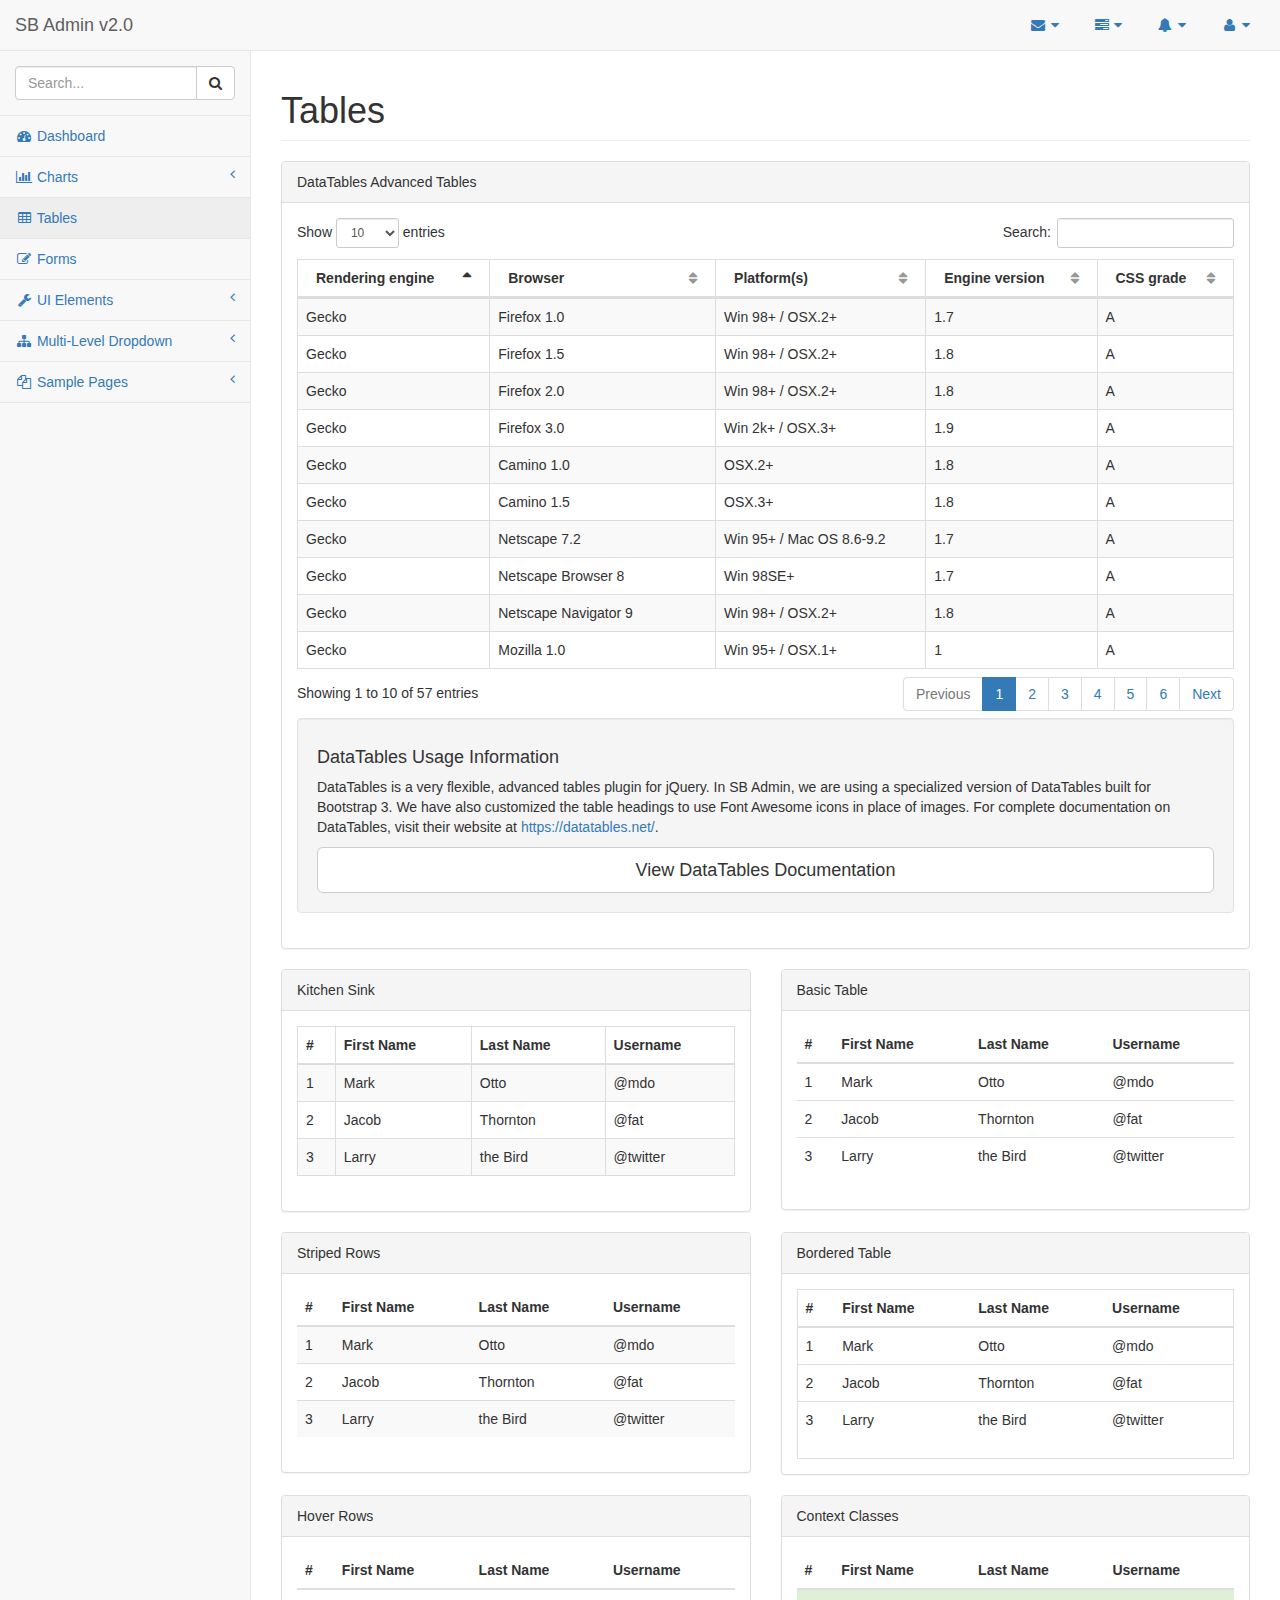
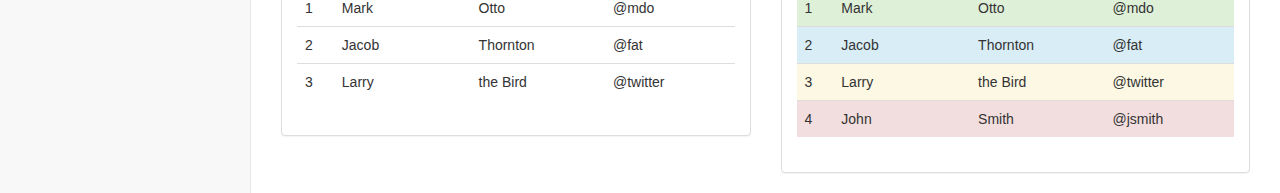
<file: pages/tables.html>
<!DOCTYPE html>
<html lang="en">

<head>

    <meta charset="utf-8">
    <meta http-equiv="X-UA-Compatible" content="IE=edge">
    <meta name="viewport" content="width=device-width, initial-scale=1">
    <meta name="description" content="">
    <meta name="author" content="">

    <title>SB Admin 2 - Bootstrap Admin Theme</title>

    <!-- Bootstrap Core CSS -->
    <link href="../vendor/bootstrap/css/bootstrap.min.css" rel="stylesheet">

    <!-- MetisMenu CSS -->
    <link href="../vendor/metisMenu/metisMenu.min.css" rel="stylesheet">

    <!-- DataTables CSS -->
    <link href="../vendor/datatables-plugins/dataTables.bootstrap.css" rel="stylesheet">

    <!-- DataTables Responsive CSS -->
    <link href="../vendor/datatables-responsive/dataTables.responsive.css" rel="stylesheet">

    <!-- Custom CSS -->
    <link href="../dist/css/sb-admin-2.css" rel="stylesheet">

    <!-- Custom Fonts -->
    <link href="../vendor/font-awesome/css/font-awesome.min.css" rel="stylesheet" type="text/css">

    <!-- HTML5 Shim and Respond.js IE8 support of HTML5 elements and media queries -->
    <!-- WARNING: Respond.js doesn't work if you view the page via file:// -->
    <!--[if lt IE 9]>
        <script src="https://oss.maxcdn.com/libs/html5shiv/3.7.0/html5shiv.js"></script>
        <script src="https://oss.maxcdn.com/libs/respond.js/1.4.2/respond.min.js"></script>
    <![endif]-->

</head>

<body>

    <div id="wrapper">

        <!-- Navigation -->
        <nav class="navbar navbar-default navbar-static-top" role="navigation" style="margin-bottom: 0">
            <div class="navbar-header">
                <button type="button" class="navbar-toggle" data-toggle="collapse" data-target=".navbar-collapse">
                    <span class="sr-only">Toggle navigation</span>
                    <span class="icon-bar"></span>
                    <span class="icon-bar"></span>
                    <span class="icon-bar"></span>
                </button>
                <a class="navbar-brand" href="index.html">SB Admin v2.0</a>
            </div>
            <!-- /.navbar-header -->

            <ul class="nav navbar-top-links navbar-right">
                <li class="dropdown">
                    <a class="dropdown-toggle" data-toggle="dropdown" href="#">
                        <i class="fa fa-envelope fa-fw"></i> <i class="fa fa-caret-down"></i>
                    </a>
                    <ul class="dropdown-menu dropdown-messages">
                        <li>
                            <a href="#">
                                <div>
                                    <strong>John Smith</strong>
                                    <span class="pull-right text-muted">
                                        <em>Yesterday</em>
                                    </span>
                                </div>
                                <div>Lorem ipsum dolor sit amet, consectetur adipiscing elit. Pellentesque eleifend...</div>
                            </a>
                        </li>
                        <li class="divider"></li>
                        <li>
                            <a href="#">
                                <div>
                                    <strong>John Smith</strong>
                                    <span class="pull-right text-muted">
                                        <em>Yesterday</em>
                                    </span>
                                </div>
                                <div>Lorem ipsum dolor sit amet, consectetur adipiscing elit. Pellentesque eleifend...</div>
                            </a>
                        </li>
                        <li class="divider"></li>
                        <li>
                            <a href="#">
                                <div>
                                    <strong>John Smith</strong>
                                    <span class="pull-right text-muted">
                                        <em>Yesterday</em>
                                    </span>
                                </div>
                                <div>Lorem ipsum dolor sit amet, consectetur adipiscing elit. Pellentesque eleifend...</div>
                            </a>
                        </li>
                        <li class="divider"></li>
                        <li>
                            <a class="text-center" href="#">
                                <strong>Read All Messages</strong>
                                <i class="fa fa-angle-right"></i>
                            </a>
                        </li>
                    </ul>
                    <!-- /.dropdown-messages -->
                </li>
                <!-- /.dropdown -->
                <li class="dropdown">
                    <a class="dropdown-toggle" data-toggle="dropdown" href="#">
                        <i class="fa fa-tasks fa-fw"></i> <i class="fa fa-caret-down"></i>
                    </a>
                    <ul class="dropdown-menu dropdown-tasks">
                        <li>
                            <a href="#">
                                <div>
                                    <p>
                                        <strong>Task 1</strong>
                                        <span class="pull-right text-muted">40% Complete</span>
                                    </p>
                                    <div class="progress progress-striped active">
                                        <div class="progress-bar progress-bar-success" role="progressbar" aria-valuenow="40" aria-valuemin="0" aria-valuemax="100" style="width: 40%">
                                            <span class="sr-only">40% Complete (success)</span>
                                        </div>
                                    </div>
                                </div>
                            </a>
                        </li>
                        <li class="divider"></li>
                        <li>
                            <a href="#">
                                <div>
                                    <p>
                                        <strong>Task 2</strong>
                                        <span class="pull-right text-muted">20% Complete</span>
                                    </p>
                                    <div class="progress progress-striped active">
                                        <div class="progress-bar progress-bar-info" role="progressbar" aria-valuenow="20" aria-valuemin="0" aria-valuemax="100" style="width: 20%">
                                            <span class="sr-only">20% Complete</span>
                                        </div>
                                    </div>
                                </div>
                            </a>
                        </li>
                        <li class="divider"></li>
                        <li>
                            <a href="#">
                                <div>
                                    <p>
                                        <strong>Task 3</strong>
                                        <span class="pull-right text-muted">60% Complete</span>
                                    </p>
                                    <div class="progress progress-striped active">
                                        <div class="progress-bar progress-bar-warning" role="progressbar" aria-valuenow="60" aria-valuemin="0" aria-valuemax="100" style="width: 60%">
                                            <span class="sr-only">60% Complete (warning)</span>
                                        </div>
                                    </div>
                                </div>
                            </a>
                        </li>
                        <li class="divider"></li>
                        <li>
                            <a href="#">
                                <div>
                                    <p>
                                        <strong>Task 4</strong>
                                        <span class="pull-right text-muted">80% Complete</span>
                                    </p>
                                    <div class="progress progress-striped active">
                                        <div class="progress-bar progress-bar-danger" role="progressbar" aria-valuenow="80" aria-valuemin="0" aria-valuemax="100" style="width: 80%">
                                            <span class="sr-only">80% Complete (danger)</span>
                                        </div>
                                    </div>
                                </div>
                            </a>
                        </li>
                        <li class="divider"></li>
                        <li>
                            <a class="text-center" href="#">
                                <strong>See All Tasks</strong>
                                <i class="fa fa-angle-right"></i>
                            </a>
                        </li>
                    </ul>
                    <!-- /.dropdown-tasks -->
                </li>
                <!-- /.dropdown -->
                <li class="dropdown">
                    <a class="dropdown-toggle" data-toggle="dropdown" href="#">
                        <i class="fa fa-bell fa-fw"></i> <i class="fa fa-caret-down"></i>
                    </a>
                    <ul class="dropdown-menu dropdown-alerts">
                        <li>
                            <a href="#">
                                <div>
                                    <i class="fa fa-comment fa-fw"></i> New Comment
                                    <span class="pull-right text-muted small">4 minutes ago</span>
                                </div>
                            </a>
                        </li>
                        <li class="divider"></li>
                        <li>
                            <a href="#">
                                <div>
                                    <i class="fa fa-twitter fa-fw"></i> 3 New Followers
                                    <span class="pull-right text-muted small">12 minutes ago</span>
                                </div>
                            </a>
                        </li>
                        <li class="divider"></li>
                        <li>
                            <a href="#">
                                <div>
                                    <i class="fa fa-envelope fa-fw"></i> Message Sent
                                    <span class="pull-right text-muted small">4 minutes ago</span>
                                </div>
                            </a>
                        </li>
                        <li class="divider"></li>
                        <li>
                            <a href="#">
                                <div>
                                    <i class="fa fa-tasks fa-fw"></i> New Task
                                    <span class="pull-right text-muted small">4 minutes ago</span>
                                </div>
                            </a>
                        </li>
                        <li class="divider"></li>
                        <li>
                            <a href="#">
                                <div>
                                    <i class="fa fa-upload fa-fw"></i> Server Rebooted
                                    <span class="pull-right text-muted small">4 minutes ago</span>
                                </div>
                            </a>
                        </li>
                        <li class="divider"></li>
                        <li>
                            <a class="text-center" href="#">
                                <strong>See All Alerts</strong>
                                <i class="fa fa-angle-right"></i>
                            </a>
                        </li>
                    </ul>
                    <!-- /.dropdown-alerts -->
                </li>
                <!-- /.dropdown -->
                <li class="dropdown">
                    <a class="dropdown-toggle" data-toggle="dropdown" href="#">
                        <i class="fa fa-user fa-fw"></i> <i class="fa fa-caret-down"></i>
                    </a>
                    <ul class="dropdown-menu dropdown-user">
                        <li><a href="#"><i class="fa fa-user fa-fw"></i> User Profile</a>
                        </li>
                        <li><a href="#"><i class="fa fa-gear fa-fw"></i> Settings</a>
                        </li>
                        <li class="divider"></li>
                        <li><a href="login.html"><i class="fa fa-sign-out fa-fw"></i> Logout</a>
                        </li>
                    </ul>
                    <!-- /.dropdown-user -->
                </li>
                <!-- /.dropdown -->
            </ul>
            <!-- /.navbar-top-links -->

            <div class="navbar-default sidebar" role="navigation">
                <div class="sidebar-nav navbar-collapse">
                    <ul class="nav" id="side-menu">
                        <li class="sidebar-search">
                            <div class="input-group custom-search-form">
                                <input type="text" class="form-control" placeholder="Search...">
                                <span class="input-group-btn">
                                <button class="btn btn-default" type="button">
                                    <i class="fa fa-search"></i>
                                </button>
                            </span>
                            </div>
                            <!-- /input-group -->
                        </li>
                        <li>
                            <a href="index.html"><i class="fa fa-dashboard fa-fw"></i> Dashboard</a>
                        </li>
                        <li>
                            <a href="#"><i class="fa fa-bar-chart-o fa-fw"></i> Charts<span class="fa arrow"></span></a>
                            <ul class="nav nav-second-level">
                                <li>
                                    <a href="flot.html">Flot Charts</a>
                                </li>
                                <li>
                                    <a href="morris.html">Morris.js Charts</a>
                                </li>
                            </ul>
                            <!-- /.nav-second-level -->
                        </li>
                        <li>
                            <a href="tables.html"><i class="fa fa-table fa-fw"></i> Tables</a>
                        </li>
                        <li>
                            <a href="forms.html"><i class="fa fa-edit fa-fw"></i> Forms</a>
                        </li>
                        <li>
                            <a href="#"><i class="fa fa-wrench fa-fw"></i> UI Elements<span class="fa arrow"></span></a>
                            <ul class="nav nav-second-level">
                                <li>
                                    <a href="panels-wells.html">Panels and Wells</a>
                                </li>
                                <li>
                                    <a href="buttons.html">Buttons</a>
                                </li>
                                <li>
                                    <a href="notifications.html">Notifications</a>
                                </li>
                                <li>
                                    <a href="typography.html">Typography</a>
                                </li>
                                <li>
                                    <a href="icons.html"> Icons</a>
                                </li>
                                <li>
                                    <a href="grid.html">Grid</a>
                                </li>
                            </ul>
                            <!-- /.nav-second-level -->
                        </li>
                        <li>
                            <a href="#"><i class="fa fa-sitemap fa-fw"></i> Multi-Level Dropdown<span class="fa arrow"></span></a>
                            <ul class="nav nav-second-level">
                                <li>
                                    <a href="#">Second Level Item</a>
                                </li>
                                <li>
                                    <a href="#">Second Level Item</a>
                                </li>
                                <li>
                                    <a href="#">Third Level <span class="fa arrow"></span></a>
                                    <ul class="nav nav-third-level">
                                        <li>
                                            <a href="#">Third Level Item</a>
                                        </li>
                                        <li>
                                            <a href="#">Third Level Item</a>
                                        </li>
                                        <li>
                                            <a href="#">Third Level Item</a>
                                        </li>
                                        <li>
                                            <a href="#">Third Level Item</a>
                                        </li>
                                    </ul>
                                    <!-- /.nav-third-level -->
                                </li>
                            </ul>
                            <!-- /.nav-second-level -->
                        </li>
                        <li>
                            <a href="#"><i class="fa fa-files-o fa-fw"></i> Sample Pages<span class="fa arrow"></span></a>
                            <ul class="nav nav-second-level">
                                <li>
                                    <a href="blank.html">Blank Page</a>
                                </li>
                                <li>
                                    <a href="login.html">Login Page</a>
                                </li>
                            </ul>
                            <!-- /.nav-second-level -->
                        </li>
                    </ul>
                </div>
                <!-- /.sidebar-collapse -->
            </div>
            <!-- /.navbar-static-side -->
        </nav>

        <div id="page-wrapper">
            <div class="row">
                <div class="col-lg-12">
                    <h1 class="page-header">Tables</h1>
                </div>
                <!-- /.col-lg-12 -->
            </div>
            <!-- /.row -->
            <div class="row">
                <div class="col-lg-12">
                    <div class="panel panel-default">
                        <div class="panel-heading">
                            DataTables Advanced Tables
                        </div>
                        <!-- /.panel-heading -->
                        <div class="panel-body">
                            <table width="100%" class="table table-striped table-bordered table-hover" id="dataTables-example">
                                <thead>
                                    <tr>
                                        <th>Rendering engine</th>
                                        <th>Browser</th>
                                        <th>Platform(s)</th>
                                        <th>Engine version</th>
                                        <th>CSS grade</th>
                                    </tr>
                                </thead>
                                <tbody>
                                    <tr class="odd gradeX">
                                        <td>Trident</td>
                                        <td>Internet Explorer 4.0</td>
                                        <td>Win 95+</td>
                                        <td class="center">4</td>
                                        <td class="center">X</td>
                                    </tr>
                                    <tr class="even gradeC">
                                        <td>Trident</td>
                                        <td>Internet Explorer 5.0</td>
                                        <td>Win 95+</td>
                                        <td class="center">5</td>
                                        <td class="center">C</td>
                                    </tr>
                                    <tr class="odd gradeA">
                                        <td>Trident</td>
                                        <td>Internet Explorer 5.5</td>
                                        <td>Win 95+</td>
                                        <td class="center">5.5</td>
                                        <td class="center">A</td>
                                    </tr>
                                    <tr class="even gradeA">
                                        <td>Trident</td>
                                        <td>Internet Explorer 6</td>
                                        <td>Win 98+</td>
                                        <td class="center">6</td>
                                        <td class="center">A</td>
                                    </tr>
                                    <tr class="odd gradeA">
                                        <td>Trident</td>
                                        <td>Internet Explorer 7</td>
                                        <td>Win XP SP2+</td>
                                        <td class="center">7</td>
                                        <td class="center">A</td>
                                    </tr>
                                    <tr class="even gradeA">
                                        <td>Trident</td>
                                        <td>AOL browser (AOL desktop)</td>
                                        <td>Win XP</td>
                                        <td class="center">6</td>
                                        <td class="center">A</td>
                                    </tr>
                                    <tr class="gradeA">
                                        <td>Gecko</td>
                                        <td>Firefox 1.0</td>
                                        <td>Win 98+ / OSX.2+</td>
                                        <td class="center">1.7</td>
                                        <td class="center">A</td>
                                    </tr>
                                    <tr class="gradeA">
                                        <td>Gecko</td>
                                        <td>Firefox 1.5</td>
                                        <td>Win 98+ / OSX.2+</td>
                                        <td class="center">1.8</td>
                                        <td class="center">A</td>
                                    </tr>
                                    <tr class="gradeA">
                                        <td>Gecko</td>
                                        <td>Firefox 2.0</td>
                                        <td>Win 98+ / OSX.2+</td>
                                        <td class="center">1.8</td>
                                        <td class="center">A</td>
                                    </tr>
                                    <tr class="gradeA">
                                        <td>Gecko</td>
                                        <td>Firefox 3.0</td>
                                        <td>Win 2k+ / OSX.3+</td>
                                        <td class="center">1.9</td>
                                        <td class="center">A</td>
                                    </tr>
                                    <tr class="gradeA">
                                        <td>Gecko</td>
                                        <td>Camino 1.0</td>
                                        <td>OSX.2+</td>
                                        <td class="center">1.8</td>
                                        <td class="center">A</td>
                                    </tr>
                                    <tr class="gradeA">
                                        <td>Gecko</td>
                                        <td>Camino 1.5</td>
                                        <td>OSX.3+</td>
                                        <td class="center">1.8</td>
                                        <td class="center">A</td>
                                    </tr>
                                    <tr class="gradeA">
                                        <td>Gecko</td>
                                        <td>Netscape 7.2</td>
                                        <td>Win 95+ / Mac OS 8.6-9.2</td>
                                        <td class="center">1.7</td>
                                        <td class="center">A</td>
                                    </tr>
                                    <tr class="gradeA">
                                        <td>Gecko</td>
                                        <td>Netscape Browser 8</td>
                                        <td>Win 98SE+</td>
                                        <td class="center">1.7</td>
                                        <td class="center">A</td>
                                    </tr>
                                    <tr class="gradeA">
                                        <td>Gecko</td>
                                        <td>Netscape Navigator 9</td>
                                        <td>Win 98+ / OSX.2+</td>
                                        <td class="center">1.8</td>
                                        <td class="center">A</td>
                                    </tr>
                                    <tr class="gradeA">
                                        <td>Gecko</td>
                                        <td>Mozilla 1.0</td>
                                        <td>Win 95+ / OSX.1+</td>
                                        <td class="center">1</td>
                                        <td class="center">A</td>
                                    </tr>
                                    <tr class="gradeA">
                                        <td>Gecko</td>
                                        <td>Mozilla 1.1</td>
                                        <td>Win 95+ / OSX.1+</td>
                                        <td class="center">1.1</td>
                                        <td class="center">A</td>
                                    </tr>
                                    <tr class="gradeA">
                                        <td>Gecko</td>
                                        <td>Mozilla 1.2</td>
                                        <td>Win 95+ / OSX.1+</td>
                                        <td class="center">1.2</td>
                                        <td class="center">A</td>
                                    </tr>
                                    <tr class="gradeA">
                                        <td>Gecko</td>
                                        <td>Mozilla 1.3</td>
                                        <td>Win 95+ / OSX.1+</td>
                                        <td class="center">1.3</td>
                                        <td class="center">A</td>
                                    </tr>
                                    <tr class="gradeA">
                                        <td>Gecko</td>
                                        <td>Mozilla 1.4</td>
                                        <td>Win 95+ / OSX.1+</td>
                                        <td class="center">1.4</td>
                                        <td class="center">A</td>
                                    </tr>
                                    <tr class="gradeA">
                                        <td>Gecko</td>
                                        <td>Mozilla 1.5</td>
                                        <td>Win 95+ / OSX.1+</td>
                                        <td class="center">1.5</td>
                                        <td class="center">A</td>
                                    </tr>
                                    <tr class="gradeA">
                                        <td>Gecko</td>
                                        <td>Mozilla 1.6</td>
                                        <td>Win 95+ / OSX.1+</td>
                                        <td class="center">1.6</td>
                                        <td class="center">A</td>
                                    </tr>
                                    <tr class="gradeA">
                                        <td>Gecko</td>
                                        <td>Mozilla 1.7</td>
                                        <td>Win 98+ / OSX.1+</td>
                                        <td class="center">1.7</td>
                                        <td class="center">A</td>
                                    </tr>
                                    <tr class="gradeA">
                                        <td>Gecko</td>
                                        <td>Mozilla 1.8</td>
                                        <td>Win 98+ / OSX.1+</td>
                                        <td class="center">1.8</td>
                                        <td class="center">A</td>
                                    </tr>
                                    <tr class="gradeA">
                                        <td>Gecko</td>
                                        <td>Seamonkey 1.1</td>
                                        <td>Win 98+ / OSX.2+</td>
                                        <td class="center">1.8</td>
                                        <td class="center">A</td>
                                    </tr>
                                    <tr class="gradeA">
                                        <td>Gecko</td>
                                        <td>Epiphany 2.20</td>
                                        <td>Gnome</td>
                                        <td class="center">1.8</td>
                                        <td class="center">A</td>
                                    </tr>
                                    <tr class="gradeA">
                                        <td>Webkit</td>
                                        <td>Safari 1.2</td>
                                        <td>OSX.3</td>
                                        <td class="center">125.5</td>
                                        <td class="center">A</td>
                                    </tr>
                                    <tr class="gradeA">
                                        <td>Webkit</td>
                                        <td>Safari 1.3</td>
                                        <td>OSX.3</td>
                                        <td class="center">312.8</td>
                                        <td class="center">A</td>
                                    </tr>
                                    <tr class="gradeA">
                                        <td>Webkit</td>
                                        <td>Safari 2.0</td>
                                        <td>OSX.4+</td>
                                        <td class="center">419.3</td>
                                        <td class="center">A</td>
                                    </tr>
                                    <tr class="gradeA">
                                        <td>Webkit</td>
                                        <td>Safari 3.0</td>
                                        <td>OSX.4+</td>
                                        <td class="center">522.1</td>
                                        <td class="center">A</td>
                                    </tr>
                                    <tr class="gradeA">
                                        <td>Webkit</td>
                                        <td>OmniWeb 5.5</td>
                                        <td>OSX.4+</td>
                                        <td class="center">420</td>
                                        <td class="center">A</td>
                                    </tr>
                                    <tr class="gradeA">
                                        <td>Webkit</td>
                                        <td>iPod Touch / iPhone</td>
                                        <td>iPod</td>
                                        <td class="center">420.1</td>
                                        <td class="center">A</td>
                                    </tr>
                                    <tr class="gradeA">
                                        <td>Webkit</td>
                                        <td>S60</td>
                                        <td>S60</td>
                                        <td class="center">413</td>
                                        <td class="center">A</td>
                                    </tr>
                                    <tr class="gradeA">
                                        <td>Presto</td>
                                        <td>Opera 7.0</td>
                                        <td>Win 95+ / OSX.1+</td>
                                        <td class="center">-</td>
                                        <td class="center">A</td>
                                    </tr>
                                    <tr class="gradeA">
                                        <td>Presto</td>
                                        <td>Opera 7.5</td>
                                        <td>Win 95+ / OSX.2+</td>
                                        <td class="center">-</td>
                                        <td class="center">A</td>
                                    </tr>
                                    <tr class="gradeA">
                                        <td>Presto</td>
                                        <td>Opera 8.0</td>
                                        <td>Win 95+ / OSX.2+</td>
                                        <td class="center">-</td>
                                        <td class="center">A</td>
                                    </tr>
                                    <tr class="gradeA">
                                        <td>Presto</td>
                                        <td>Opera 8.5</td>
                                        <td>Win 95+ / OSX.2+</td>
                                        <td class="center">-</td>
                                        <td class="center">A</td>
                                    </tr>
                                    <tr class="gradeA">
                                        <td>Presto</td>
                                        <td>Opera 9.0</td>
                                        <td>Win 95+ / OSX.3+</td>
                                        <td class="center">-</td>
                                        <td class="center">A</td>
                                    </tr>
                                    <tr class="gradeA">
                                        <td>Presto</td>
                                        <td>Opera 9.2</td>
                                        <td>Win 88+ / OSX.3+</td>
                                        <td class="center">-</td>
                                        <td class="center">A</td>
                                    </tr>
                                    <tr class="gradeA">
                                        <td>Presto</td>
                                        <td>Opera 9.5</td>
                                        <td>Win 88+ / OSX.3+</td>
                                        <td class="center">-</td>
                                        <td class="center">A</td>
                                    </tr>
                                    <tr class="gradeA">
                                        <td>Presto</td>
                                        <td>Opera for Wii</td>
                                        <td>Wii</td>
                                        <td class="center">-</td>
                                        <td class="center">A</td>
                                    </tr>
                                    <tr class="gradeA">
                                        <td>Presto</td>
                                        <td>Nokia N800</td>
                                        <td>N800</td>
                                        <td class="center">-</td>
                                        <td class="center">A</td>
                                    </tr>
                                    <tr class="gradeA">
                                        <td>Presto</td>
                                        <td>Nintendo DS browser</td>
                                        <td>Nintendo DS</td>
                                        <td class="center">8.5</td>
                                        <td class="center">C/A<sup>1</sup>
                                        </td>
                                    </tr>
                                    <tr class="gradeC">
                                        <td>KHTML</td>
                                        <td>Konqureror 3.1</td>
                                        <td>KDE 3.1</td>
                                        <td class="center">3.1</td>
                                        <td class="center">C</td>
                                    </tr>
                                    <tr class="gradeA">
                                        <td>KHTML</td>
                                        <td>Konqureror 3.3</td>
                                        <td>KDE 3.3</td>
                                        <td class="center">3.3</td>
                                        <td class="center">A</td>
                                    </tr>
                                    <tr class="gradeA">
                                        <td>KHTML</td>
                                        <td>Konqureror 3.5</td>
                                        <td>KDE 3.5</td>
                                        <td class="center">3.5</td>
                                        <td class="center">A</td>
                                    </tr>
                                    <tr class="gradeX">
                                        <td>Tasman</td>
                                        <td>Internet Explorer 4.5</td>
                                        <td>Mac OS 8-9</td>
                                        <td class="center">-</td>
                                        <td class="center">X</td>
                                    </tr>
                                    <tr class="gradeC">
                                        <td>Tasman</td>
                                        <td>Internet Explorer 5.1</td>
                                        <td>Mac OS 7.6-9</td>
                                        <td class="center">1</td>
                                        <td class="center">C</td>
                                    </tr>
                                    <tr class="gradeC">
                                        <td>Tasman</td>
                                        <td>Internet Explorer 5.2</td>
                                        <td>Mac OS 8-X</td>
                                        <td class="center">1</td>
                                        <td class="center">C</td>
                                    </tr>
                                    <tr class="gradeA">
                                        <td>Misc</td>
                                        <td>NetFront 3.1</td>
                                        <td>Embedded devices</td>
                                        <td class="center">-</td>
                                        <td class="center">C</td>
                                    </tr>
                                    <tr class="gradeA">
                                        <td>Misc</td>
                                        <td>NetFront 3.4</td>
                                        <td>Embedded devices</td>
                                        <td class="center">-</td>
                                        <td class="center">A</td>
                                    </tr>
                                    <tr class="gradeX">
                                        <td>Misc</td>
                                        <td>Dillo 0.8</td>
                                        <td>Embedded devices</td>
                                        <td class="center">-</td>
                                        <td class="center">X</td>
                                    </tr>
                                    <tr class="gradeX">
                                        <td>Misc</td>
                                        <td>Links</td>
                                        <td>Text only</td>
                                        <td class="center">-</td>
                                        <td class="center">X</td>
                                    </tr>
                                    <tr class="gradeX">
                                        <td>Misc</td>
                                        <td>Lynx</td>
                                        <td>Text only</td>
                                        <td class="center">-</td>
                                        <td class="center">X</td>
                                    </tr>
                                    <tr class="gradeC">
                                        <td>Misc</td>
                                        <td>IE Mobile</td>
                                        <td>Windows Mobile 6</td>
                                        <td class="center">-</td>
                                        <td class="center">C</td>
                                    </tr>
                                    <tr class="gradeC">
                                        <td>Misc</td>
                                        <td>PSP browser</td>
                                        <td>PSP</td>
                                        <td class="center">-</td>
                                        <td class="center">C</td>
                                    </tr>
                                    <tr class="gradeU">
                                        <td>Other browsers</td>
                                        <td>All others</td>
                                        <td>-</td>
                                        <td class="center">-</td>
                                        <td class="center">U</td>
                                    </tr>
                                </tbody>
                            </table>
                            <!-- /.table-responsive -->
                            <div class="well">
                                <h4>DataTables Usage Information</h4>
                                <p>DataTables is a very flexible, advanced tables plugin for jQuery. In SB Admin, we are using a specialized version of DataTables built for Bootstrap 3. We have also customized the table headings to use Font Awesome icons in place of images. For complete documentation on DataTables, visit their website at <a target="_blank" href="https://datatables.net/">https://datatables.net/</a>.</p>
                                <a class="btn btn-default btn-lg btn-block" target="_blank" href="https://datatables.net/">View DataTables Documentation</a>
                            </div>
                        </div>
                        <!-- /.panel-body -->
                    </div>
                    <!-- /.panel -->
                </div>
                <!-- /.col-lg-12 -->
            </div>
            <!-- /.row -->
            <div class="row">
                <div class="col-lg-6">
                    <div class="panel panel-default">
                        <div class="panel-heading">
                            Kitchen Sink
                        </div>
                        <!-- /.panel-heading -->
                        <div class="panel-body">
                            <div class="table-responsive">
                                <table class="table table-striped table-bordered table-hover">
                                    <thead>
                                        <tr>
                                            <th>#</th>
                                            <th>First Name</th>
                                            <th>Last Name</th>
                                            <th>Username</th>
                                        </tr>
                                    </thead>
                                    <tbody>
                                        <tr>
                                            <td>1</td>
                                            <td>Mark</td>
                                            <td>Otto</td>
                                            <td>@mdo</td>
                                        </tr>
                                        <tr>
                                            <td>2</td>
                                            <td>Jacob</td>
                                            <td>Thornton</td>
                                            <td>@fat</td>
                                        </tr>
                                        <tr>
                                            <td>3</td>
                                            <td>Larry</td>
                                            <td>the Bird</td>
                                            <td>@twitter</td>
                                        </tr>
                                    </tbody>
                                </table>
                            </div>
                            <!-- /.table-responsive -->
                        </div>
                        <!-- /.panel-body -->
                    </div>
                    <!-- /.panel -->
                </div>
                <!-- /.col-lg-6 -->
                <div class="col-lg-6">
                    <div class="panel panel-default">
                        <div class="panel-heading">
                            Basic Table
                        </div>
                        <!-- /.panel-heading -->
                        <div class="panel-body">
                            <div class="table-responsive">
                                <table class="table">
                                    <thead>
                                        <tr>
                                            <th>#</th>
                                            <th>First Name</th>
                                            <th>Last Name</th>
                                            <th>Username</th>
                                        </tr>
                                    </thead>
                                    <tbody>
                                        <tr>
                                            <td>1</td>
                                            <td>Mark</td>
                                            <td>Otto</td>
                                            <td>@mdo</td>
                                        </tr>
                                        <tr>
                                            <td>2</td>
                                            <td>Jacob</td>
                                            <td>Thornton</td>
                                            <td>@fat</td>
                                        </tr>
                                        <tr>
                                            <td>3</td>
                                            <td>Larry</td>
                                            <td>the Bird</td>
                                            <td>@twitter</td>
                                        </tr>
                                    </tbody>
                                </table>
                            </div>
                            <!-- /.table-responsive -->
                        </div>
                        <!-- /.panel-body -->
                    </div>
                    <!-- /.panel -->
                </div>
                <!-- /.col-lg-6 -->
            </div>
            <!-- /.row -->
            <div class="row">
                <div class="col-lg-6">
                    <div class="panel panel-default">
                        <div class="panel-heading">
                            Striped Rows
                        </div>
                        <!-- /.panel-heading -->
                        <div class="panel-body">
                            <div class="table-responsive">
                                <table class="table table-striped">
                                    <thead>
                                        <tr>
                                            <th>#</th>
                                            <th>First Name</th>
                                            <th>Last Name</th>
                                            <th>Username</th>
                                        </tr>
                                    </thead>
                                    <tbody>
                                        <tr>
                                            <td>1</td>
                                            <td>Mark</td>
                                            <td>Otto</td>
                                            <td>@mdo</td>
                                        </tr>
                                        <tr>
                                            <td>2</td>
                                            <td>Jacob</td>
                                            <td>Thornton</td>
                                            <td>@fat</td>
                                        </tr>
                                        <tr>
                                            <td>3</td>
                                            <td>Larry</td>
                                            <td>the Bird</td>
                                            <td>@twitter</td>
                                        </tr>
                                    </tbody>
                                </table>
                            </div>
                            <!-- /.table-responsive -->
                        </div>
                        <!-- /.panel-body -->
                    </div>
                    <!-- /.panel -->
                </div>
                <!-- /.col-lg-6 -->
                <div class="col-lg-6">
                    <div class="panel panel-default">
                        <div class="panel-heading">
                            Bordered Table
                        </div>
                        <!-- /.panel-heading -->
                        <div class="panel-body">
                            <div class="table-responsive table-bordered">
                                <table class="table">
                                    <thead>
                                        <tr>
                                            <th>#</th>
                                            <th>First Name</th>
                                            <th>Last Name</th>
                                            <th>Username</th>
                                        </tr>
                                    </thead>
                                    <tbody>
                                        <tr>
                                            <td>1</td>
                                            <td>Mark</td>
                                            <td>Otto</td>
                                            <td>@mdo</td>
                                        </tr>
                                        <tr>
                                            <td>2</td>
                                            <td>Jacob</td>
                                            <td>Thornton</td>
                                            <td>@fat</td>
                                        </tr>
                                        <tr>
                                            <td>3</td>
                                            <td>Larry</td>
                                            <td>the Bird</td>
                                            <td>@twitter</td>
                                        </tr>
                                    </tbody>
                                </table>
                            </div>
                            <!-- /.table-responsive -->
                        </div>
                        <!-- /.panel-body -->
                    </div>
                    <!-- /.panel -->
                </div>
                <!-- /.col-lg-6 -->
            </div>
            <!-- /.row -->
            <div class="row">
                <div class="col-lg-6">
                    <div class="panel panel-default">
                        <div class="panel-heading">
                            Hover Rows
                        </div>
                        <!-- /.panel-heading -->
                        <div class="panel-body">
                            <div class="table-responsive">
                                <table class="table table-hover">
                                    <thead>
                                        <tr>
                                            <th>#</th>
                                            <th>First Name</th>
                                            <th>Last Name</th>
                                            <th>Username</th>
                                        </tr>
                                    </thead>
                                    <tbody>
                                        <tr>
                                            <td>1</td>
                                            <td>Mark</td>
                                            <td>Otto</td>
                                            <td>@mdo</td>
                                        </tr>
                                        <tr>
                                            <td>2</td>
                                            <td>Jacob</td>
                                            <td>Thornton</td>
                                            <td>@fat</td>
                                        </tr>
                                        <tr>
                                            <td>3</td>
                                            <td>Larry</td>
                                            <td>the Bird</td>
                                            <td>@twitter</td>
                                        </tr>
                                    </tbody>
                                </table>
                            </div>
                            <!-- /.table-responsive -->
                        </div>
                        <!-- /.panel-body -->
                    </div>
                    <!-- /.panel -->
                </div>
                <!-- /.col-lg-6 -->
                <div class="col-lg-6">
                    <div class="panel panel-default">
                        <div class="panel-heading">
                            Context Classes
                        </div>
                        <!-- /.panel-heading -->
                        <div class="panel-body">
                            <div class="table-responsive">
                                <table class="table">
                                    <thead>
                                        <tr>
                                            <th>#</th>
                                            <th>First Name</th>
                                            <th>Last Name</th>
                                            <th>Username</th>
                                        </tr>
                                    </thead>
                                    <tbody>
                                        <tr class="success">
                                            <td>1</td>
                                            <td>Mark</td>
                                            <td>Otto</td>
                                            <td>@mdo</td>
                                        </tr>
                                        <tr class="info">
                                            <td>2</td>
                                            <td>Jacob</td>
                                            <td>Thornton</td>
                                            <td>@fat</td>
                                        </tr>
                                        <tr class="warning">
                                            <td>3</td>
                                            <td>Larry</td>
                                            <td>the Bird</td>
                                            <td>@twitter</td>
                                        </tr>
                                        <tr class="danger">
                                            <td>4</td>
                                            <td>John</td>
                                            <td>Smith</td>
                                            <td>@jsmith</td>
                                        </tr>
                                    </tbody>
                                </table>
                            </div>
                            <!-- /.table-responsive -->
                        </div>
                        <!-- /.panel-body -->
                    </div>
                    <!-- /.panel -->
                </div>
                <!-- /.col-lg-6 -->
            </div>
            <!-- /.row -->
        </div>
        <!-- /#page-wrapper -->

    </div>
    <!-- /#wrapper -->

    <!-- jQuery -->
    <script src="../vendor/jquery/jquery.min.js"></script>

    <!-- Bootstrap Core JavaScript -->
    <script src="../vendor/bootstrap/js/bootstrap.min.js"></script>

    <!-- Metis Menu Plugin JavaScript -->
    <script src="../vendor/metisMenu/metisMenu.min.js"></script>

    <!-- DataTables JavaScript -->
    <script src="../vendor/datatables/js/jquery.dataTables.min.js"></script>
    <script src="../vendor/datatables-plugins/dataTables.bootstrap.min.js"></script>
    <script src="../vendor/datatables-responsive/dataTables.responsive.js"></script>

    <!-- Custom Theme JavaScript -->
    <script src="../dist/js/sb-admin-2.js"></script>

    <!-- Page-Level Demo Scripts - Tables - Use for reference -->
    <script>
    $(document).ready(function() {
        $('#dataTables-example').DataTable({
            responsive: true
        });
    });
    </script>

</body>

</html>
</file>
<file: vendor/morrisjs/morris.css>
.morris-hover{position:absolute;z-index:1000}.morris-hover.morris-default-style{border-radius:10px;padding:6px;color:#666;background:rgba(255,255,255,0.8);border:solid 2px rgba(230,230,230,0.8);font-family:sans-serif;font-size:12px;text-align:center}.morris-hover.morris-default-style .morris-hover-row-label{font-weight:bold;margin:0.25em 0}
.morris-hover.morris-default-style .morris-hover-point{white-space:nowrap;margin:0.1em 0}
</file>
<file: vendor/datatables-responsive/dataTables.responsive.css>
table.dataTable.dtr-inline.collapsed > tbody > tr > td:first-child,
table.dataTable.dtr-inline.collapsed > tbody > tr > th:first-child {
  position: relative;
  padding-left: 30px;
  cursor: pointer;
}
table.dataTable.dtr-inline.collapsed > tbody > tr > td:first-child:before,
table.dataTable.dtr-inline.collapsed > tbody > tr > th:first-child:before {
  top: 8px;
  left: 4px;
  height: 16px;
  width: 16px;
  display: block;
  position: absolute;
  color: white;
  border: 2px solid white;
  border-radius: 16px;
  text-align: center;
  line-height: 14px;
  box-shadow: 0 0 3px #444;
  box-sizing: content-box;
  content: '+';
  background-color: #31b131;
}
table.dataTable.dtr-inline.collapsed > tbody > tr > td:first-child.dataTables_empty:before,
table.dataTable.dtr-inline.collapsed > tbody > tr > th:first-child.dataTables_empty:before {
  display: none;
}
table.dataTable.dtr-inline.collapsed > tbody > tr.parent > td:first-child:before,
table.dataTable.dtr-inline.collapsed > tbody > tr.parent > th:first-child:before {
  content: '-';
  background-color: #d33333;
}
table.dataTable.dtr-inline.collapsed > tbody > tr.child td:before {
  display: none;
}
table.dataTable.dtr-inline.collapsed.compact > tbody > tr > td:first-child,
table.dataTable.dtr-inline.collapsed.compact > tbody > tr > th:first-child {
  padding-left: 27px;
}
table.dataTable.dtr-inline.collapsed.compact > tbody > tr > td:first-child:before,
table.dataTable.dtr-inline.collapsed.compact > tbody > tr > th:first-child:before {
  top: 5px;
  left: 4px;
  height: 14px;
  width: 14px;
  border-radius: 14px;
  line-height: 12px;
}
table.dataTable.dtr-column > tbody > tr > td.control,
table.dataTable.dtr-column > tbody > tr > th.control {
  position: relative;
  cursor: pointer;
}
table.dataTable.dtr-column > tbody > tr > td.control:before,
table.dataTable.dtr-column > tbody > tr > th.control:before {
  top: 50%;
  left: 50%;
  height: 16px;
  width: 16px;
  margin-top: -10px;
  margin-left: -10px;
  display: block;
  position: absolute;
  color: white;
  border: 2px solid white;
  border-radius: 16px;
  text-align: center;
  line-height: 14px;
  box-shadow: 0 0 3px #444;
  box-sizing: content-box;
  content: '+';
  background-color: #31b131;
}
table.dataTable.dtr-column > tbody > tr.parent td.control:before,
table.dataTable.dtr-column > tbody > tr.parent th.control:before {
  content: '-';
  background-color: #d33333;
}
table.dataTable > tbody > tr.child {
  padding: 0.5em 1em;
}
table.dataTable > tbody > tr.child:hover {
  background: transparent !important;
}
table.dataTable > tbody > tr.child ul {
  display: inline-block;
  list-style-type: none;
  margin: 0;
  padding: 0;
}
table.dataTable > tbody > tr.child ul li {
  border-bottom: 1px solid #efefef;
  padding: 0.5em 0;
}
table.dataTable > tbody > tr.child ul li:first-child {
  padding-top: 0;
}
table.dataTable > tbody > tr.child ul li:last-child {
  border-bottom: none;
}
table.dataTable > tbody > tr.child span.dtr-title {
  display: inline-block;
  min-width: 75px;
  font-weight: bold;
}
</file>
<file: vendor/metisMenu/metisMenu.min.css>
/*
 * metismenu - v1.1.3
 * Easy menu jQuery plugin for Twitter Bootstrap 3
 * https://github.com/onokumus/metisMenu
 *
 * Made by Osman Nuri Okumus
 * Under MIT License
 */

.arrow{float:right;line-height:1.42857}.glyphicon.arrow:before{content:"\e079"}.active>a>.glyphicon.arrow:before{content:"\e114"}.fa.arrow:before{content:"\f104"}.active>a>.fa.arrow:before{content:"\f107"}.plus-times{float:right}.fa.plus-times:before{content:"\f067"}.active>a>.fa.plus-times{filter:progid:DXImageTransform.Microsoft.BasicImage(rotation=1);-webkit-transform:rotate(45deg);-moz-transform:rotate(45deg);-ms-transform:rotate(45deg);-o-transform:rotate(45deg);transform:rotate(45deg)}.plus-minus{float:right}.fa.plus-minus:before{content:"\f067"}.active>a>.fa.plus-minus:before{content:"\f068"}
</file>
<file: dist/css/sb-admin-2.css>
/*!
 * Start Bootstrap - SB Admin 2 v3.3.7+1 (http://startbootstrap.com/template-overviews/sb-admin-2)
 * Copyright 2013-2016 Start Bootstrap
 * Licensed under MIT (https://github.com/BlackrockDigital/startbootstrap/blob/gh-pages/LICENSE)
 */
body {
  background-color: #f8f8f8;
}
#wrapper {
  width: 100%;
}
#page-wrapper {
  padding: 0 15px;
  min-height: 568px;
  background-color: white;
}
@media (min-width: 768px) {
  #page-wrapper {
    position: inherit;
    margin: 0 0 0 250px;
    padding: 0 30px;
    border-left: 1px solid #e7e7e7;
  }
}
.navbar-top-links {
  margin-right: 0;
}
.navbar-top-links li {
  display: inline-block;
}
.navbar-top-links li:last-child {
  margin-right: 15px;
}
.navbar-top-links li a {
  padding: 15px;
  min-height: 50px;
}
.navbar-top-links .dropdown-menu li {
  display: block;
}
.navbar-top-links .dropdown-menu li:last-child {
  margin-right: 0;
}
.navbar-top-links .dropdown-menu li a {
  padding: 3px 20px;
  min-height: 0;
}
.navbar-top-links .dropdown-menu li a div {
  white-space: normal;
}
.navbar-top-links .dropdown-messages,
.navbar-top-links .dropdown-tasks,
.navbar-top-links .dropdown-alerts {
  width: 310px;
  min-width: 0;
}
.navbar-top-links .dropdown-messages {
  margin-left: 5px;
}
.navbar-top-links .dropdown-tasks {
  margin-left: -59px;
}
.navbar-top-links .dropdown-alerts {
  margin-left: -123px;
}
.navbar-top-links .dropdown-user {
  right: 0;
  left: auto;
}
.sidebar .sidebar-nav.navbar-collapse {
  padding-left: 0;
  padding-right: 0;
}
.sidebar .sidebar-search {
  padding: 15px;
}
.sidebar ul li {
  border-bottom: 1px solid #e7e7e7;
}
.sidebar ul li a.active {
  background-color: #eeeeee;
}
.sidebar .arrow {
  float: right;
}
.sidebar .fa.arrow:before {
  content: "\f104";
}
.sidebar .active > a > .fa.arrow:before {
  content: "\f107";
}
.sidebar .nav-second-level li,
.sidebar .nav-third-level li {
  border-bottom: none !important;
}
.sidebar .nav-second-level li a {
  padding-left: 37px;
}
.sidebar .nav-third-level li a {
  padding-left: 52px;
}
@media (min-width: 768px) {
  .sidebar {
    z-index: 1;
    position: absolute;
    width: 250px;
    margin-top: 51px;
  }
  .navbar-top-links .dropdown-messages,
  .navbar-top-links .dropdown-tasks,
  .navbar-top-links .dropdown-alerts {
    margin-left: auto;
  }
}
.btn-outline {
  color: inherit;
  background-color: transparent;
  transition: all .5s;
}
.btn-primary.btn-outline {
  color: #428bca;
}
.btn-success.btn-outline {
  color: #5cb85c;
}
.btn-info.btn-outline {
  color: #5bc0de;
}
.btn-warning.btn-outline {
  color: #f0ad4e;
}
.btn-danger.btn-outline {
  color: #d9534f;
}
.btn-primary.btn-outline:hover,
.btn-success.btn-outline:hover,
.btn-info.btn-outline:hover,
.btn-warning.btn-outline:hover,
.btn-danger.btn-outline:hover {
  color: white;
}
.chat {
  margin: 0;
  padding: 0;
  list-style: none;
}
.chat li {
  margin-bottom: 10px;
  padding-bottom: 5px;
  border-bottom: 1px dotted #999999;
}
.chat li.left .chat-body {
  margin-left: 60px;
}
.chat li.right .chat-body {
  margin-right: 60px;
}
.chat li .chat-body p {
  margin: 0;
}
.panel .slidedown .glyphicon,
.chat .glyphicon {
  margin-right: 5px;
}
.chat-panel .panel-body {
  height: 350px;
  overflow-y: scroll;
}
.login-panel {
  margin-top: 25%;
}
.flot-chart {
  display: block;
  height: 400px;
}
.flot-chart-content {
  width: 100%;
  height: 100%;
}
table.dataTable thead .sorting,
table.dataTable thead .sorting_asc,
table.dataTable thead .sorting_desc,
table.dataTable thead .sorting_asc_disabled,
table.dataTable thead .sorting_desc_disabled {
  background: transparent;
}
table.dataTable thead .sorting_asc:after {
  content: "\f0de";
  float: right;
  font-family: fontawesome;
}
table.dataTable thead .sorting_desc:after {
  content: "\f0dd";
  float: right;
  font-family: fontawesome;
}
table.dataTable thead .sorting:after {
  content: "\f0dc";
  float: right;
  font-family: fontawesome;
  color: rgba(50, 50, 50, 0.5);
}
.btn-circle {
  width: 30px;
  height: 30px;
  padding: 6px 0;
  border-radius: 15px;
  text-align: center;
  font-size: 12px;
  line-height: 1.428571429;
}
.btn-circle.btn-lg {
  width: 50px;
  height: 50px;
  padding: 10px 16px;
  border-radius: 25px;
  font-size: 18px;
  line-height: 1.33;
}
.btn-circle.btn-xl {
  width: 70px;
  height: 70px;
  padding: 10px 16px;
  border-radius: 35px;
  font-size: 24px;
  line-height: 1.33;
}
.show-grid [class^="col-"] {
  padding-top: 10px;
  padding-bottom: 10px;
  border: 1px solid #ddd;
  background-color: #eee !important;
}
.show-grid {
  margin: 15px 0;
}
.huge {
  font-size: 40px;
}
.panel-green {
  border-color: #5cb85c;
}
.panel-green > .panel-heading {
  border-color: #5cb85c;
  color: white;
  background-color: #5cb85c;
}
.panel-green > a {
  color: #5cb85c;
}
.panel-green > a:hover {
  color: #3d8b3d;
}
.panel-red {
  border-color: #d9534f;
}
.panel-red > .panel-heading {
  border-color: #d9534f;
  color: white;
  background-color: #d9534f;
}
.panel-red > a {
  color: #d9534f;
}
.panel-red > a:hover {
  color: #b52b27;
}
.panel-yellow {
  border-color: #f0ad4e;
}
.panel-yellow > .panel-heading {
  border-color: #f0ad4e;
  color: white;
  background-color: #f0ad4e;
}
.panel-yellow > a {
  color: #f0ad4e;
}
.panel-yellow > a:hover {
  color: #df8a13;
}
.timeline {
  position: relative;
  padding: 20px 0 20px;
  list-style: none;
}
.timeline:before {
  content: " ";
  position: absolute;
  top: 0;
  bottom: 0;
  left: 50%;
  width: 3px;
  margin-left: -1.5px;
  background-color: #eeeeee;
}
.timeline > li {
  position: relative;
  margin-bottom: 20px;
}
.timeline > li:before,
.timeline > li:after {
  content: " ";
  display: table;
}
.timeline > li:after {
  clear: both;
}
.timeline > li:before,
.timeline > li:after {
  content: " ";
  display: table;
}
.timeline > li:after {
  clear: both;
}
.timeline > li > .timeline-panel {
  float: left;
  position: relative;
  width: 46%;
  padding: 20px;
  border: 1px solid #d4d4d4;
  border-radius: 2px;
  -webkit-box-shadow: 0 1px 6px rgba(0, 0, 0, 0.175);
  box-shadow: 0 1px 6px rgba(0, 0, 0, 0.175);
}
.timeline > li > .timeline-panel:before {
  content: " ";
  display: inline-block;
  position: absolute;
  top: 26px;
  right: -15px;
  border-top: 15px solid transparent;
  border-right: 0 solid #ccc;
  border-bottom: 15px solid transparent;
  border-left: 15px solid #ccc;
}
.timeline > li > .timeline-panel:after {
  content: " ";
  display: inline-block;
  position: absolute;
  top: 27px;
  right: -14px;
  border-top: 14px solid transparent;
  border-right: 0 solid #fff;
  border-bottom: 14px solid transparent;
  border-left: 14px solid #fff;
}
.timeline > li > .timeline-badge {
  z-index: 100;
  position: absolute;
  top: 16px;
  left: 50%;
  width: 50px;
  height: 50px;
  margin-left: -25px;
  border-radius: 50% 50% 50% 50%;
  text-align: center;
  font-size: 1.4em;
  line-height: 50px;
  color: #fff;
  background-color: #999999;
}
.timeline > li.timeline-inverted > .timeline-panel {
  float: right;
}
.timeline > li.timeline-inverted > .timeline-panel:before {
  right: auto;
  left: -15px;
  border-right-width: 15px;
  border-left-width: 0;
}
.timeline > li.timeline-inverted > .timeline-panel:after {
  right: auto;
  left: -14px;
  border-right-width: 14px;
  border-left-width: 0;
}
.timeline-badge.primary {
  background-color: #2e6da4 !important;
}
.timeline-badge.success {
  background-color: #3f903f !important;
}
.timeline-badge.warning {
  background-color: #f0ad4e !important;
}
.timeline-badge.danger {
  background-color: #d9534f !important;
}
.timeline-badge.info {
  background-color: #5bc0de !important;
}
.timeline-title {
  margin-top: 0;
  color: inherit;
}
.timeline-body > p,
.timeline-body > ul {
  margin-bottom: 0;
}
.timeline-body > p + p {
  margin-top: 5px;
}
@media (max-width: 767px) {
  ul.timeline:before {
    left: 40px;
  }
  ul.timeline > li > .timeline-panel {
    width: calc(10%);
    width: -moz-calc(10%);
    width: -webkit-calc(10%);
  }
  ul.timeline > li > .timeline-badge {
    top: 16px;
    left: 15px;
    margin-left: 0;
  }
  ul.timeline > li > .timeline-panel {
    float: right;
  }
  ul.timeline > li > .timeline-panel:before {
    right: auto;
    left: -15px;
    border-right-width: 15px;
    border-left-width: 0;
  }
  ul.timeline > li > .timeline-panel:after {
    right: auto;
    left: -14px;
    border-right-width: 14px;
    border-left-width: 0;
  }
}
</file>
